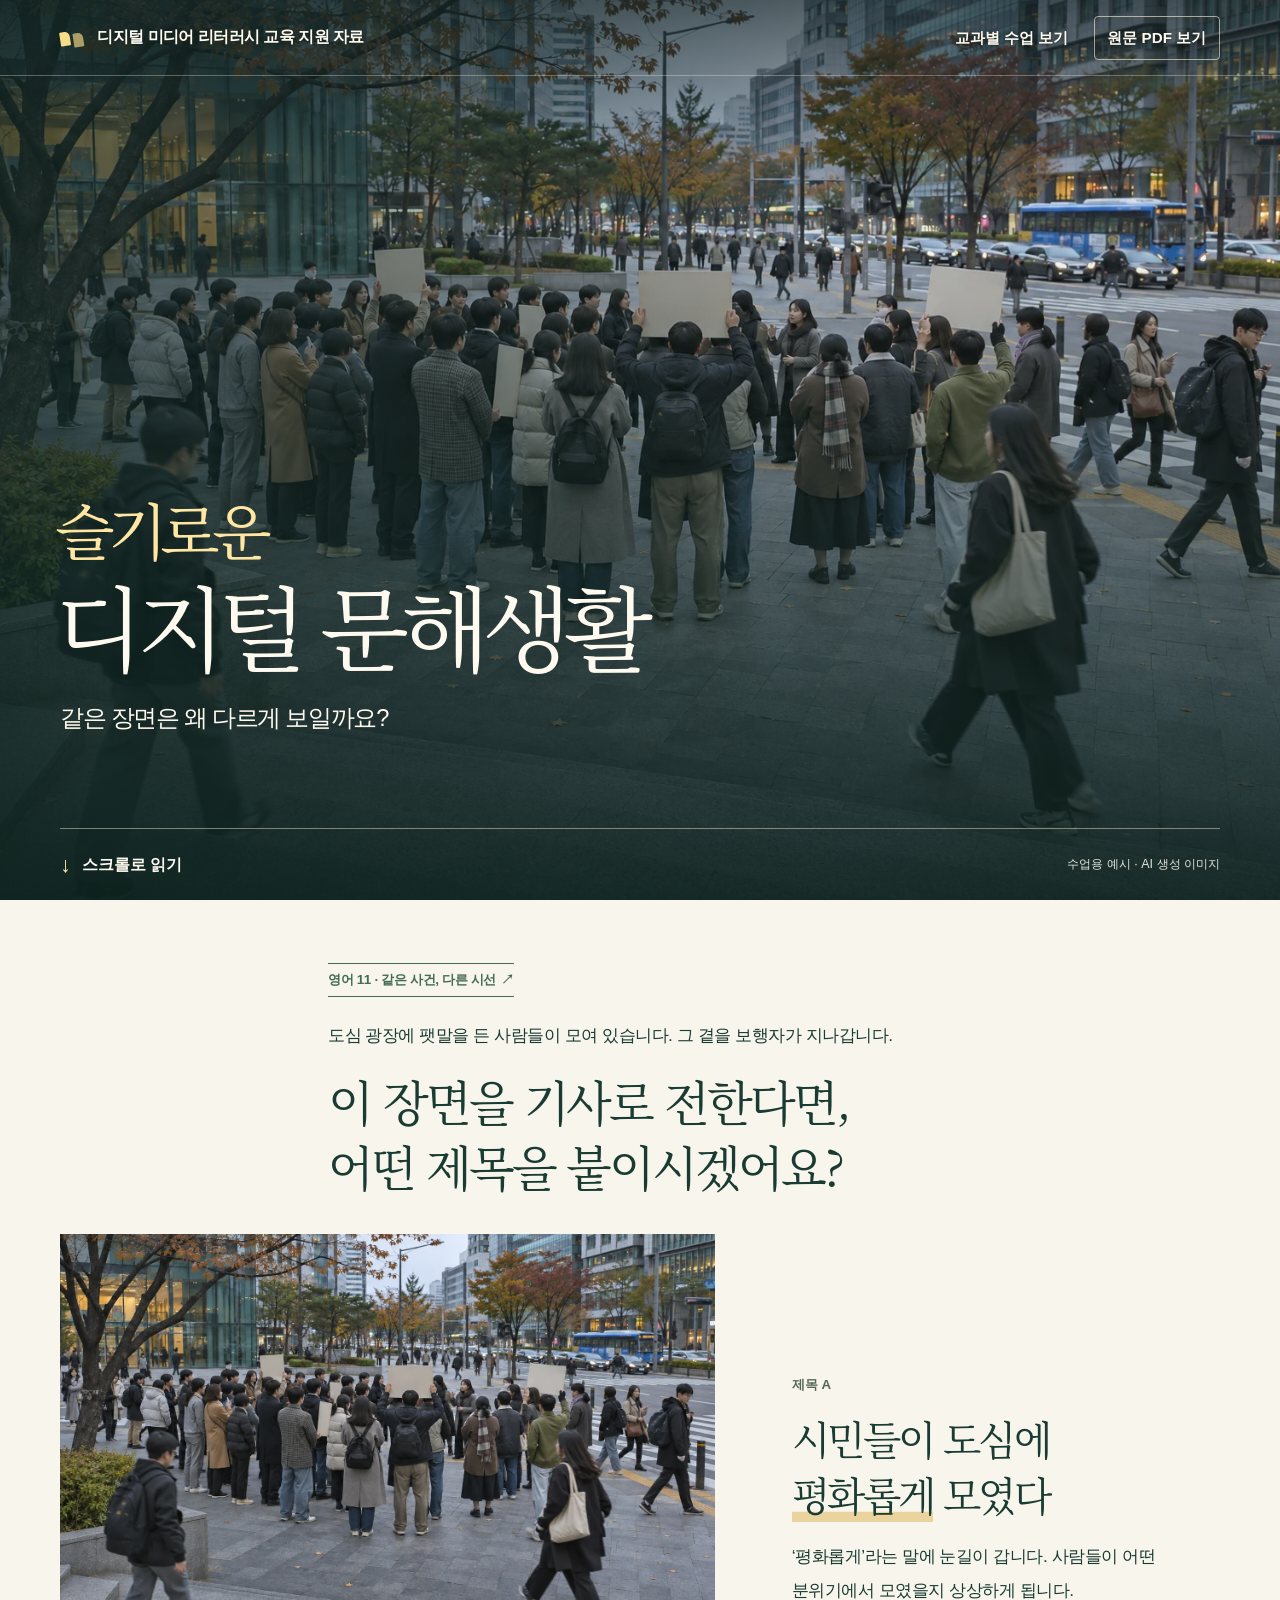
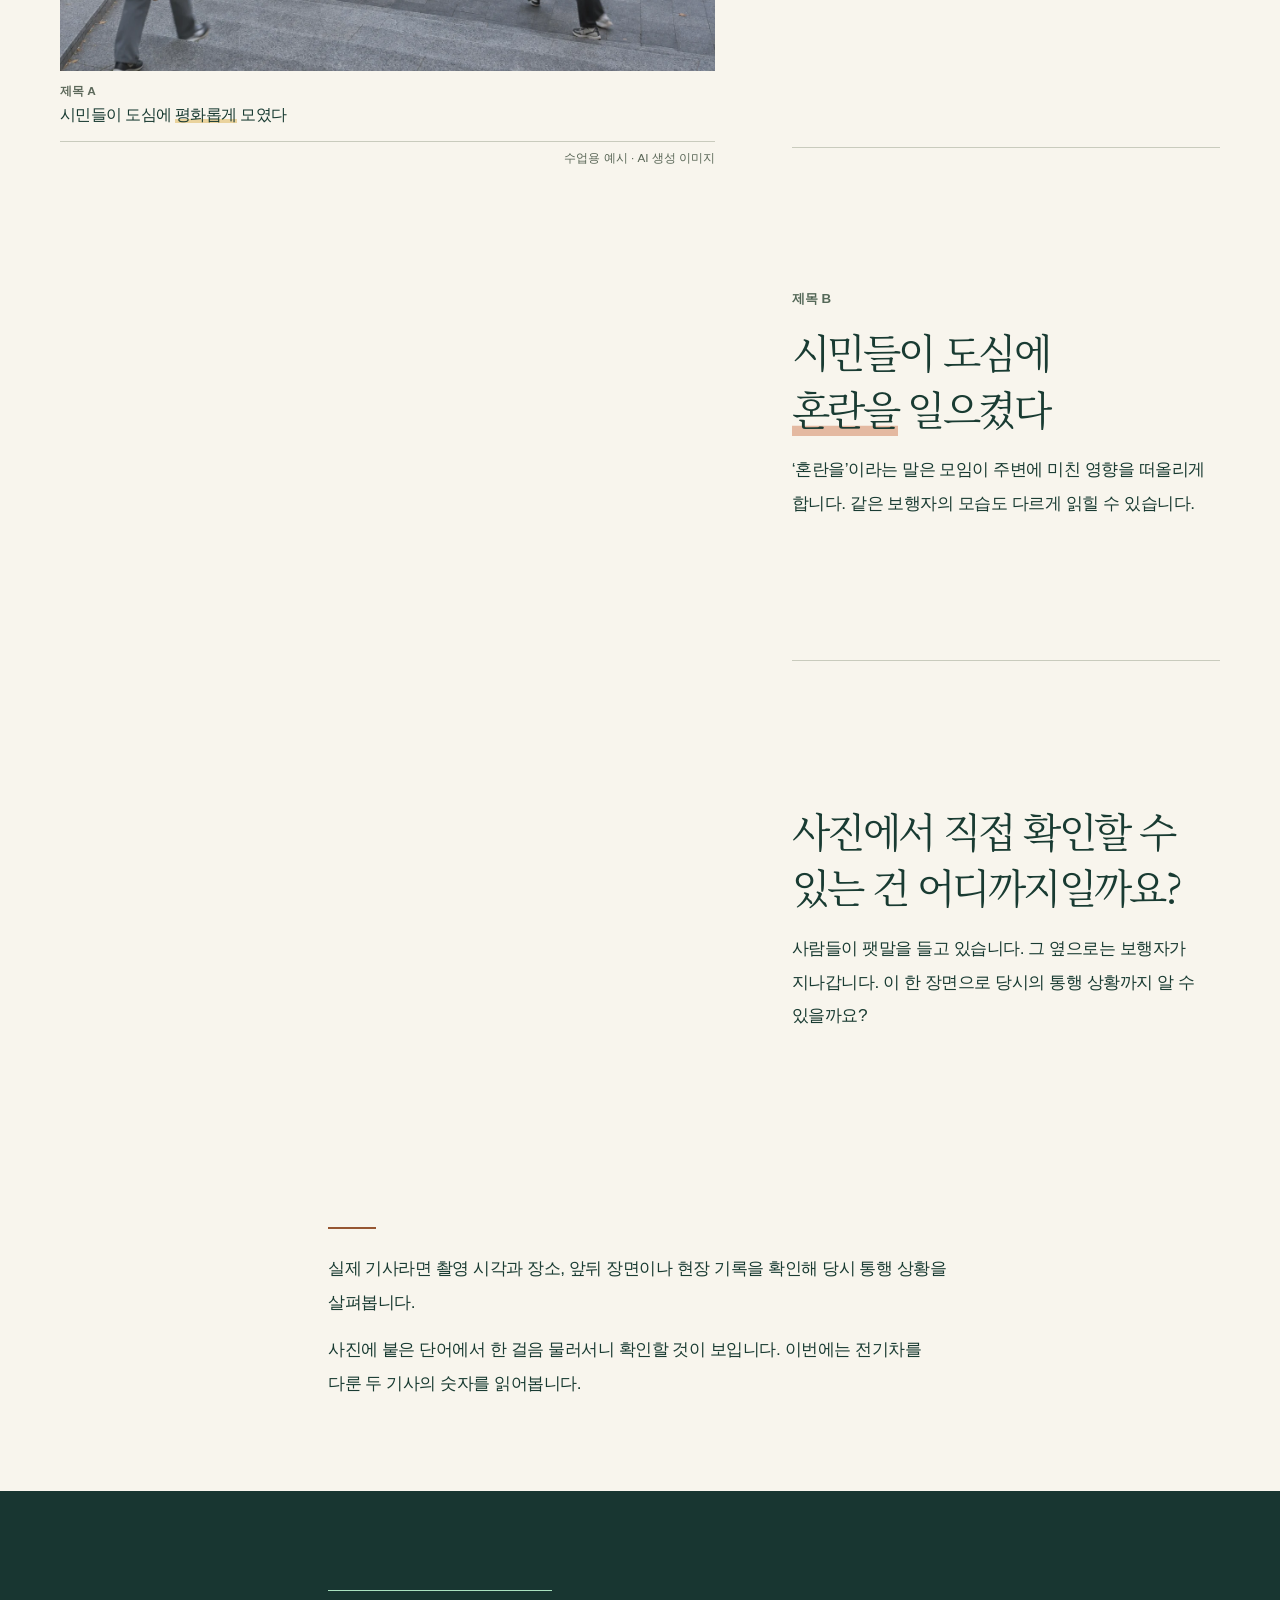
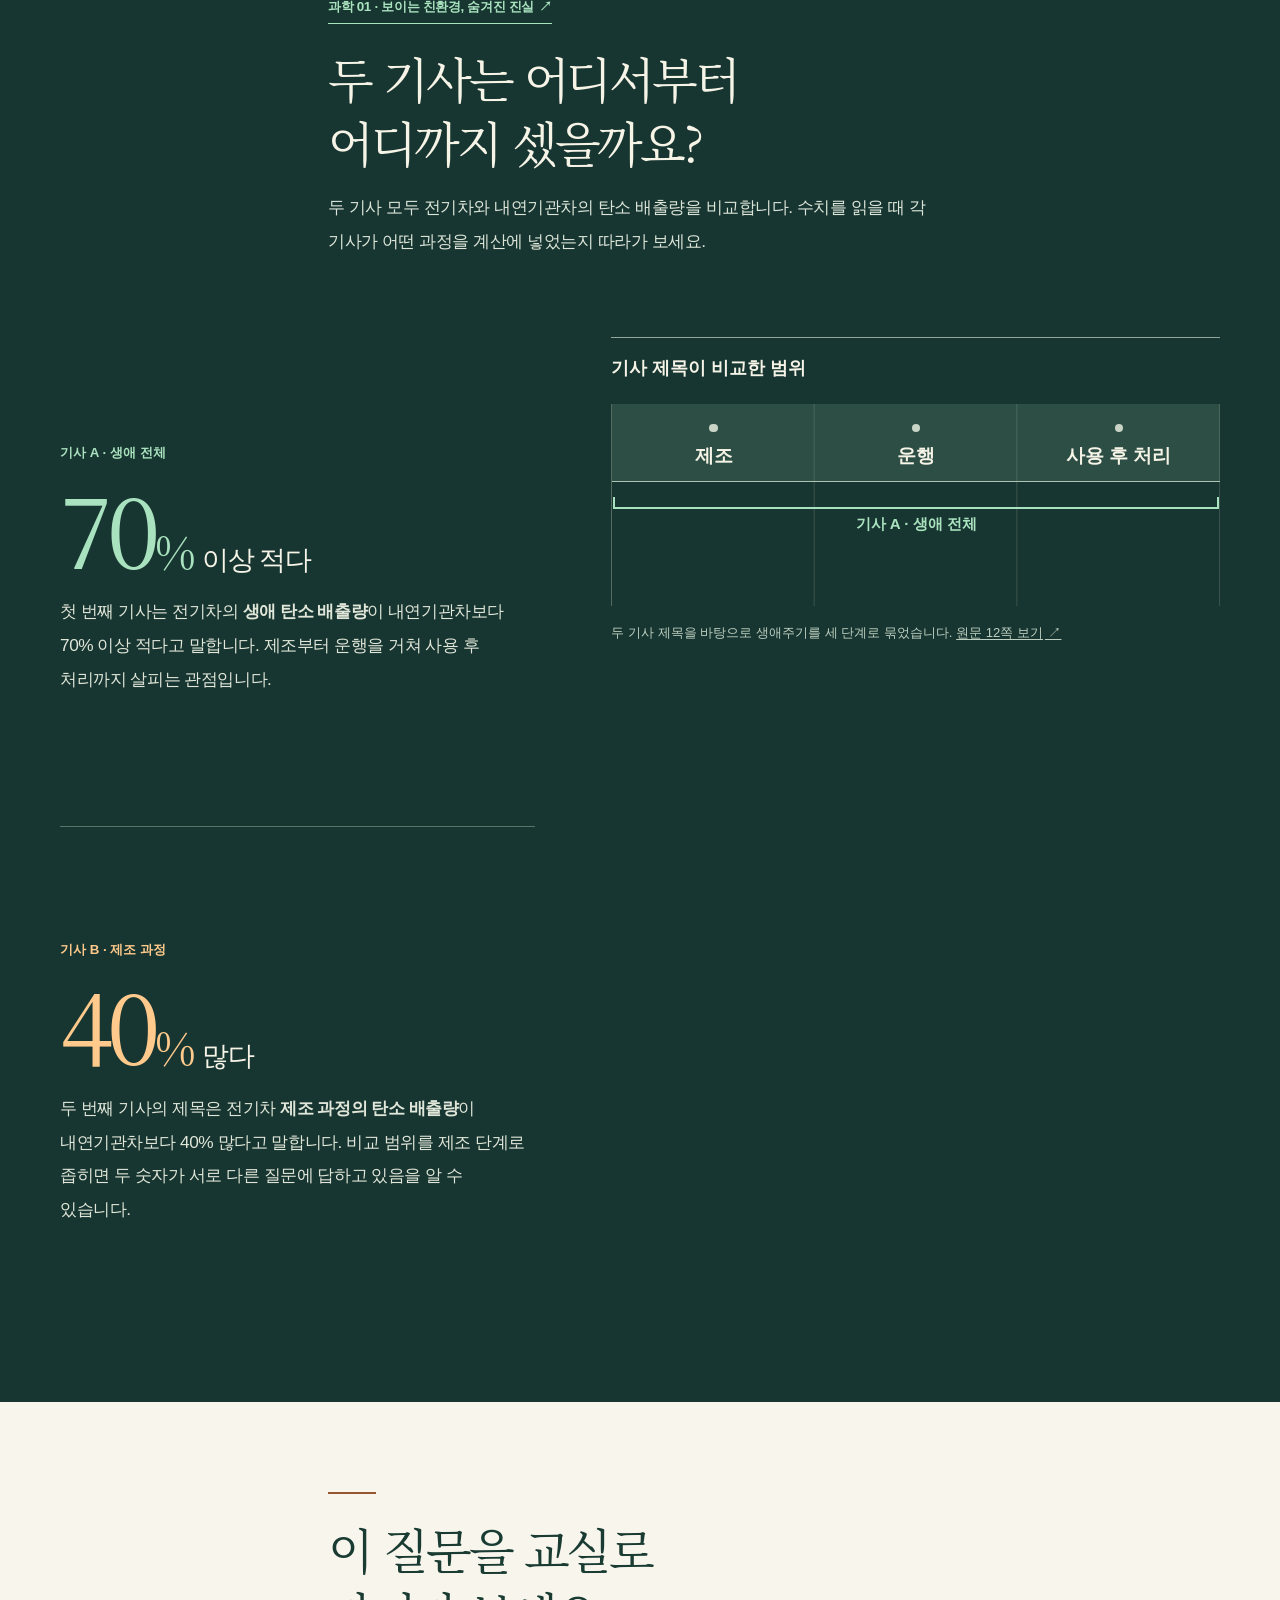
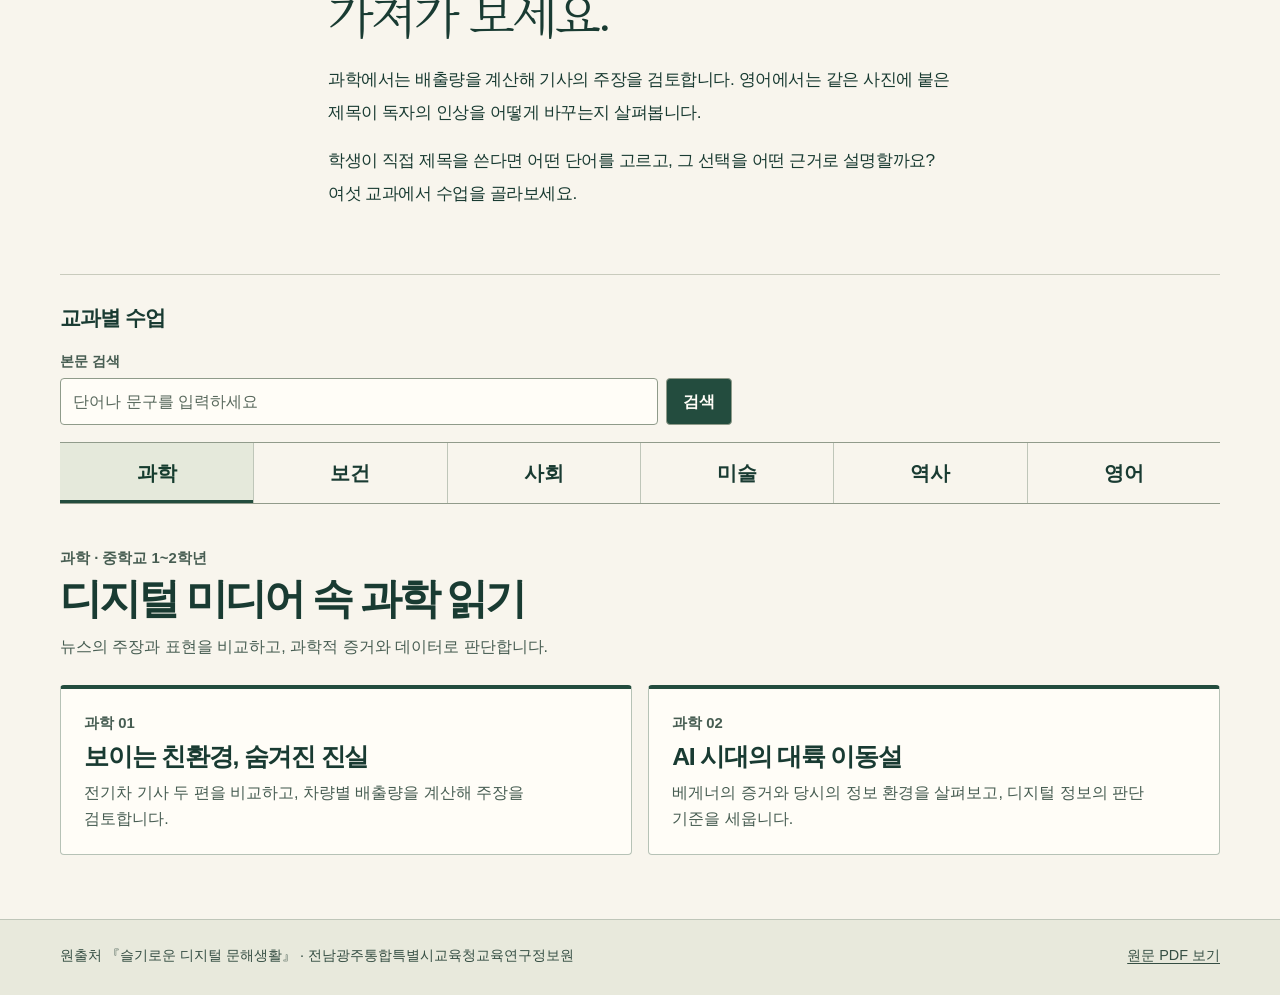
<file: index.html>
<!doctype html>
<html lang="ko">
<head>
  <meta charset="utf-8">
  <meta name="viewport" content="width=device-width, initial-scale=1">
  <meta name="theme-color" content="#152925">
  <meta name="description" content="과학·보건·사회·미술·역사·영어 6개 교과의 디지털 미디어 리터러시 수업 12편.">
  <title>슬기로운 디지털 문해생활</title>
  <link rel="stylesheet" href="assets/style.css">
  <link rel="stylesheet" href="assets/story.css?v=3">
  <link rel="stylesheet" href="assets/search.css?v=3">
  <link rel="preload" as="image" href="assets/hero.webp">
  <link rel="preload" as="font" href="assets/fonts/myeongjo.woff" type="font/woff" crossorigin>
  <script src="assets/site.js?v=3" defer></script>
  <script src="assets/search-index.js?v=3" defer></script>
  <script src="assets/search.js?v=3" defer></script>
</head>
<body class="webzine">
<a class="skip-link" href="#subjects">교과별 수업으로 이동</a>
<header class="cover" aria-labelledby="cover-title">
  <img class="cover-image" src="assets/hero.webp" width="1536" height="1024"
       alt="도심 광장에 팻말을 든 사람들이 모여 있고, 그 곁을 보행자가 지나간다." fetchpriority="high">
  <div class="cover-shade" aria-hidden="true"></div>
  <div class="cover-veil" aria-hidden="true"></div>
  <div class="site-header">
    <div class="shell header-row">
      <a class="brand" href="index.html"><span class="brand-mark" aria-hidden="true"></span>디지털 미디어 리터러시 교육 지원 자료</a>
      <nav class="header-links" aria-label="주 메뉴">
        <a href="#subjects">교과별 수업 보기</a>
        <a class="pdf-button" href="https://drive.google.com/file/d/1oHFbGTHitLCZoC8ndZX6Gexwn5Ip-Q_L/view?usp=drivesdk" target="_blank" rel="noopener noreferrer">원문 PDF 보기</a>
      </nav>
    </div>
  </div>
  <div class="shell cover-copy" data-search-section="cover-title">
    <h1 class="display" id="cover-title"><span>슬기로운</span> 디지털 문해생활</h1>
    <p>같은 장면은 왜 다르게 보일까요?</p>
  </div>
  <div class="shell cover-foot">
    <a href="#opening" class="begin-reading"><span aria-hidden="true">↓</span> 스크롤로 읽기</a>
    <small>수업용 예시 · AI 생성 이미지</small>
  </div>
</header>

<main>
  <article aria-labelledby="cover-title">
    <section class="photo-chapter" aria-labelledby="photo-title" data-search-section="photo-title">
      <div class="reading-column chapter-intro" id="opening">
        <a class="lesson-ref" href="lessons/english-11.html">영어 11 · 같은 사건, 다른 시선<span aria-hidden="true"> ↗</span></a>
        <p>도심 광장에 팻말을 든 사람들이 모여 있습니다. 그 곁을 보행자가 지나갑니다.</p>
        <h2 class="display" id="photo-title">이 장면을 기사로 전한다면,<br>어떤 제목을 붙이시겠어요?</h2>
      </div>
      <div class="shell story-spread photo-spread" data-scroll-story>
        <figure class="story-visual photo-plate">
          <div class="photo-frame">
            <img src="assets/hero.webp" width="1536" height="1024"
                 alt="광장 가운데 사람들이 빈 팻말을 들고 서 있다. 오른쪽에는 횡단보도를 지나는 사람이 보인다.">
            <div class="photo-marks" aria-hidden="true">
              <span class="photo-mark placard"><span>팻말을 든 사람들</span></span>
              <span class="photo-mark passerby"><span>지나가는 보행자</span></span>
            </div>
          </div>
          <div class="caption-pair" aria-hidden="true">
            <div class="caption-a"><b>제목 A</b><span>시민들이 도심에 <em>평화롭게</em> 모였다</span></div>
            <div class="caption-b"><b>제목 B</b><span>시민들이 도심에 <em>혼란을</em> 일으켰다</span></div>
          </div>
          <figcaption>수업용 예시 · AI 생성 이미지</figcaption>
        </figure>
        <div class="story-text">
          <div class="story-step" data-step="title-a">
            <p class="step-label">제목 A</p>
            <blockquote class="display">시민들이 도심에 <em>평화롭게</em> 모였다</blockquote>
            <p>‘평화롭게’라는 말에 눈길이 갑니다. 사람들이 어떤 분위기에서 모였을지 상상하게 됩니다.</p>
          </div>
          <div class="story-step" data-step="title-b">
            <p class="step-label">제목 B</p>
            <blockquote class="display">시민들이 도심에 <em>혼란을</em> 일으켰다</blockquote>
            <p>‘혼란을’이라는 말은 모임이 주변에 미친 영향을 떠올리게 합니다. 같은 보행자의 모습도 다르게 읽힐 수 있습니다.</p>
          </div>
          <div class="story-step" data-step="evidence">
            <h3 class="display">사진에서 직접 확인할 수 있는 건 어디까지일까요?</h3>
            <p>사람들이 팻말을 들고 있습니다. 그 옆으로는 보행자가 지나갑니다. 이 한 장면으로 당시의 통행 상황까지 알 수 있을까요?</p>
          </div>
        </div>
      </div>
      <div class="reading-column bridge">
        <p>실제 기사라면 촬영 시각과 장소, 앞뒤 장면이나 현장 기록을 확인해 당시 통행 상황을 살펴봅니다.</p>
        <p>사진에 붙은 단어에서 한 걸음 물러서니 확인할 것이 보입니다. 이번에는 전기차를 다룬 두 기사의 숫자를 읽어봅니다.</p>
      </div>
    </section>

    <section class="science-chapter" aria-labelledby="scope-title" data-search-section="scope-title">
      <div class="reading-column chapter-intro">
        <a class="lesson-ref" href="lessons/science-01.html">과학 01 · 보이는 친환경, 숨겨진 진실<span aria-hidden="true"> ↗</span></a>
        <h2 class="display" id="scope-title">두 기사는 어디서부터<br>어디까지 셌을까요?</h2>
        <p>두 기사 모두 전기차와 내연기관차의 탄소 배출량을 비교합니다. 수치를 읽을 때 각 기사가 어떤 과정을 계산에 넣었는지 따라가 보세요.</p>
      </div>
      <div class="shell story-spread scope-spread" data-scroll-story>
        <figure class="story-visual scope-plate">
          <figcaption>기사 제목이 비교한 범위</figcaption>
          <div class="scope-chart" role="img" aria-label="기사 A는 제조, 운행, 사용 후 처리를 아우르는 생애 전체를 비교하고, 기사 B는 제조 과정만 비교합니다.">
            <div class="stage-track" aria-hidden="true">
              <span>제조</span><span>운행</span><span>사용 후 처리</span>
            </div>
            <div class="scope-range whole-life" aria-hidden="true"><span>기사 A · 생애 전체</span></div>
            <div class="scope-range manufacturing" aria-hidden="true"><span>기사 B · 제조 과정</span></div>
          </div>
          <p class="scope-source">두 기사 제목을 바탕으로 생애주기를 세 단계로 묶었습니다. <a href="https://drive.google.com/file/d/1oHFbGTHitLCZoC8ndZX6Gexwn5Ip-Q_L/view?usp=drivesdk#page=12" target="_blank" rel="noopener noreferrer">원문 12쪽 보기<span aria-hidden="true"> ↗</span></a></p>
        </figure>
        <div class="story-text">
          <div class="story-step" data-step="life">
            <p class="step-label">기사 A · 생애 전체</p>
            <blockquote><span class="claim-number display">70<small>%</small></span> <span class="claim-change">이상 적다</span></blockquote>
            <p>첫 번째 기사는 전기차의 <strong>생애 탄소 배출량</strong>이 내연기관차보다 70% 이상 적다고 말합니다. 제조부터 운행을 거쳐 사용 후 처리까지 살피는 관점입니다.</p>
          </div>
          <div class="story-step" data-step="manufacture">
            <p class="step-label">기사 B · 제조 과정</p>
            <blockquote><span class="claim-number display">40<small>%</small></span> <span class="claim-change">많다</span></blockquote>
            <p>두 번째 기사의 제목은 전기차 <strong>제조 과정의 탄소 배출량</strong>이 내연기관차보다 40% 많다고 말합니다. 비교 범위를 제조 단계로 좁히면 두 숫자가 서로 다른 질문에 답하고 있음을 알 수 있습니다.</p>
          </div>
        </div>
      </div>
    </section>

    <section class="reading-column classroom" aria-labelledby="classroom-title" data-search-section="classroom-title">
      <h2 class="display" id="classroom-title">이 질문을 교실로<br>가져가 보세요.</h2>
      <p>과학에서는 배출량을 계산해 기사의 주장을 검토합니다. 영어에서는 같은 사진에 붙은 제목이 독자의 인상을 어떻게 바꾸는지 살펴봅니다.</p>
      <p>학생이 직접 제목을 쓴다면 어떤 단어를 고르고, 그 선택을 어떤 근거로 설명할까요? 여섯 교과에서 수업을 골라보세요.</p>
    </section>
  </article>
  <section class="shell school-index" id="subjects" aria-labelledby="subjects-title">
    <h2 class="subject-label" id="subjects-title">교과별 수업</h2>
    <form class="lesson-search" role="search" aria-label="웹진 본문 검색" data-lesson-search hidden>
      <label for="search-query">본문 검색</label>
      <div class="search-field">
        <input id="search-query" name="q" type="search" placeholder="단어나 문구를 입력하세요"
               autocomplete="off" enterkeyhint="search">
        <button type="submit">검색</button>
      </div>
      <p class="search-status" role="status"></p>
    </form>
    <ul class="search-results" data-search-results aria-label="본문 검색 결과" hidden></ul>
    <nav class="subject-menu" aria-label="교과 선택" data-subject-menu>
      <a href="#science" data-subject="science" aria-controls="science">과학</a>
      <a href="#health" data-subject="health" aria-controls="health">보건</a>
      <a href="#social" data-subject="social" aria-controls="social">사회</a>
      <a href="#art" data-subject="art" aria-controls="art">미술</a>
      <a href="#history" data-subject="history" aria-controls="history">역사</a>
      <a href="#english" data-subject="english" aria-controls="english">영어</a>
    </nav>
    <section class="course" id="science" aria-labelledby="science-title" data-subject-panel>
      <p class="course-kicker">과학 · 중학교 1~2학년</p>
      <h3 id="science-title">디지털 미디어 속 과학 읽기</h3>
      <p class="course-description">뉴스의 주장과 표현을 비교하고, 과학적 증거와 데이터로 판단합니다.</p>
      <div class="project-grid">
        <a class="project-card" href="lessons/science-01.html">
          <span class="lesson-code">과학 01</span>
          <strong>보이는 친환경, 숨겨진 진실</strong>
          <p>전기차 기사 두 편을 비교하고, 차량별 배출량을 계산해 주장을 검토합니다.</p>
        </a>
        <a class="project-card" href="lessons/science-02.html">
          <span class="lesson-code">과학 02</span>
          <strong>AI 시대의 대륙 이동설</strong>
          <p>베게너의 증거와 당시의 정보 환경을 살펴보고, 디지털 정보의 판단 기준을 세웁니다.</p>
        </a>
      </div>
    </section>
    <section class="course" id="health" aria-labelledby="health-title" data-subject-panel>
      <p class="course-kicker">보건 · 중학교 2학년</p>
      <h3 id="health-title">건강 정보, 믿어도 될까</h3>
      <p class="course-description">건강·약물 정보의 신뢰성과 AI 이미지에 반영된 고정관념을 살펴봅니다.</p>
      <div class="project-grid">
        <a class="project-card" href="lessons/health-03.html">
          <span class="lesson-code">보건 03</span>
          <strong>AI 시대, 약물 정보를 읽는 힘을 기르다</strong>
          <p>AI 답변과 광고의 근거를 공공기관 자료와 대조하고, 건강정보를 검증하는 콘텐츠를 만듭니다.</p>
        </a>
        <a class="project-card" href="lessons/health-04.html">
          <span class="lesson-code">보건 04</span>
          <strong>AI가 보여주는 ‘나다움’은 진짜일까?</strong>
          <p>AI의 인물 이미지에서 반복되는 표현을 찾고, 다양성을 반영해 프롬프트를 고칩니다.</p>
        </a>
      </div>
    </section>
    <section class="course" id="social" aria-labelledby="social-title" data-subject-panel>
      <p class="course-kicker">사회 · 중학교 2~3학년</p>
      <h3 id="social-title">미디어가 만드는 여론</h3>
      <p class="course-description">지역에 대한 표현이 퍼지는 방식과 추천 화면이 정보를 고르는 방식을 탐구합니다.</p>
      <div class="project-grid">
        <a class="project-card" href="lessons/social-05.html">
          <span class="lesson-code">사회 05</span>
          <strong>우리 지역, 우리의 언어</strong>
          <p>지역 혐오 표현의 배경을 탐구하고, 존중하는 언어로 바꿔 쓰며 캠페인을 기획합니다.</p>
        </a>
        <a class="project-card" href="lessons/social-06.html">
          <span class="lesson-code">사회 06</span>
          <strong>알고리즘의 감옥</strong>
          <p>추천 콘텐츠가 어떻게 변하는지 관찰하고, 미디어 소비 습관을 기록해 성찰합니다.</p>
        </a>
      </div>
    </section>
    <section class="course" id="art" aria-labelledby="art-title" data-subject-panel>
      <p class="course-kicker">미술 · 중학교 1~3학년</p>
      <h3 id="art-title">이미지의 진실과 거짓</h3>
      <p class="course-description">AI 이미지와 추천 화면을 시각 언어로 읽고, 새로운 이미지와 데이터 자화상을 만듭니다.</p>
      <div class="project-grid">
        <a class="project-card" href="lessons/art-07.html">
          <span class="lesson-code">미술 07</span>
          <strong>AI는 왜 비슷한 이미지를 만들까?</strong>
          <p>여러 AI 이미지의 색·구도·상징을 비교하고, 다른 관점으로 미래 학교를 표현합니다.</p>
        </a>
        <a class="project-card" href="lessons/art-08.html">
          <span class="lesson-code">미술 08</span>
          <strong>보이는 나, 기록되는 나</strong>
          <p>검색·시청·반응이 남기는 흔적을 살피고, 색과 형태로 데이터 자화상을 만듭니다.</p>
        </a>
      </div>
    </section>
    <section class="course" id="history" aria-labelledby="history-title" data-subject-panel>
      <p class="course-kicker">역사 · 중학교 3학년~고등학교 1학년</p>
      <h3 id="history-title">과거를 둘러싼 디지털 기록</h3>
      <p class="course-description">역사 기사와 이미지의 출처·맥락을 살피고, 근거를 갖춰 바로잡거나 해설합니다.</p>
      <div class="project-grid">
        <a class="project-card" href="lessons/history-09.html">
          <span class="lesson-code">역사 09</span>
          <strong>역사 속 가짜 뉴스 바로잡기</strong>
          <p>4·19 혁명과 5·18 민주화운동 관련 보도를 사료와 대조하고 정정 콘텐츠를 만듭니다.</p>
        </a>
        <a class="project-card" href="lessons/history-10.html">
          <span class="lesson-code">역사 10</span>
          <strong>디지털 역사 이미지 바로 읽기</strong>
          <p>피난민 사진, 새마을운동 포스터, 5·18 이미지를 비교해 출처가 담긴 해설을 씁니다.</p>
        </a>
      </div>
    </section>
    <section class="course" id="english" aria-labelledby="english-title" data-subject-panel>
      <p class="course-kicker">영어 · 중학교 3학년~고등학교 1학년</p>
      <h3 id="english-title">영어로 읽는 디지털 세상</h3>
      <p class="course-description">영어 뉴스의 관점을 비교하고, 온라인에서 이견을 존중하며 표현하는 연습을 합니다.</p>
      <div class="project-grid">
        <a class="project-card" href="lessons/english-11.html">
          <span class="lesson-code">영어 11</span>
          <strong>같은 사건, 다른 시선</strong>
          <p>같은 사진에 붙은 두 제목을 읽고, 스마트폰 사용을 다룬 영어 기사의 관점을 비교합니다.</p>
        </a>
        <a class="project-card" href="lessons/english-12.html">
          <span class="lesson-code">영어 12</span>
          <strong>온라인 소통과 디지털 예절</strong>
          <p>영어 댓글을 존중의 표현으로 고쳐 쓰고, 온라인 토론방 역할극에서 연습합니다.</p>
        </a>
      </div>
    </section>
  </section>
</main>
<footer class="site-footer">
  <div class="shell footer-row">
    <p>원출처 『슬기로운 디지털 문해생활』 · 전남광주통합특별시교육청교육연구정보원</p>
    <a href="https://drive.google.com/file/d/1oHFbGTHitLCZoC8ndZX6Gexwn5Ip-Q_L/view?usp=drivesdk" target="_blank" rel="noopener noreferrer">원문 PDF 보기</a>
  </div>
</footer>
</body>
</html>
</file>
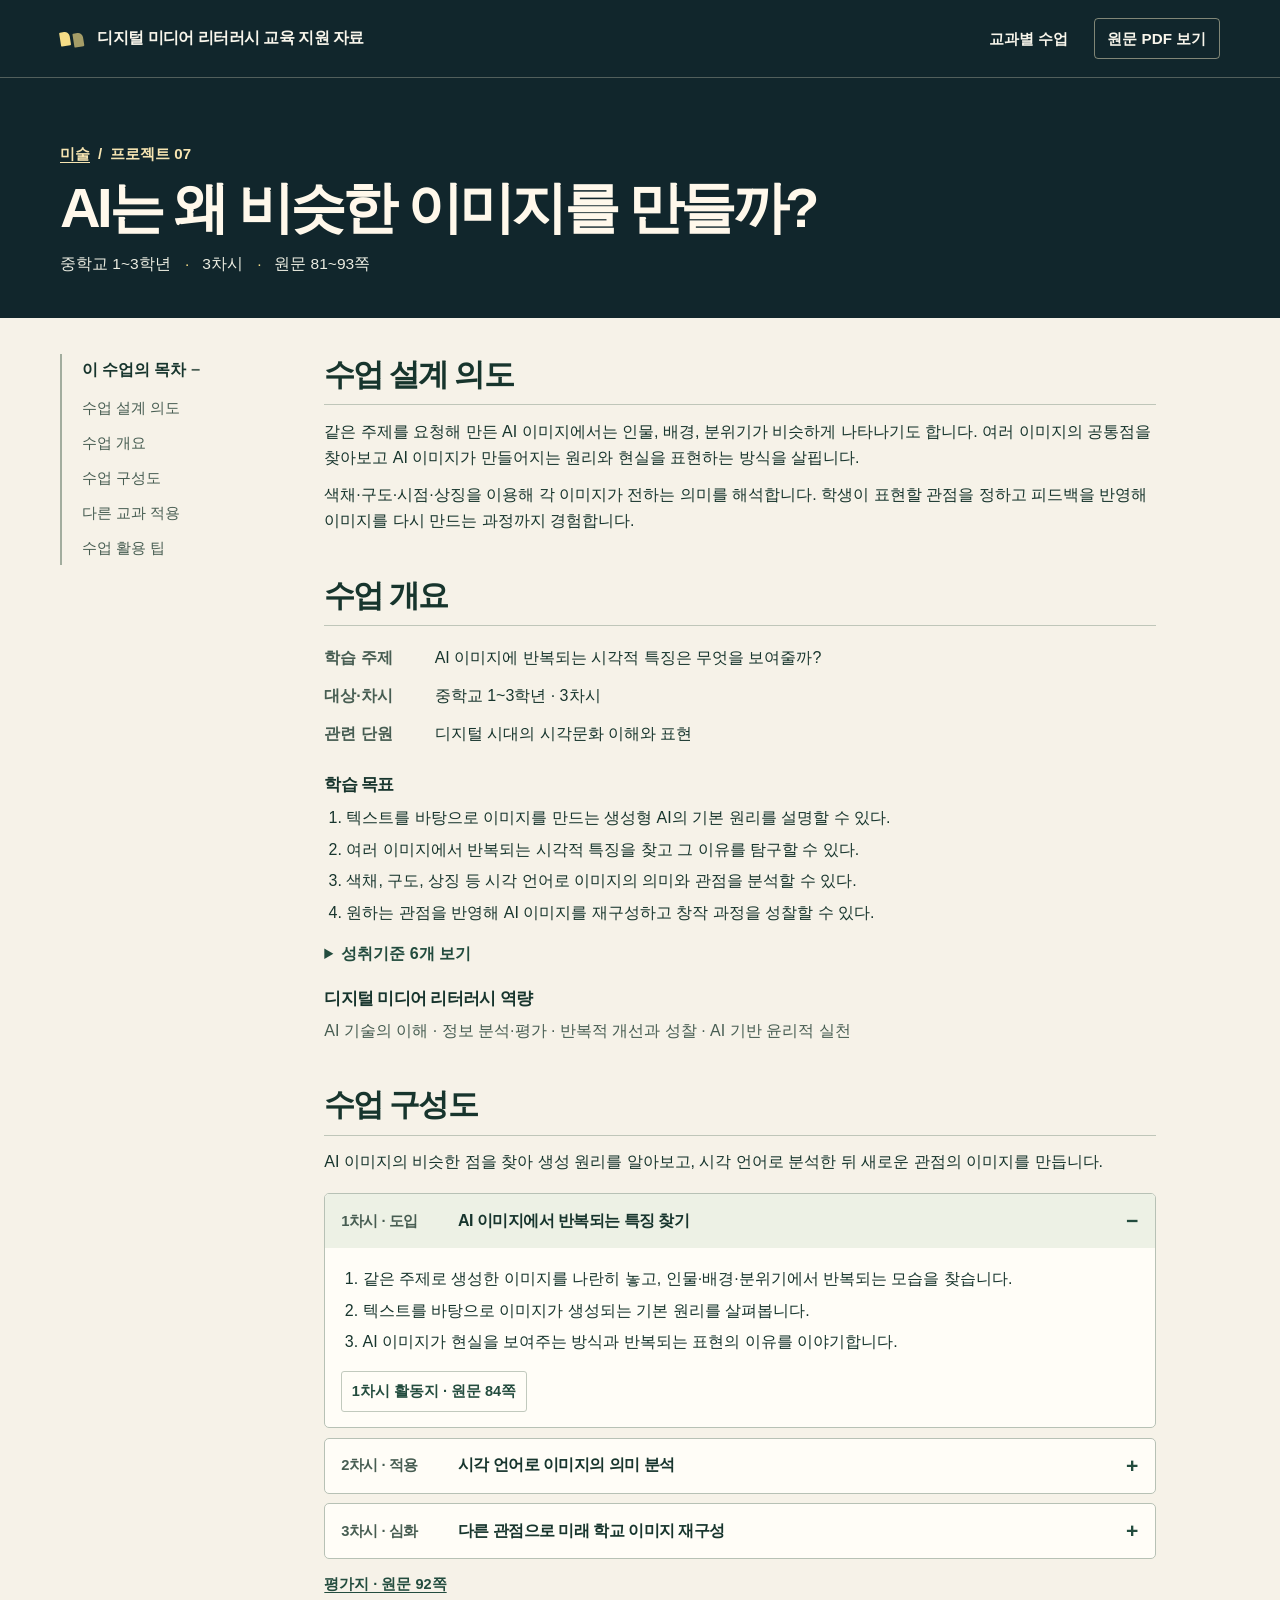
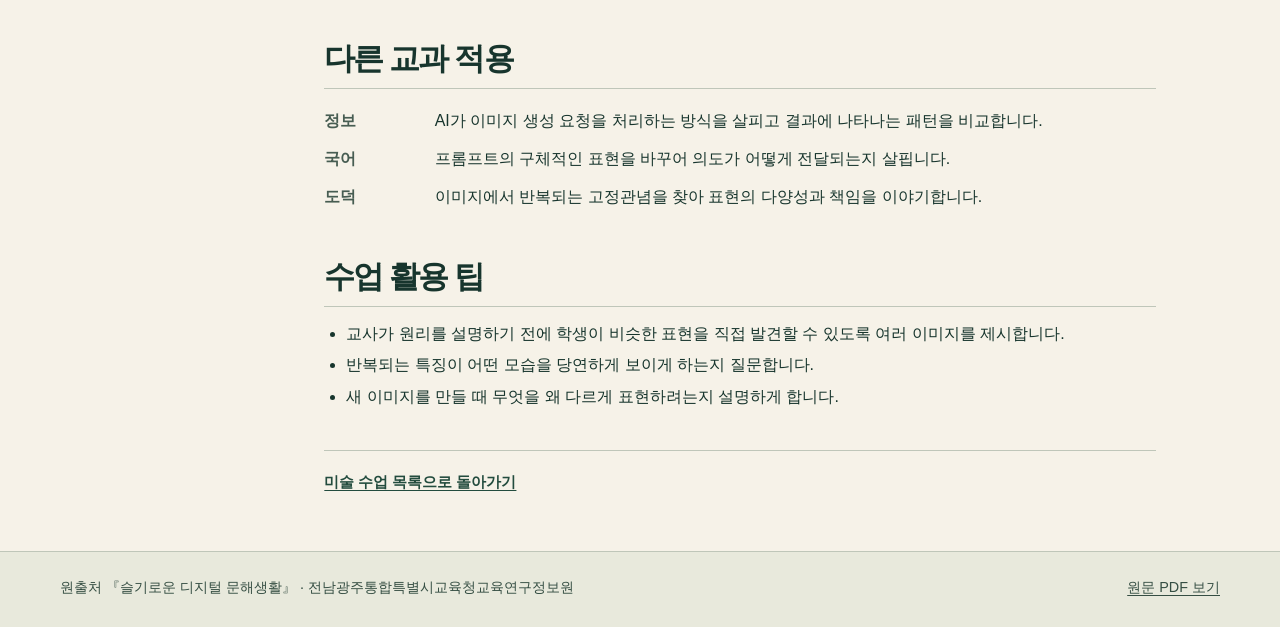
<file: lessons/art-07.html>
<!doctype html>
<html lang="ko">
<head>
  <meta charset="utf-8">
  <meta name="viewport" content="width=device-width, initial-scale=1">
  <meta name="theme-color" content="#11262c">
  <meta name="description" content="여러 AI 이미지의 색·구도·상징을 비교하고, 다른 관점으로 미래 학교를 표현합니다.">
  <title>AI는 왜 비슷한 이미지를 만들까? | 슬기로운 디지털 문해생활</title>
  <link rel="stylesheet" href="../assets/style.css">
  <script src="../assets/site.js?v=3" defer></script>
</head>
<body>
<a class="skip-link" href="#lesson">수업 본문으로 이동</a>
<div class="lesson-banner">
<header class="site-header">
  <div class="shell header-row">
    <a class="brand" href="../index.html"><span class="brand-mark" aria-hidden="true"></span>디지털 미디어 리터러시 교육 지원 자료</a>
    <nav class="header-links" aria-label="주 메뉴">
      <a href="../index.html#art">교과별 수업</a>
      <a class="pdf-button" href="https://drive.google.com/file/d/1oHFbGTHitLCZoC8ndZX6Gexwn5Ip-Q_L/view?usp=drivesdk" target="_blank" rel="noopener noreferrer">원문 PDF 보기</a>
    </nav>
  </div>
</header>
  <div class="shell lesson-heading">
    <nav class="breadcrumbs" aria-label="현재 위치">
      <a href="../index.html#art">미술</a><span aria-hidden="true">/</span><span>프로젝트 07</span>
    </nav>
    <h1>AI는 왜 비슷한 이미지를 만들까?</h1>
    <p class="lesson-meta"><span>중학교 1~3학년</span><span>3차시</span><span>원문 81~93쪽</span></p>
  </div>
</div>
<div class="shell reading-layout">
  <details class="on-page" open>
    <summary>이 수업의 목차</summary>
    <nav aria-label="수업 목차">
      <a href="#intent">수업 설계 의도</a>
      <a href="#overview">수업 개요</a>
      <a href="#flow">수업 구성도</a>
      <a href="#transfer">다른 교과 적용</a>
      <a href="#tips">수업 활용 팁</a>
    </nav>
  </details>
  <main class="reading-main" id="lesson">
    <section class="lesson-section" id="intent">
      <h2>수업 설계 의도</h2>
      <p>같은 주제를 요청해 만든 AI 이미지에서는 인물, 배경, 분위기가 비슷하게 나타나기도 합니다. 여러 이미지의 공통점을 찾아보고 AI 이미지가 만들어지는 원리와 현실을 표현하는 방식을 살핍니다.</p>
      <p>색채·구도·시점·상징을 이용해 각 이미지가 전하는 의미를 해석합니다. 학생이 표현할 관점을 정하고 피드백을 반영해 이미지를 다시 만드는 과정까지 경험합니다.</p>
    </section>
    <section class="lesson-section" id="overview">
      <h2>수업 개요</h2>
      <dl class="overview-dl">
        <div><dt>학습 주제</dt><dd>AI 이미지에 반복되는 시각적 특징은 무엇을 보여줄까?</dd></div>
        <div><dt>대상·차시</dt><dd>중학교 1~3학년 · 3차시</dd></div>
        <div><dt>관련 단원</dt><dd>디지털 시대의 시각문화 이해와 표현</dd></div>
      </dl>
      <h3>학습 목표</h3>
      <ol>
        <li>텍스트를 바탕으로 이미지를 만드는 생성형 AI의 기본 원리를 설명할 수 있다.</li>
        <li>여러 이미지에서 반복되는 시각적 특징을 찾고 그 이유를 탐구할 수 있다.</li>
        <li>색채, 구도, 상징 등 시각 언어로 이미지의 의미와 관점을 분석할 수 있다.</li>
        <li>원하는 관점을 반영해 AI 이미지를 재구성하고 창작 과정을 성찰할 수 있다.</li>
      </ol>
      <details class="standards">
        <summary>성취기준 6개 보기</summary>
        <ul>
          <li><span class="standard-code">9미01-02</span> 시각 문화의 의미와 역할을 알고 이미지를 비판적으로 해석할 수 있다.</li>
          <li><span class="standard-code">9미01-04</span> 삶과 미술의 관계를 이해하고 다양한 분야와의 연결 방안을 모색할 수 있다.</li>
          <li><span class="standard-code">9미02-03</span> 조형 요소와 원리, 표현 재료와 방법, 디지털 매체를 포함한 다양한 매체를 활용하여 주제를 효과적으로 표현할 수 있다.</li>
          <li><span class="standard-code">9미02-04</span> 자신과 타인의 작품을 존중하며, 다양한 방법으로 공유하고 소통할 수 있다.</li>
          <li><span class="standard-code">9미02-05</span> 미술 표현 과정에서의 경험을 성찰하고 삶의 문제 해결에 활용할 수 있다.</li>
          <li><span class="standard-code">9미03-02</span> 작품의 내용과 형식을 분석하고 미술 용어와 지식을 활용하여 설명할 수 있다.</li>
        </ul>
      </details>
      <h3>디지털 미디어 리터러시 역량</h3>
      <p class="skill-list">AI 기술의 이해 · 정보 분석·평가 · 반복적 개선과 성찰 · AI 기반 윤리적 실천</p>
    </section>
    <section class="lesson-section" id="flow">
      <h2>수업 구성도</h2>
      <p>AI 이미지의 비슷한 점을 찾아 생성 원리를 알아보고, 시각 언어로 분석한 뒤 새로운 관점의 이미지를 만듭니다.</p>
      <div class="session-list">
      <details class="session" id="session-1" open>
        <summary><span class="session-index">1차시 · 도입</span><span>AI 이미지에서 반복되는 특징 찾기</span></summary>
        <div class="session-body">
          <ol>
            <li>같은 주제로 생성한 이미지를 나란히 놓고, 인물·배경·분위기에서 반복되는 모습을 찾습니다.</li>
            <li>텍스트를 바탕으로 이미지가 생성되는 기본 원리를 살펴봅니다.</li>
            <li>AI 이미지가 현실을 보여주는 방식과 반복되는 표현의 이유를 이야기합니다.</li>
          </ol>
          <div class="resource-list" aria-label="1차시 자료">
        <div class="resource-pdf"><a class="resource-link" href="https://drive.google.com/file/d/1oHFbGTHitLCZoC8ndZX6Gexwn5Ip-Q_L/view?usp=drivesdk#page=84" target="_blank" rel="noopener noreferrer">1차시 활동지 · 원문 84쪽</a></div>
          </div>
        </div>
      </details>
      <details class="session" id="session-2">
        <summary><span class="session-index">2차시 · 적용</span><span>시각 언어로 이미지의 의미 분석</span></summary>
        <div class="session-body">
          <ol>
            <li>인물, 색채, 배경, 구도, 시점, 크기와 상징을 구분해 이미지를 관찰합니다.</li>
            <li>각 요소가 주는 느낌과 의미를 비교하고 이를 뒷받침하는 표현을 찾습니다.</li>
            <li>반복되는 특징이 어떤 가치와 관점을 자연스럽게 느끼게 하는지 토의합니다.</li>
          </ol>
          <div class="resource-list" aria-label="2차시 자료">
        <div class="resource-pdf"><a class="resource-link" href="https://drive.google.com/file/d/1oHFbGTHitLCZoC8ndZX6Gexwn5Ip-Q_L/view?usp=drivesdk#page=87" target="_blank" rel="noopener noreferrer">2차시 활동지 · 원문 87쪽</a></div>
          </div>
        </div>
      </details>
      <details class="session" id="session-3">
        <summary><span class="session-index">3차시 · 심화</span><span>다른 관점으로 미래 학교 이미지 재구성</span></summary>
        <div class="session-body">
          <ol>
            <li>이미지에서 강조하거나 새롭게 보여 주고 싶은 내용을 정합니다.</li>
            <li>친구와 AI의 피드백 중 반영할 것을 고르고, 프롬프트를 수정해 미래 학교 이미지를 만듭니다.</li>
            <li>생성 결과를 비교하고 표현의 변화와 AI 이미지의 활용 책임을 성찰합니다.</li>
          </ol>
          <div class="resource-list" aria-label="3차시 자료">
        <div class="resource-pdf"><a class="resource-link" href="https://drive.google.com/file/d/1oHFbGTHitLCZoC8ndZX6Gexwn5Ip-Q_L/view?usp=drivesdk#page=90" target="_blank" rel="noopener noreferrer">3차시 활동지 · 원문 90쪽</a></div>
        <div class="resource">
          <a class="resource-link" href="https://m.site.naver.com/2gF89" target="_blank" rel="noopener noreferrer">AI 환각 주의보 보기</a>
          <details class="resource-qr">
            <summary aria-label="AI 환각 주의보 보기 QR 코드 보기">QR 보기</summary>
            <div class="qr-display"><img src="../assets/qr/p082-1.png" width="144" height="144" loading="lazy" alt="AI 환각 주의보 보기 QR 코드"></div>
          </details>
        </div>
          </div>
        </div>
      </details>
      </div>
      <a class="assessment-link" href="https://drive.google.com/file/d/1oHFbGTHitLCZoC8ndZX6Gexwn5Ip-Q_L/view?usp=drivesdk#page=92" target="_blank" rel="noopener noreferrer">평가지 · 원문 92쪽</a>
    </section>
    <section class="lesson-section" id="transfer">
      <h2>다른 교과 적용</h2>
      <dl class="transfer-list">
        <div><dt>정보</dt><dd>AI가 이미지 생성 요청을 처리하는 방식을 살피고 결과에 나타나는 패턴을 비교합니다.</dd></div>
        <div><dt>국어</dt><dd>프롬프트의 구체적인 표현을 바꾸어 의도가 어떻게 전달되는지 살핍니다.</dd></div>
        <div><dt>도덕</dt><dd>이미지에서 반복되는 고정관념을 찾아 표현의 다양성과 책임을 이야기합니다.</dd></div>
      </dl>
    </section>
    <section class="lesson-section" id="tips">
      <h2>수업 활용 팁</h2>
      <ul>
        <li>교사가 원리를 설명하기 전에 학생이 비슷한 표현을 직접 발견할 수 있도록 여러 이미지를 제시합니다.</li>
        <li>반복되는 특징이 어떤 모습을 당연하게 보이게 하는지 질문합니다.</li>
        <li>새 이미지를 만들 때 무엇을 왜 다르게 표현하려는지 설명하게 합니다.</li>
      </ul>
    </section>
    <div class="back-row">
      <a class="return-link" href="../index.html#art">미술 수업 목록으로 돌아가기</a>
    </div>
  </main>
</div>
<footer class="site-footer">
  <div class="shell footer-row">
    <p>원출처 『슬기로운 디지털 문해생활』 · 전남광주통합특별시교육청교육연구정보원</p>
    <a href="https://drive.google.com/file/d/1oHFbGTHitLCZoC8ndZX6Gexwn5Ip-Q_L/view?usp=drivesdk" target="_blank" rel="noopener noreferrer">원문 PDF 보기</a>
  </div>
</footer>
</body>
</html>
</file>
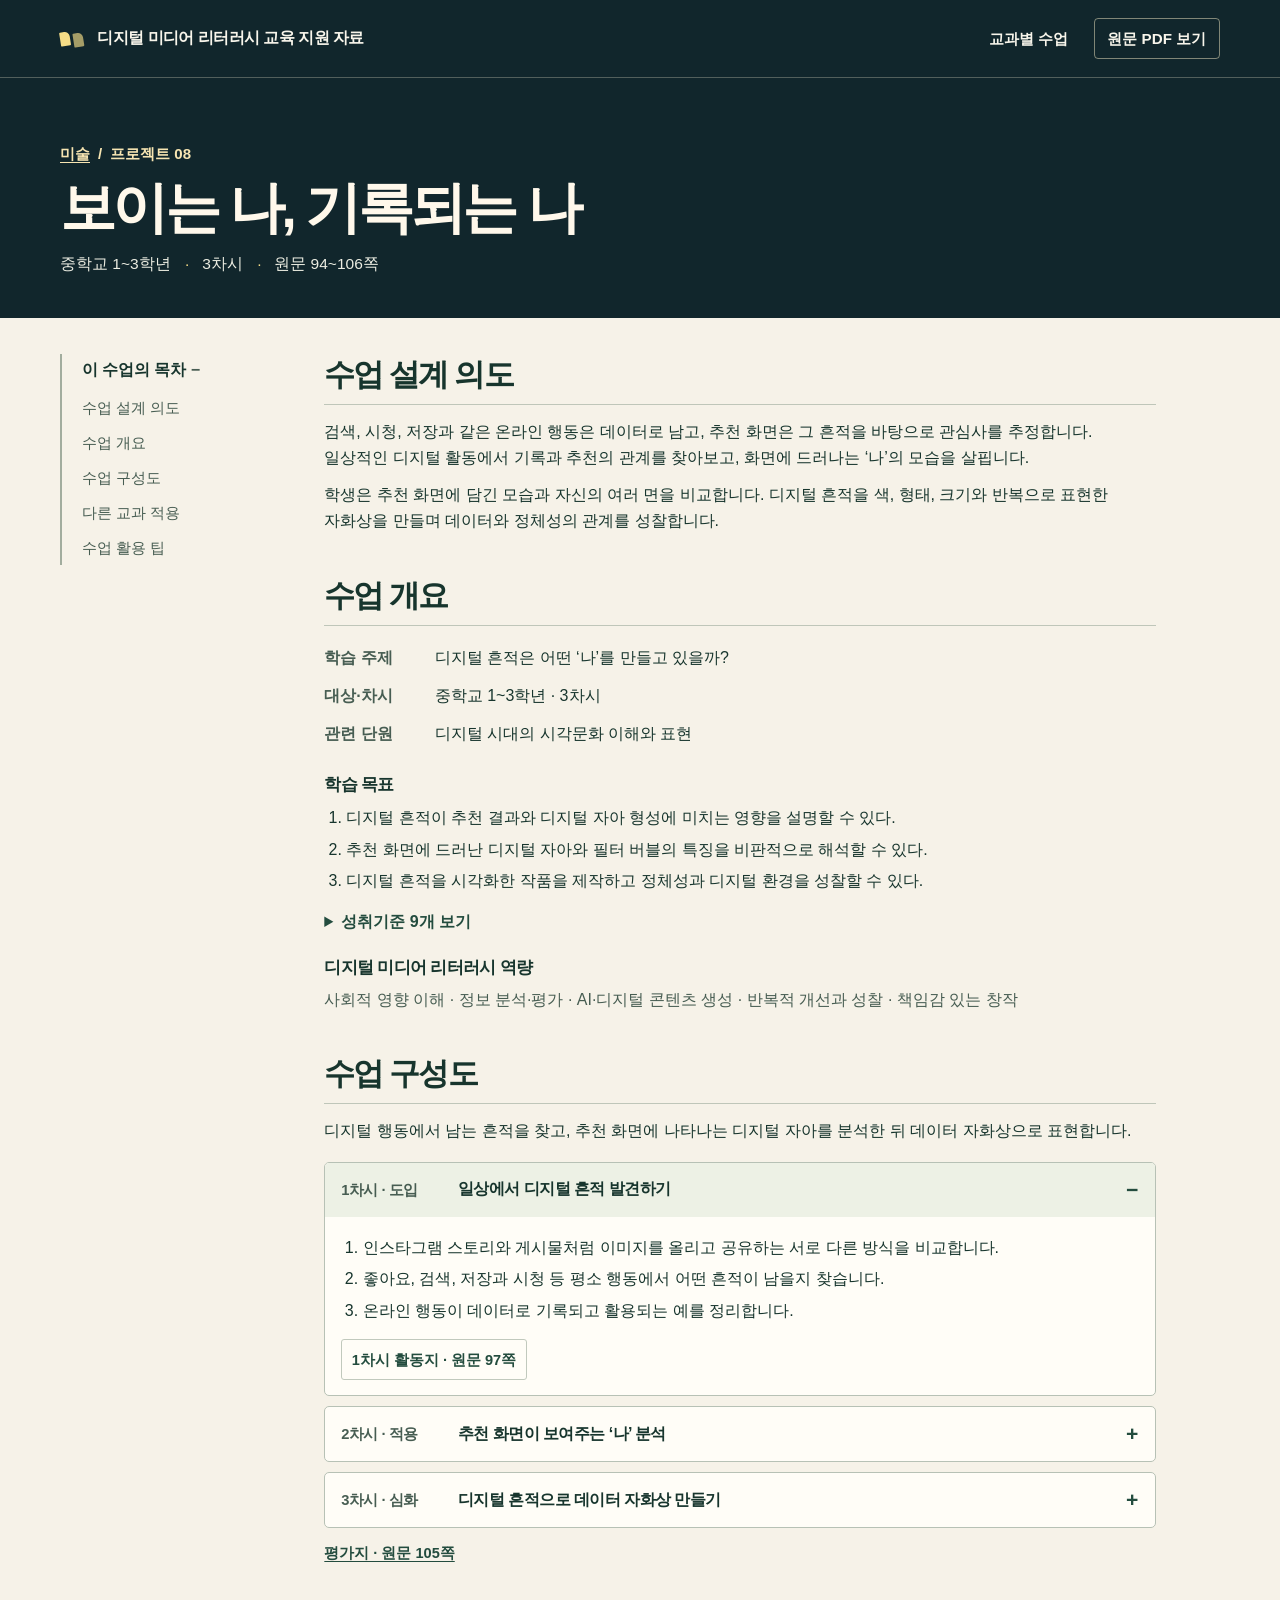
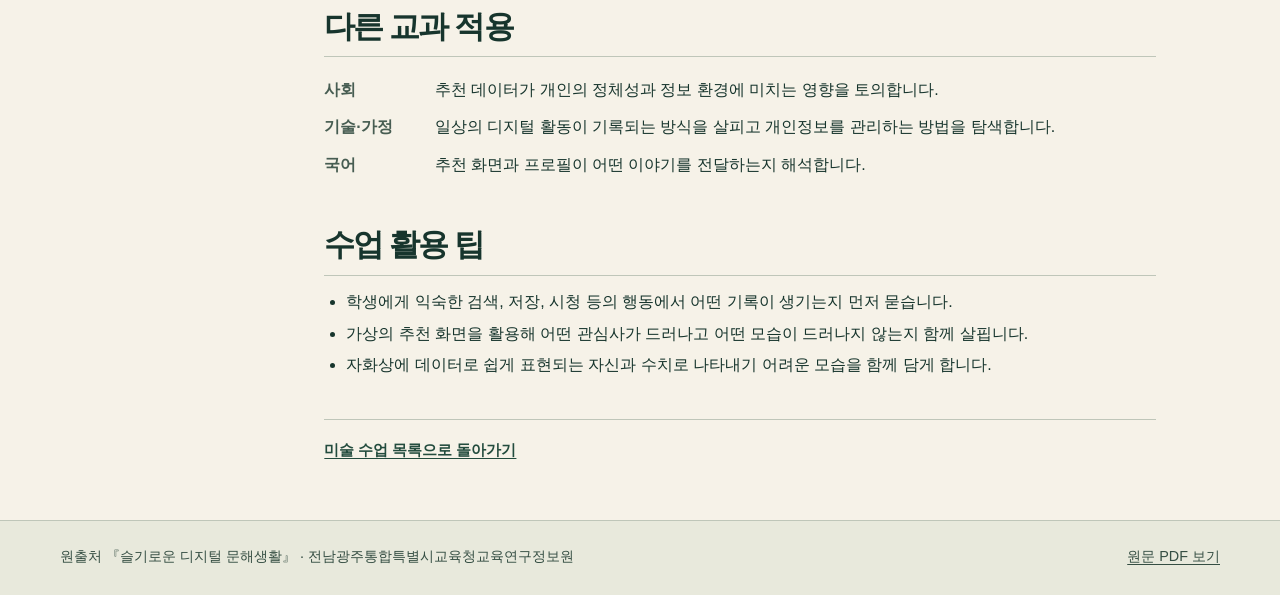
<file: lessons/art-08.html>
<!doctype html>
<html lang="ko">
<head>
  <meta charset="utf-8">
  <meta name="viewport" content="width=device-width, initial-scale=1">
  <meta name="theme-color" content="#11262c">
  <meta name="description" content="검색·시청·반응이 남기는 흔적을 살피고, 색과 형태로 데이터 자화상을 만듭니다.">
  <title>보이는 나, 기록되는 나 | 슬기로운 디지털 문해생활</title>
  <link rel="stylesheet" href="../assets/style.css">
  <script src="../assets/site.js?v=3" defer></script>
</head>
<body>
<a class="skip-link" href="#lesson">수업 본문으로 이동</a>
<div class="lesson-banner">
<header class="site-header">
  <div class="shell header-row">
    <a class="brand" href="../index.html"><span class="brand-mark" aria-hidden="true"></span>디지털 미디어 리터러시 교육 지원 자료</a>
    <nav class="header-links" aria-label="주 메뉴">
      <a href="../index.html#art">교과별 수업</a>
      <a class="pdf-button" href="https://drive.google.com/file/d/1oHFbGTHitLCZoC8ndZX6Gexwn5Ip-Q_L/view?usp=drivesdk" target="_blank" rel="noopener noreferrer">원문 PDF 보기</a>
    </nav>
  </div>
</header>
  <div class="shell lesson-heading">
    <nav class="breadcrumbs" aria-label="현재 위치">
      <a href="../index.html#art">미술</a><span aria-hidden="true">/</span><span>프로젝트 08</span>
    </nav>
    <h1>보이는 나, 기록되는 나</h1>
    <p class="lesson-meta"><span>중학교 1~3학년</span><span>3차시</span><span>원문 94~106쪽</span></p>
  </div>
</div>
<div class="shell reading-layout">
  <details class="on-page" open>
    <summary>이 수업의 목차</summary>
    <nav aria-label="수업 목차">
      <a href="#intent">수업 설계 의도</a>
      <a href="#overview">수업 개요</a>
      <a href="#flow">수업 구성도</a>
      <a href="#transfer">다른 교과 적용</a>
      <a href="#tips">수업 활용 팁</a>
    </nav>
  </details>
  <main class="reading-main" id="lesson">
    <section class="lesson-section" id="intent">
      <h2>수업 설계 의도</h2>
      <p>검색, 시청, 저장과 같은 온라인 행동은 데이터로 남고, 추천 화면은 그 흔적을 바탕으로 관심사를 추정합니다. 일상적인 디지털 활동에서 기록과 추천의 관계를 찾아보고, 화면에 드러나는 ‘나’의 모습을 살핍니다.</p>
      <p>학생은 추천 화면에 담긴 모습과 자신의 여러 면을 비교합니다. 디지털 흔적을 색, 형태, 크기와 반복으로 표현한 자화상을 만들며 데이터와 정체성의 관계를 성찰합니다.</p>
    </section>
    <section class="lesson-section" id="overview">
      <h2>수업 개요</h2>
      <dl class="overview-dl">
        <div><dt>학습 주제</dt><dd>디지털 흔적은 어떤 ‘나’를 만들고 있을까?</dd></div>
        <div><dt>대상·차시</dt><dd>중학교 1~3학년 · 3차시</dd></div>
        <div><dt>관련 단원</dt><dd>디지털 시대의 시각문화 이해와 표현</dd></div>
      </dl>
      <h3>학습 목표</h3>
      <ol>
        <li>디지털 흔적이 추천 결과와 디지털 자아 형성에 미치는 영향을 설명할 수 있다.</li>
        <li>추천 화면에 드러난 디지털 자아와 필터 버블의 특징을 비판적으로 해석할 수 있다.</li>
        <li>디지털 흔적을 시각화한 작품을 제작하고 정체성과 디지털 환경을 성찰할 수 있다.</li>
      </ol>
      <details class="standards">
        <summary>성취기준 9개 보기</summary>
        <ul>
          <li><span class="standard-code">9미01-02</span> 시각 문화의 의미와 역할을 알고 이미지를 비판적으로 해석할 수 있다.</li>
          <li><span class="standard-code">9미01-03</span> 다양한 문화를 존중하며 이미지를 활용하여 소통할 수 있다.</li>
          <li><span class="standard-code">9미01-04</span> 삶과 미술의 관계를 이해하고 다양한 분야와의 연결 방안을 모색할 수 있다.</li>
          <li><span class="standard-code">9미02-01</span> 주제를 탐구하고 의도를 반영하여 적합한 표현을 계획할 수 있다.</li>
          <li><span class="standard-code">9미02-03</span> 조형 요소와 원리, 표현 재료와 방법, 디지털 매체를 포함한 다양한 매체를 활용하여 주제를 효과적으로 표현할 수 있다.</li>
          <li><span class="standard-code">9미02-04</span> 자신과 타인의 작품을 존중하며, 다양한 방법으로 공유하고 소통할 수 있다.</li>
          <li><span class="standard-code">9미02-05</span> 미술 표현 과정에서의 경험을 성찰하고 삶의 문제 해결에 활용할 수 있다.</li>
          <li><span class="standard-code">9미03-02</span> 작품의 내용과 형식을 분석하고 미술 용어와 지식을 활용하여 설명할 수 있다.</li>
          <li><span class="standard-code">9미03-03</span> 다양한 감상 방법과 관점을 활용하여 작품을 해석할 수 있다.</li>
        </ul>
      </details>
      <h3>디지털 미디어 리터러시 역량</h3>
      <p class="skill-list">사회적 영향 이해 · 정보 분석·평가 · AI·디지털 콘텐츠 생성 · 반복적 개선과 성찰 · 책임감 있는 창작</p>
    </section>
    <section class="lesson-section" id="flow">
      <h2>수업 구성도</h2>
      <p>디지털 행동에서 남는 흔적을 찾고, 추천 화면에 나타나는 디지털 자아를 분석한 뒤 데이터 자화상으로 표현합니다.</p>
      <div class="session-list">
      <details class="session" id="session-1" open>
        <summary><span class="session-index">1차시 · 도입</span><span>일상에서 디지털 흔적 발견하기</span></summary>
        <div class="session-body">
          <ol>
            <li>인스타그램 스토리와 게시물처럼 이미지를 올리고 공유하는 서로 다른 방식을 비교합니다.</li>
            <li>좋아요, 검색, 저장과 시청 등 평소 행동에서 어떤 흔적이 남을지 찾습니다.</li>
            <li>온라인 행동이 데이터로 기록되고 활용되는 예를 정리합니다.</li>
          </ol>
          <div class="resource-list" aria-label="1차시 자료">
        <div class="resource-pdf"><a class="resource-link" href="https://drive.google.com/file/d/1oHFbGTHitLCZoC8ndZX6Gexwn5Ip-Q_L/view?usp=drivesdk#page=97" target="_blank" rel="noopener noreferrer">1차시 활동지 · 원문 97쪽</a></div>
          </div>
        </div>
      </details>
      <details class="session" id="session-2">
        <summary><span class="session-index">2차시 · 적용</span><span>추천 화면이 보여주는 ‘나’ 분석</span></summary>
        <div class="session-body">
          <ol>
            <li>가상의 디지털 흔적을 바탕으로 어떤 콘텐츠가 추천될지 예측하고, 그 근거를 설명합니다.</li>
            <li>추천 화면이 어떤 관심사를 드러내는지 찾고 필터 버블이 생기는 과정을 살핍니다.</li>
            <li>추천으로 그려진 자아와 실제 개인의 여러 면을 비교해 데이터가 드러내지 못하는 모습을 토의합니다.</li>
          </ol>
          <div class="resource-list" aria-label="2차시 자료">
        <div class="resource-pdf"><a class="resource-link" href="https://drive.google.com/file/d/1oHFbGTHitLCZoC8ndZX6Gexwn5Ip-Q_L/view?usp=drivesdk#page=100" target="_blank" rel="noopener noreferrer">2차시 활동지 · 원문 100쪽</a></div>
          </div>
        </div>
      </details>
      <details class="session" id="session-3">
        <summary><span class="session-index">3차시 · 심화</span><span>디지털 흔적으로 데이터 자화상 만들기</span></summary>
        <div class="session-body">
          <ol>
            <li>작품으로 표현할 디지털 흔적과 시각 요소를 정합니다.</li>
            <li>색채·형태·크기·반복·배치를 이용해 데이터 자화상을 제작합니다.</li>
            <li>작품을 공유하며 디지털 기록이 잘 보여주는 모습과 설명하기 어려운 모습을 이야기합니다.</li>
          </ol>
          <div class="resource-list" aria-label="3차시 자료">
        <div class="resource-pdf"><a class="resource-link" href="https://drive.google.com/file/d/1oHFbGTHitLCZoC8ndZX6Gexwn5Ip-Q_L/view?usp=drivesdk#page=103" target="_blank" rel="noopener noreferrer">3차시 활동지 · 원문 103쪽</a></div>
        <div class="resource">
          <a class="resource-link" href="https://m.site.naver.com/2gF9L" target="_blank" rel="noopener noreferrer">AI와 예술의 만남 보기</a>
          <details class="resource-qr">
            <summary aria-label="AI와 예술의 만남 보기 QR 코드 보기">QR 보기</summary>
            <div class="qr-display"><img src="../assets/qr/p095-1.png" width="144" height="144" loading="lazy" alt="AI와 예술의 만남 보기 QR 코드"></div>
          </details>
        </div>
          </div>
        </div>
      </details>
      </div>
      <a class="assessment-link" href="https://drive.google.com/file/d/1oHFbGTHitLCZoC8ndZX6Gexwn5Ip-Q_L/view?usp=drivesdk#page=105" target="_blank" rel="noopener noreferrer">평가지 · 원문 105쪽</a>
    </section>
    <section class="lesson-section" id="transfer">
      <h2>다른 교과 적용</h2>
      <dl class="transfer-list">
        <div><dt>사회</dt><dd>추천 데이터가 개인의 정체성과 정보 환경에 미치는 영향을 토의합니다.</dd></div>
        <div><dt>기술·가정</dt><dd>일상의 디지털 활동이 기록되는 방식을 살피고 개인정보를 관리하는 방법을 탐색합니다.</dd></div>
        <div><dt>국어</dt><dd>추천 화면과 프로필이 어떤 이야기를 전달하는지 해석합니다.</dd></div>
      </dl>
    </section>
    <section class="lesson-section" id="tips">
      <h2>수업 활용 팁</h2>
      <ul>
        <li>학생에게 익숙한 검색, 저장, 시청 등의 행동에서 어떤 기록이 생기는지 먼저 묻습니다.</li>
        <li>가상의 추천 화면을 활용해 어떤 관심사가 드러나고 어떤 모습이 드러나지 않는지 함께 살핍니다.</li>
        <li>자화상에 데이터로 쉽게 표현되는 자신과 수치로 나타내기 어려운 모습을 함께 담게 합니다.</li>
      </ul>
    </section>
    <div class="back-row">
      <a class="return-link" href="../index.html#art">미술 수업 목록으로 돌아가기</a>
    </div>
  </main>
</div>
<footer class="site-footer">
  <div class="shell footer-row">
    <p>원출처 『슬기로운 디지털 문해생활』 · 전남광주통합특별시교육청교육연구정보원</p>
    <a href="https://drive.google.com/file/d/1oHFbGTHitLCZoC8ndZX6Gexwn5Ip-Q_L/view?usp=drivesdk" target="_blank" rel="noopener noreferrer">원문 PDF 보기</a>
  </div>
</footer>
</body>
</html>
</file>
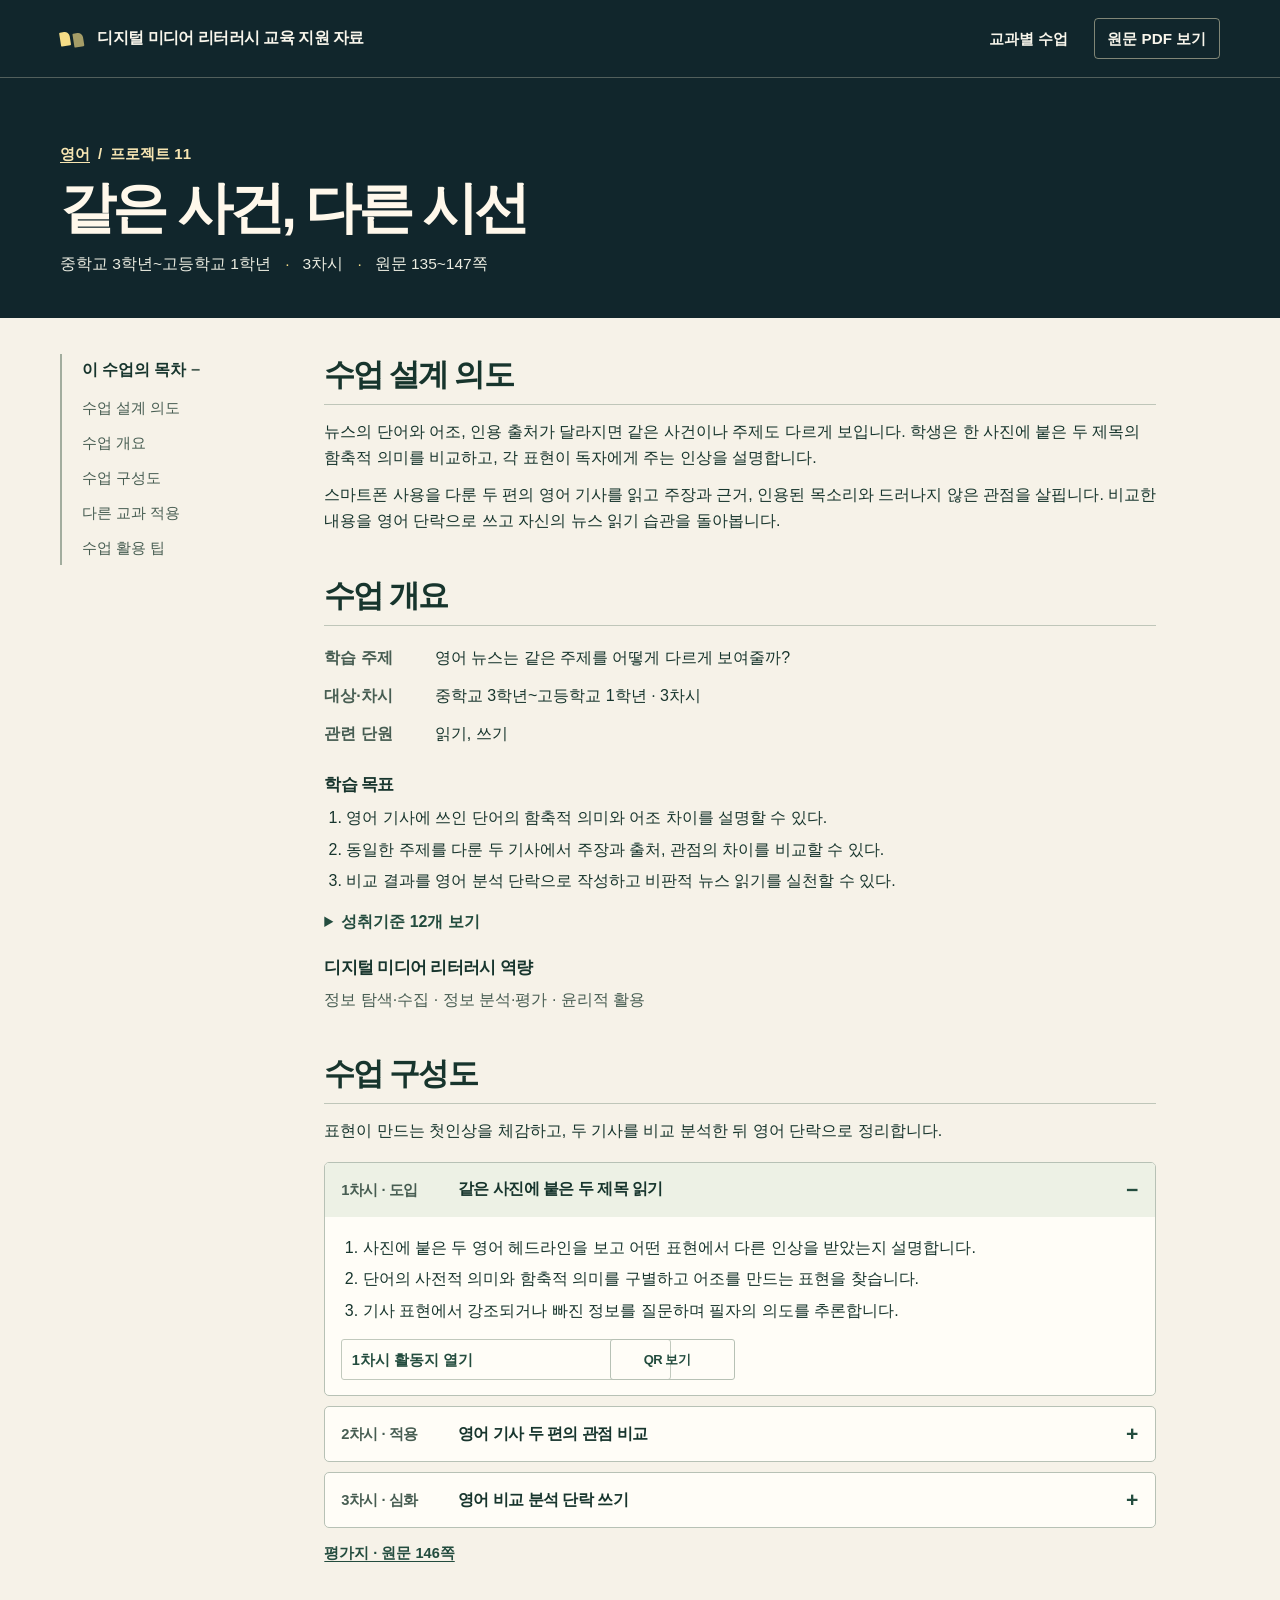
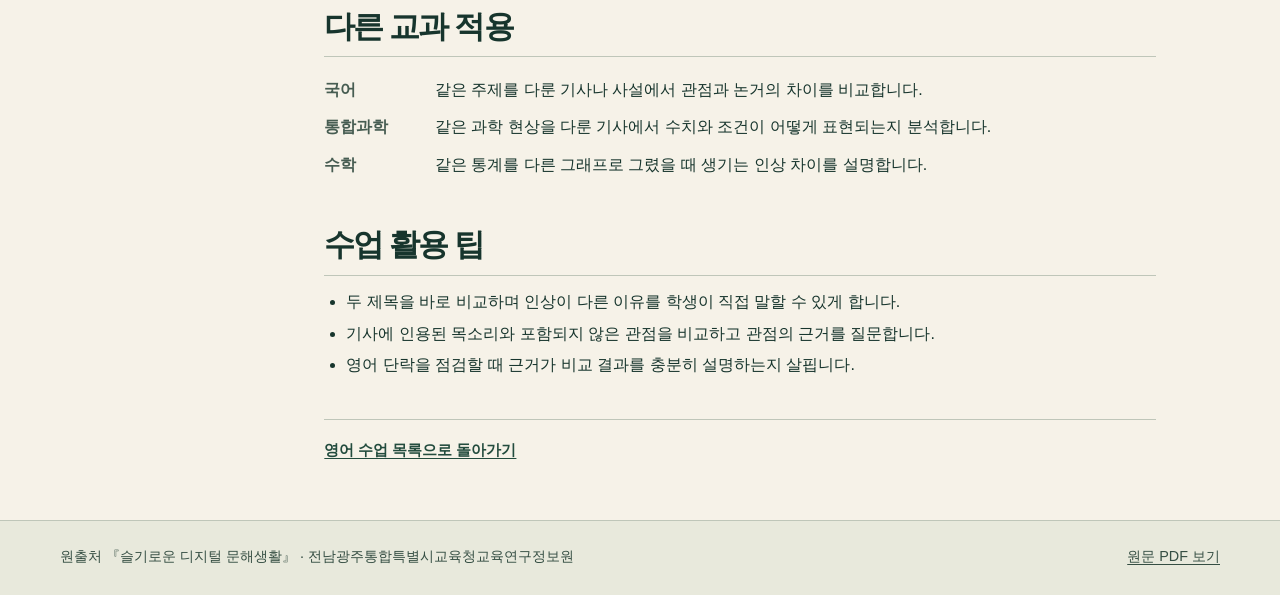
<file: lessons/english-11.html>
<!doctype html>
<html lang="ko">
<head>
  <meta charset="utf-8">
  <meta name="viewport" content="width=device-width, initial-scale=1">
  <meta name="theme-color" content="#11262c">
  <meta name="description" content="같은 사진에 붙은 두 제목을 읽고, 스마트폰 사용을 다룬 영어 기사의 관점을 비교합니다.">
  <title>같은 사건, 다른 시선 | 슬기로운 디지털 문해생활</title>
  <link rel="stylesheet" href="../assets/style.css">
  <script src="../assets/site.js?v=3" defer></script>
</head>
<body>
<a class="skip-link" href="#lesson">수업 본문으로 이동</a>
<div class="lesson-banner">
<header class="site-header">
  <div class="shell header-row">
    <a class="brand" href="../index.html"><span class="brand-mark" aria-hidden="true"></span>디지털 미디어 리터러시 교육 지원 자료</a>
    <nav class="header-links" aria-label="주 메뉴">
      <a href="../index.html#english">교과별 수업</a>
      <a class="pdf-button" href="https://drive.google.com/file/d/1oHFbGTHitLCZoC8ndZX6Gexwn5Ip-Q_L/view?usp=drivesdk" target="_blank" rel="noopener noreferrer">원문 PDF 보기</a>
    </nav>
  </div>
</header>
  <div class="shell lesson-heading">
    <nav class="breadcrumbs" aria-label="현재 위치">
      <a href="../index.html#english">영어</a><span aria-hidden="true">/</span><span>프로젝트 11</span>
    </nav>
    <h1>같은 사건, 다른 시선</h1>
    <p class="lesson-meta"><span>중학교 3학년~고등학교 1학년</span><span>3차시</span><span>원문 135~147쪽</span></p>
  </div>
</div>
<div class="shell reading-layout">
  <details class="on-page" open>
    <summary>이 수업의 목차</summary>
    <nav aria-label="수업 목차">
      <a href="#intent">수업 설계 의도</a>
      <a href="#overview">수업 개요</a>
      <a href="#flow">수업 구성도</a>
      <a href="#transfer">다른 교과 적용</a>
      <a href="#tips">수업 활용 팁</a>
    </nav>
  </details>
  <main class="reading-main" id="lesson">
    <section class="lesson-section" id="intent">
      <h2>수업 설계 의도</h2>
      <p>뉴스의 단어와 어조, 인용 출처가 달라지면 같은 사건이나 주제도 다르게 보입니다. 학생은 한 사진에 붙은 두 제목의 함축적 의미를 비교하고, 각 표현이 독자에게 주는 인상을 설명합니다.</p>
      <p>스마트폰 사용을 다룬 두 편의 영어 기사를 읽고 주장과 근거, 인용된 목소리와 드러나지 않은 관점을 살핍니다. 비교한 내용을 영어 단락으로 쓰고 자신의 뉴스 읽기 습관을 돌아봅니다.</p>
    </section>
    <section class="lesson-section" id="overview">
      <h2>수업 개요</h2>
      <dl class="overview-dl">
        <div><dt>학습 주제</dt><dd>영어 뉴스는 같은 주제를 어떻게 다르게 보여줄까?</dd></div>
        <div><dt>대상·차시</dt><dd>중학교 3학년~고등학교 1학년 · 3차시</dd></div>
        <div><dt>관련 단원</dt><dd>읽기, 쓰기</dd></div>
      </dl>
      <h3>학습 목표</h3>
      <ol>
        <li>영어 기사에 쓰인 단어의 함축적 의미와 어조 차이를 설명할 수 있다.</li>
        <li>동일한 주제를 다룬 두 기사에서 주장과 출처, 관점의 차이를 비교할 수 있다.</li>
        <li>비교 결과를 영어 분석 단락으로 작성하고 비판적 뉴스 읽기를 실천할 수 있다.</li>
      </ol>
      <details class="standards">
        <summary>성취기준 12개 보기</summary>
        <ul>
          <li><span class="standard-code">9영01-05</span> 친숙한 주제의 담화나 글에서 인물의 기분이나 감정을 추론한다.</li>
          <li><span class="standard-code">9영01-06</span> 친숙한 주제의 담화나 글에서 화자나 필자의 의도나 목적을 추론한다.</li>
          <li><span class="standard-code">9영01-07</span> 단어, 어구, 문장의 함축적 의미를 추론한다.</li>
          <li><span class="standard-code">9영01-08</span> 적절한 전략을 활용하여 다양한 매체로 표현된 담화나 글을 듣거나 읽는다.</li>
          <li><span class="standard-code">9영01-09</span> 다양한 관점을 존중하는 태도로 담화나 글을 듣거나 읽는다.</li>
          <li><span class="standard-code">9영02-03</span> 친숙한 주제에 관해 사실적 정보를 설명한다.</li>
          <li><span class="standard-code">9영02-10</span> 적절한 전략을 활용하여 의사소통 상황이나 목적에 맞게 말하거나 쓴다.</li>
          <li><span class="standard-code">10공영1-01-03</span> 말이나 글의 분위기나 화자나 인물의 심정 및 의도 등을 추론한다.</li>
          <li><span class="standard-code">10공영1-01-05</span> 말이나 글에 포함된 표현의 함축적 의미를 추론한다.</li>
          <li><span class="standard-code">10공영1-01-07</span> 말이나 글의 이해를 위한 적절한 전략을 적용한다.</li>
          <li><span class="standard-code">10공영1-01-08</span> 말이나 글에 나타난 다양한 관점이나 의견을 포용적인 태도로 분석한다.</li>
          <li><span class="standard-code">10공영1-02-06</span> 어휘나 표현을 점검하여 내용을 명확하게 전달한다.</li>
        </ul>
      </details>
      <h3>디지털 미디어 리터러시 역량</h3>
      <p class="skill-list">정보 탐색·수집 · 정보 분석·평가 · 윤리적 활용</p>
    </section>
    <section class="lesson-section" id="flow">
      <h2>수업 구성도</h2>
      <p>표현이 만드는 첫인상을 체감하고, 두 기사를 비교 분석한 뒤 영어 단락으로 정리합니다.</p>
      <div class="session-list">
      <details class="session" id="session-1" open>
        <summary><span class="session-index">1차시 · 도입</span><span>같은 사진에 붙은 두 제목 읽기</span></summary>
        <div class="session-body">
          <ol>
            <li>사진에 붙은 두 영어 헤드라인을 보고 어떤 표현에서 다른 인상을 받았는지 설명합니다.</li>
            <li>단어의 사전적 의미와 함축적 의미를 구별하고 어조를 만드는 표현을 찾습니다.</li>
            <li>기사 표현에서 강조되거나 빠진 정보를 질문하며 필자의 의도를 추론합니다.</li>
          </ol>
          <div class="resource-list" aria-label="1차시 자료">
        <div class="resource">
          <a class="resource-link" href="https://m.site.naver.com/2hSnx" target="_blank" rel="noopener noreferrer">1차시 활동지 열기</a>
          <details class="resource-qr">
            <summary aria-label="1차시 활동지 열기 QR 코드 보기">QR 보기</summary>
            <div class="qr-display"><img src="../assets/qr/p136-1.png" width="144" height="144" loading="lazy" alt="1차시 활동지 열기 QR 코드"></div>
          </details>
        </div>
          </div>
        </div>
      </details>
      <details class="session" id="session-2">
        <summary><span class="session-index">2차시 · 적용</span><span>영어 기사 두 편의 관점 비교</span></summary>
        <div class="session-body">
          <ol>
            <li>평소 뉴스를 어디에서 접하는지, 매체별 표현이 달랐던 경험을 이야기합니다.</li>
            <li>학교 스마트폰 사용을 다룬 기사 두 편에서 핵심 주장, 어조, 인용 출처를 비교합니다.</li>
            <li>기사마다 어떤 근거와 관점을 강조하는지 비교표에 정리하고 토의합니다.</li>
          </ol>
          <div class="resource-list" aria-label="2차시 자료">
        <div class="resource">
          <a class="resource-link" href="https://m.site.naver.com/2hSnF" target="_blank" rel="noopener noreferrer">2차시 활동지 열기</a>
          <details class="resource-qr">
            <summary aria-label="2차시 활동지 열기 QR 코드 보기">QR 보기</summary>
            <div class="qr-display"><img src="../assets/qr/p136-2.png" width="144" height="144" loading="lazy" alt="2차시 활동지 열기 QR 코드"></div>
          </details>
        </div>
          </div>
        </div>
      </details>
      <details class="session" id="session-3">
        <summary><span class="session-index">3차시 · 심화</span><span>영어 비교 분석 단락 쓰기</span></summary>
        <div class="session-body">
          <ol>
            <li>두 기사에서 찾은 관점의 차이를 근거와 함께 130~150단어의 영어 단락으로 작성합니다.</li>
            <li>짝과 글을 읽으며 표현이 한쪽으로 치우치지 않았는지와 비교 표현이 적절한지 점검합니다.</li>
            <li>자신의 뉴스 읽기 습관을 성찰하고 바꿔 볼 행동을 기록합니다.</li>
          </ol>
          <div class="resource-list" aria-label="3차시 자료">
        <div class="resource">
          <a class="resource-link" href="https://m.site.naver.com/2hSnL" target="_blank" rel="noopener noreferrer">3차시 활동지 열기</a>
          <details class="resource-qr">
            <summary aria-label="3차시 활동지 열기 QR 코드 보기">QR 보기</summary>
            <div class="qr-display"><img src="../assets/qr/p136-3.png" width="144" height="144" loading="lazy" alt="3차시 활동지 열기 QR 코드"></div>
          </details>
        </div>
          </div>
        </div>
      </details>
      </div>
      <a class="assessment-link" href="https://drive.google.com/file/d/1oHFbGTHitLCZoC8ndZX6Gexwn5Ip-Q_L/view?usp=drivesdk#page=146" target="_blank" rel="noopener noreferrer">평가지 · 원문 146쪽</a>
    </section>
    <section class="lesson-section" id="transfer">
      <h2>다른 교과 적용</h2>
      <dl class="transfer-list">
        <div><dt>국어</dt><dd>같은 주제를 다룬 기사나 사설에서 관점과 논거의 차이를 비교합니다.</dd></div>
        <div><dt>통합과학</dt><dd>같은 과학 현상을 다룬 기사에서 수치와 조건이 어떻게 표현되는지 분석합니다.</dd></div>
        <div><dt>수학</dt><dd>같은 통계를 다른 그래프로 그렸을 때 생기는 인상 차이를 설명합니다.</dd></div>
      </dl>
    </section>
    <section class="lesson-section" id="tips">
      <h2>수업 활용 팁</h2>
      <ul>
        <li>두 제목을 바로 비교하며 인상이 다른 이유를 학생이 직접 말할 수 있게 합니다.</li>
        <li>기사에 인용된 목소리와 포함되지 않은 관점을 비교하고 관점의 근거를 질문합니다.</li>
        <li>영어 단락을 점검할 때 근거가 비교 결과를 충분히 설명하는지 살핍니다.</li>
      </ul>
    </section>
    <div class="back-row">
      <a class="return-link" href="../index.html#english">영어 수업 목록으로 돌아가기</a>
    </div>
  </main>
</div>
<footer class="site-footer">
  <div class="shell footer-row">
    <p>원출처 『슬기로운 디지털 문해생활』 · 전남광주통합특별시교육청교육연구정보원</p>
    <a href="https://drive.google.com/file/d/1oHFbGTHitLCZoC8ndZX6Gexwn5Ip-Q_L/view?usp=drivesdk" target="_blank" rel="noopener noreferrer">원문 PDF 보기</a>
  </div>
</footer>
</body>
</html>
</file>
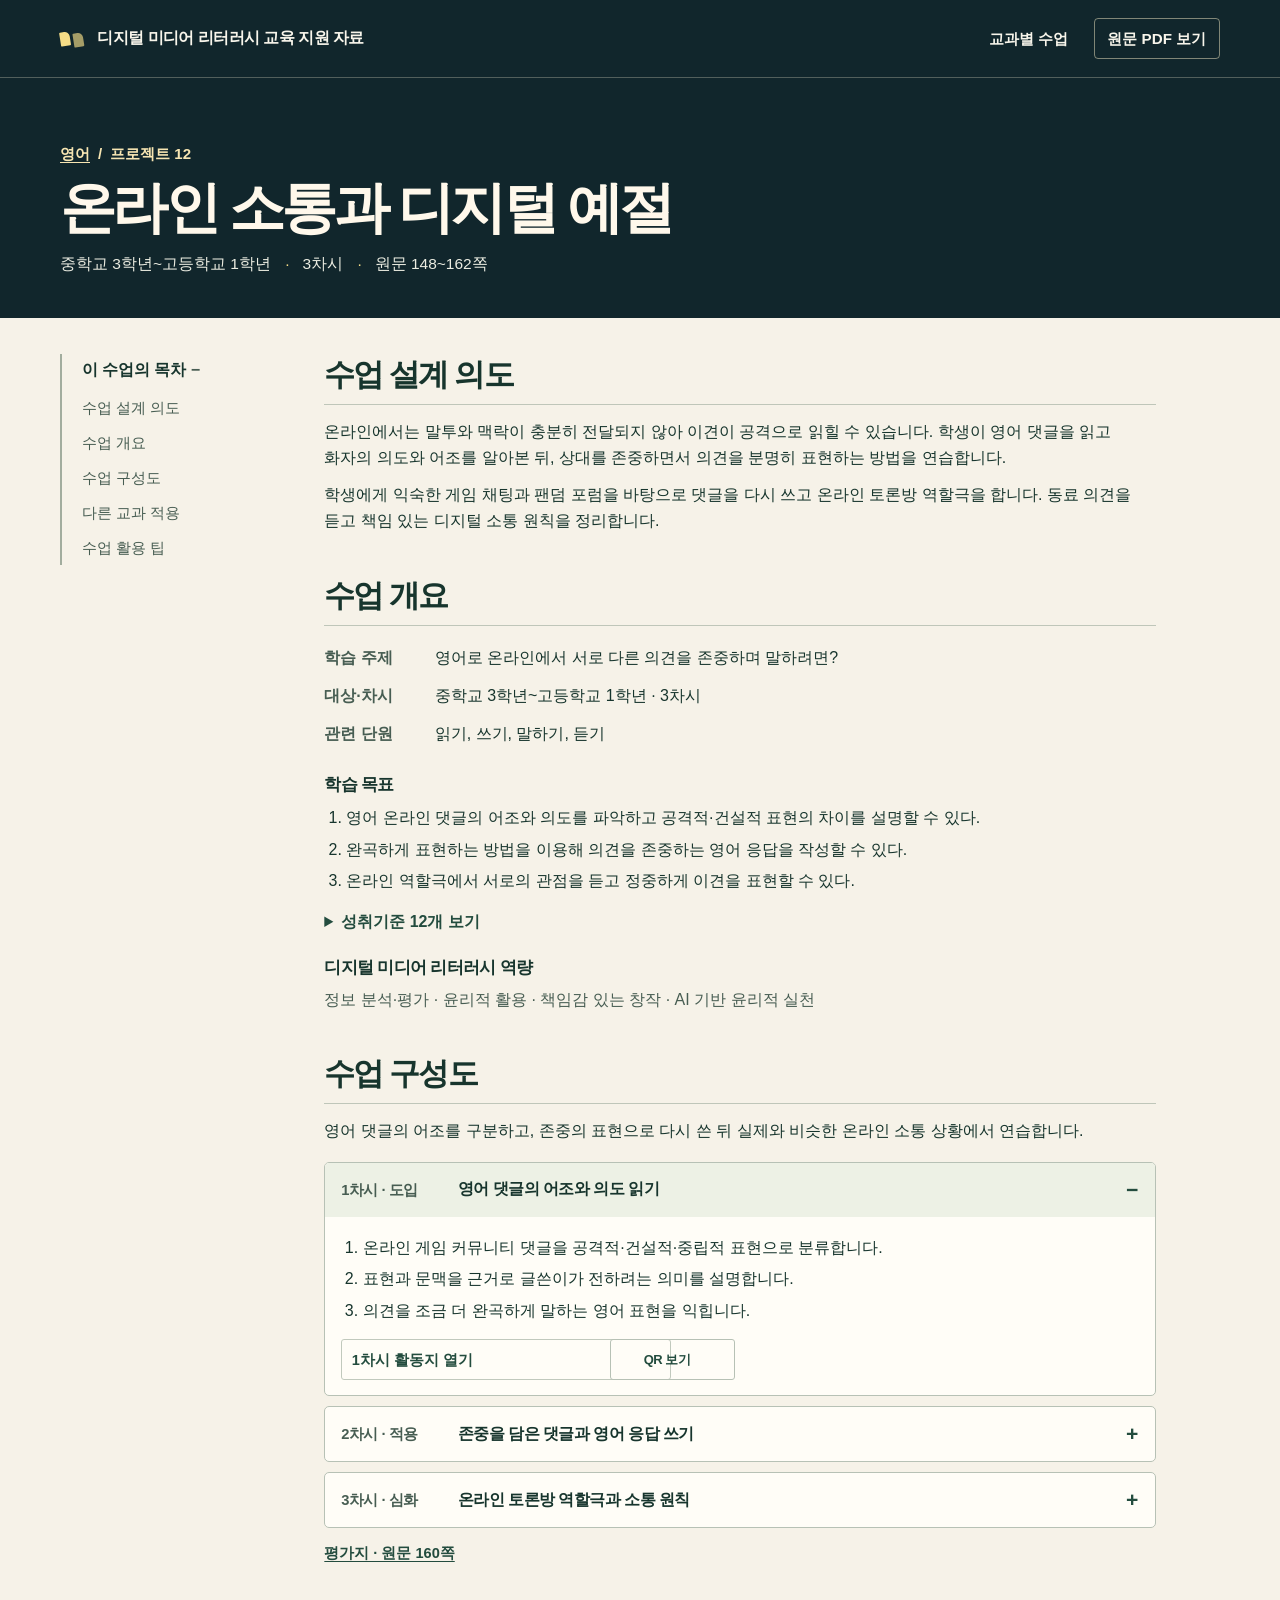
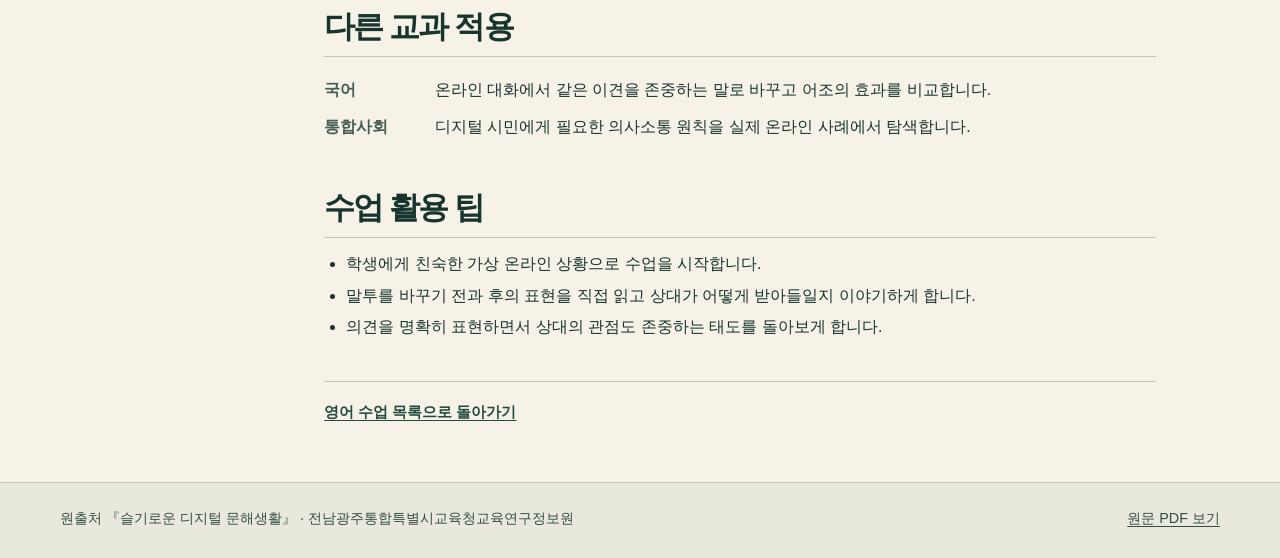
<file: lessons/english-12.html>
<!doctype html>
<html lang="ko">
<head>
  <meta charset="utf-8">
  <meta name="viewport" content="width=device-width, initial-scale=1">
  <meta name="theme-color" content="#11262c">
  <meta name="description" content="영어 댓글을 존중의 표현으로 고쳐 쓰고, 온라인 토론방 역할극에서 연습합니다.">
  <title>온라인 소통과 디지털 예절 | 슬기로운 디지털 문해생활</title>
  <link rel="stylesheet" href="../assets/style.css">
  <script src="../assets/site.js?v=3" defer></script>
</head>
<body>
<a class="skip-link" href="#lesson">수업 본문으로 이동</a>
<div class="lesson-banner">
<header class="site-header">
  <div class="shell header-row">
    <a class="brand" href="../index.html"><span class="brand-mark" aria-hidden="true"></span>디지털 미디어 리터러시 교육 지원 자료</a>
    <nav class="header-links" aria-label="주 메뉴">
      <a href="../index.html#english">교과별 수업</a>
      <a class="pdf-button" href="https://drive.google.com/file/d/1oHFbGTHitLCZoC8ndZX6Gexwn5Ip-Q_L/view?usp=drivesdk" target="_blank" rel="noopener noreferrer">원문 PDF 보기</a>
    </nav>
  </div>
</header>
  <div class="shell lesson-heading">
    <nav class="breadcrumbs" aria-label="현재 위치">
      <a href="../index.html#english">영어</a><span aria-hidden="true">/</span><span>프로젝트 12</span>
    </nav>
    <h1>온라인 소통과 디지털 예절</h1>
    <p class="lesson-meta"><span>중학교 3학년~고등학교 1학년</span><span>3차시</span><span>원문 148~162쪽</span></p>
  </div>
</div>
<div class="shell reading-layout">
  <details class="on-page" open>
    <summary>이 수업의 목차</summary>
    <nav aria-label="수업 목차">
      <a href="#intent">수업 설계 의도</a>
      <a href="#overview">수업 개요</a>
      <a href="#flow">수업 구성도</a>
      <a href="#transfer">다른 교과 적용</a>
      <a href="#tips">수업 활용 팁</a>
    </nav>
  </details>
  <main class="reading-main" id="lesson">
    <section class="lesson-section" id="intent">
      <h2>수업 설계 의도</h2>
      <p>온라인에서는 말투와 맥락이 충분히 전달되지 않아 이견이 공격으로 읽힐 수 있습니다. 학생이 영어 댓글을 읽고 화자의 의도와 어조를 알아본 뒤, 상대를 존중하면서 의견을 분명히 표현하는 방법을 연습합니다.</p>
      <p>학생에게 익숙한 게임 채팅과 팬덤 포럼을 바탕으로 댓글을 다시 쓰고 온라인 토론방 역할극을 합니다. 동료 의견을 듣고 책임 있는 디지털 소통 원칙을 정리합니다.</p>
    </section>
    <section class="lesson-section" id="overview">
      <h2>수업 개요</h2>
      <dl class="overview-dl">
        <div><dt>학습 주제</dt><dd>영어로 온라인에서 서로 다른 의견을 존중하며 말하려면?</dd></div>
        <div><dt>대상·차시</dt><dd>중학교 3학년~고등학교 1학년 · 3차시</dd></div>
        <div><dt>관련 단원</dt><dd>읽기, 쓰기, 말하기, 듣기</dd></div>
      </dl>
      <h3>학습 목표</h3>
      <ol>
        <li>영어 온라인 댓글의 어조와 의도를 파악하고 공격적·건설적 표현의 차이를 설명할 수 있다.</li>
        <li>완곡하게 표현하는 방법을 이용해 의견을 존중하는 영어 응답을 작성할 수 있다.</li>
        <li>온라인 역할극에서 서로의 관점을 듣고 정중하게 이견을 표현할 수 있다.</li>
      </ol>
      <details class="standards">
        <summary>성취기준 12개 보기</summary>
        <ul>
          <li><span class="standard-code">9영01-05</span> 친숙한 주제의 담화나 글에서 인물의 기분이나 감정을 추론한다.</li>
          <li><span class="standard-code">9영01-06</span> 친숙한 주제의 담화나 글에서 화자나 필자의 의도나 목적을 추론한다.</li>
          <li><span class="standard-code">9영02-02</span> 대상이나 인물의 감정을 묘사한다.</li>
          <li><span class="standard-code">9영02-03</span> 친숙한 주제에 관해 사실적 정보를 설명한다.</li>
          <li><span class="standard-code">9영02-06</span> 친숙한 주제에 관해 자신의 의견을 주장한다.</li>
          <li><span class="standard-code">10공영1-01-03</span> 말이나 글의 분위기나 화자나 인물의 심정 및 의도 등을 추론한다.</li>
          <li><span class="standard-code">9영02-10</span> 적절한 전략을 활용하여 의사소통 상황이나 목적에 맞게 말하거나 쓴다.</li>
          <li><span class="standard-code">9영02-09</span> 적절한 매체를 활용하여 정보 윤리를 준수하며 말하거나 쓴다.</li>
          <li><span class="standard-code">9영02-11</span> 상대방을 배려하는 태도로 말하거나 쓴다.</li>
          <li><span class="standard-code">10공영1-02-04</span> 자신의 생각이나 의견, 감정, 감상 등을 표현한다.</li>
          <li><span class="standard-code">10공영1-02-06</span> 어휘나 표현을 점검하여 내용을 명확하게 전달한다.</li>
          <li><span class="standard-code">10공영1-02-08</span> 상대방의 생각이나 관점을 존중하고 언어 예절을 갖추어 표현한다.</li>
        </ul>
      </details>
      <h3>디지털 미디어 리터러시 역량</h3>
      <p class="skill-list">정보 분석·평가 · 윤리적 활용 · 책임감 있는 창작 · AI 기반 윤리적 실천</p>
    </section>
    <section class="lesson-section" id="flow">
      <h2>수업 구성도</h2>
      <p>영어 댓글의 어조를 구분하고, 존중의 표현으로 다시 쓴 뒤 실제와 비슷한 온라인 소통 상황에서 연습합니다.</p>
      <div class="session-list">
      <details class="session" id="session-1" open>
        <summary><span class="session-index">1차시 · 도입</span><span>영어 댓글의 어조와 의도 읽기</span></summary>
        <div class="session-body">
          <ol>
            <li>온라인 게임 커뮤니티 댓글을 공격적·건설적·중립적 표현으로 분류합니다.</li>
            <li>표현과 문맥을 근거로 글쓴이가 전하려는 의미를 설명합니다.</li>
            <li>의견을 조금 더 완곡하게 말하는 영어 표현을 익힙니다.</li>
          </ol>
          <div class="resource-list" aria-label="1차시 자료">
        <div class="resource">
          <a class="resource-link" href="https://m.site.naver.com/2hSnU" target="_blank" rel="noopener noreferrer">1차시 활동지 열기</a>
          <details class="resource-qr">
            <summary aria-label="1차시 활동지 열기 QR 코드 보기">QR 보기</summary>
            <div class="qr-display"><img src="../assets/qr/p149-1.png" width="144" height="144" loading="lazy" alt="1차시 활동지 열기 QR 코드"></div>
          </details>
        </div>
          </div>
        </div>
      </details>
      <details class="session" id="session-2">
        <summary><span class="session-index">2차시 · 적용</span><span>존중을 담은 댓글과 영어 응답 쓰기</span></summary>
        <div class="session-body">
          <ol>
            <li>공격적으로 들리는 댓글을 골라 의견은 분명하고 상대는 존중하는 표현으로 고칩니다.</li>
            <li>게임 팀 채팅이나 팬덤 포럼 상황을 하나 골라 80~100단어의 영어 응답을 씁니다.</li>
            <li>짝과 응답을 읽으며 의미의 명확함과 어조를 살피고 수정합니다.</li>
          </ol>
          <div class="resource-list" aria-label="2차시 자료">
        <div class="resource">
          <a class="resource-link" href="https://m.site.naver.com/2hSnZ" target="_blank" rel="noopener noreferrer">2차시 활동지 열기</a>
          <details class="resource-qr">
            <summary aria-label="2차시 활동지 열기 QR 코드 보기">QR 보기</summary>
            <div class="qr-display"><img src="../assets/qr/p149-2.png" width="144" height="144" loading="lazy" alt="2차시 활동지 열기 QR 코드"></div>
          </details>
        </div>
          </div>
        </div>
      </details>
      <details class="session" id="session-3">
        <summary><span class="session-index">3차시 · 심화</span><span>온라인 토론방 역할극과 소통 원칙</span></summary>
        <div class="session-body">
          <ol>
            <li>모둠별로 온라인 커뮤니티나 SNS 댓글의 가상 상황을 정하고 영어 역할극을 진행합니다.</li>
            <li>관찰하는 학생은 의견을 정중하게 전달한 표현과 개선할 표현을 기록합니다.</li>
            <li>역할극을 돌아보고 책임 있는 온라인 소통을 위해 실천할 일을 한 문장으로 씁니다.</li>
          </ol>
          <div class="resource-list" aria-label="3차시 자료">
        <div class="resource">
          <a class="resource-link" href="https://m.site.naver.com/2hSo1" target="_blank" rel="noopener noreferrer">3차시 활동지 열기</a>
          <details class="resource-qr">
            <summary aria-label="3차시 활동지 열기 QR 코드 보기">QR 보기</summary>
            <div class="qr-display"><img src="../assets/qr/p149-3.png" width="144" height="144" loading="lazy" alt="3차시 활동지 열기 QR 코드"></div>
          </details>
        </div>
          </div>
        </div>
      </details>
      </div>
      <a class="assessment-link" href="https://drive.google.com/file/d/1oHFbGTHitLCZoC8ndZX6Gexwn5Ip-Q_L/view?usp=drivesdk#page=160" target="_blank" rel="noopener noreferrer">평가지 · 원문 160쪽</a>
    </section>
    <section class="lesson-section" id="transfer">
      <h2>다른 교과 적용</h2>
      <dl class="transfer-list">
        <div><dt>국어</dt><dd>온라인 대화에서 같은 이견을 존중하는 말로 바꾸고 어조의 효과를 비교합니다.</dd></div>
        <div><dt>통합사회</dt><dd>디지털 시민에게 필요한 의사소통 원칙을 실제 온라인 사례에서 탐색합니다.</dd></div>
      </dl>
    </section>
    <section class="lesson-section" id="tips">
      <h2>수업 활용 팁</h2>
      <ul>
        <li>학생에게 친숙한 가상 온라인 상황으로 수업을 시작합니다.</li>
        <li>말투를 바꾸기 전과 후의 표현을 직접 읽고 상대가 어떻게 받아들일지 이야기하게 합니다.</li>
        <li>의견을 명확히 표현하면서 상대의 관점도 존중하는 태도를 돌아보게 합니다.</li>
      </ul>
    </section>
    <div class="back-row">
      <a class="return-link" href="../index.html#english">영어 수업 목록으로 돌아가기</a>
    </div>
  </main>
</div>
<footer class="site-footer">
  <div class="shell footer-row">
    <p>원출처 『슬기로운 디지털 문해생활』 · 전남광주통합특별시교육청교육연구정보원</p>
    <a href="https://drive.google.com/file/d/1oHFbGTHitLCZoC8ndZX6Gexwn5Ip-Q_L/view?usp=drivesdk" target="_blank" rel="noopener noreferrer">원문 PDF 보기</a>
  </div>
</footer>
</body>
</html>
</file>
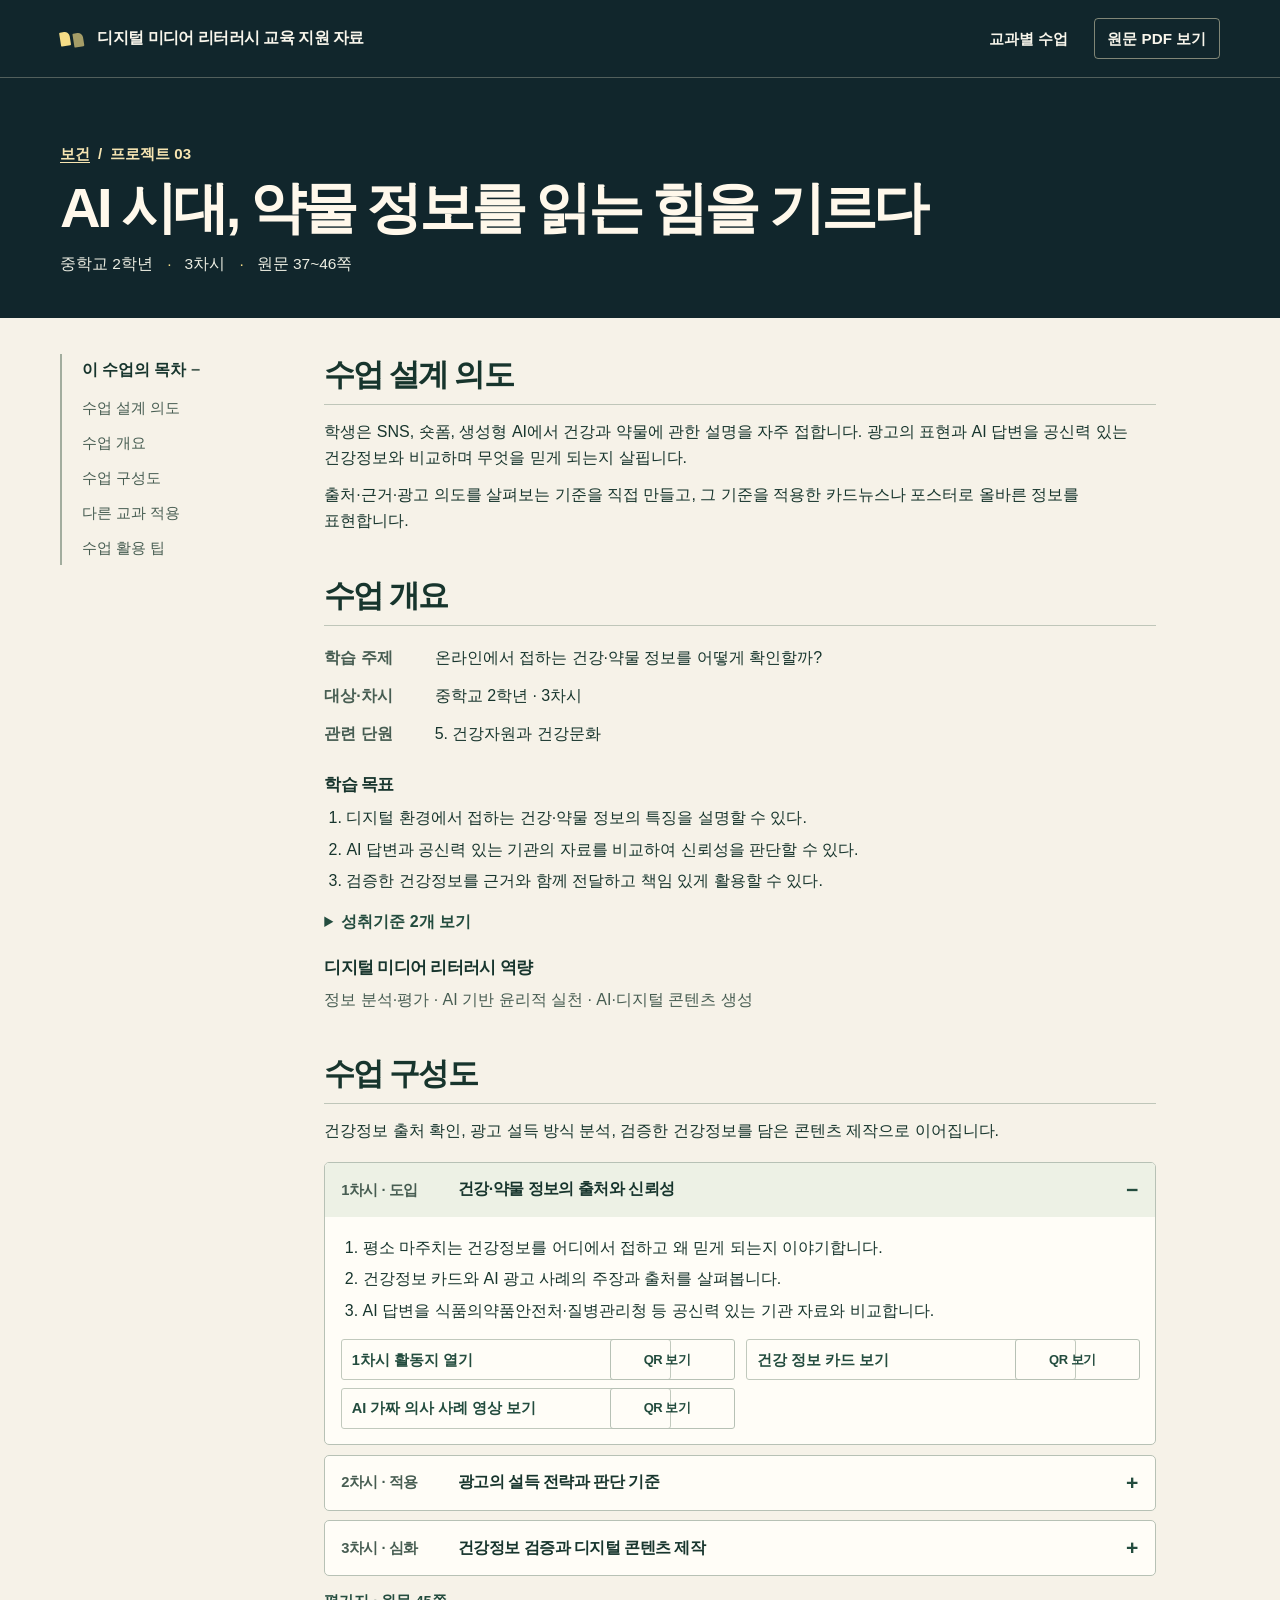
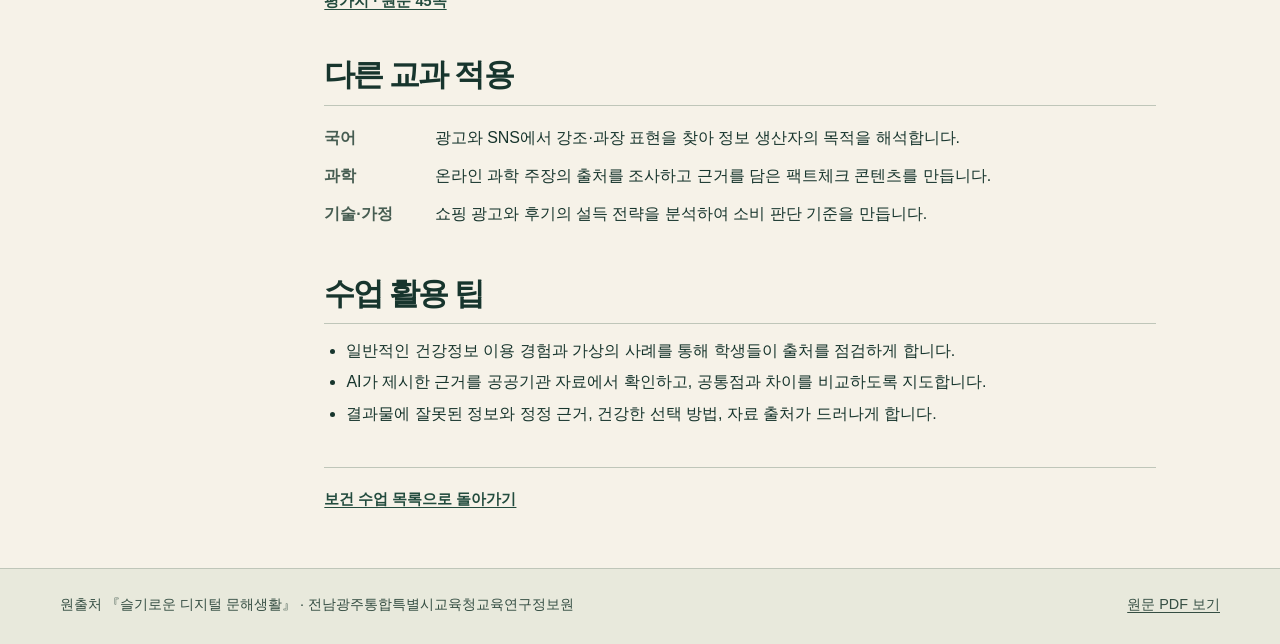
<file: lessons/health-03.html>
<!doctype html>
<html lang="ko">
<head>
  <meta charset="utf-8">
  <meta name="viewport" content="width=device-width, initial-scale=1">
  <meta name="theme-color" content="#11262c">
  <meta name="description" content="AI 답변과 광고의 근거를 공공기관 자료와 대조하고, 건강정보를 검증하는 콘텐츠를 만듭니다.">
  <title>AI 시대, 약물 정보를 읽는 힘을 기르다 | 슬기로운 디지털 문해생활</title>
  <link rel="stylesheet" href="../assets/style.css">
  <script src="../assets/site.js?v=3" defer></script>
</head>
<body>
<a class="skip-link" href="#lesson">수업 본문으로 이동</a>
<div class="lesson-banner">
<header class="site-header">
  <div class="shell header-row">
    <a class="brand" href="../index.html"><span class="brand-mark" aria-hidden="true"></span>디지털 미디어 리터러시 교육 지원 자료</a>
    <nav class="header-links" aria-label="주 메뉴">
      <a href="../index.html#health">교과별 수업</a>
      <a class="pdf-button" href="https://drive.google.com/file/d/1oHFbGTHitLCZoC8ndZX6Gexwn5Ip-Q_L/view?usp=drivesdk" target="_blank" rel="noopener noreferrer">원문 PDF 보기</a>
    </nav>
  </div>
</header>
  <div class="shell lesson-heading">
    <nav class="breadcrumbs" aria-label="현재 위치">
      <a href="../index.html#health">보건</a><span aria-hidden="true">/</span><span>프로젝트 03</span>
    </nav>
    <h1>AI 시대, 약물 정보를 읽는 힘을 기르다</h1>
    <p class="lesson-meta"><span>중학교 2학년</span><span>3차시</span><span>원문 37~46쪽</span></p>
  </div>
</div>
<div class="shell reading-layout">
  <details class="on-page" open>
    <summary>이 수업의 목차</summary>
    <nav aria-label="수업 목차">
      <a href="#intent">수업 설계 의도</a>
      <a href="#overview">수업 개요</a>
      <a href="#flow">수업 구성도</a>
      <a href="#transfer">다른 교과 적용</a>
      <a href="#tips">수업 활용 팁</a>
    </nav>
  </details>
  <main class="reading-main" id="lesson">
    <section class="lesson-section" id="intent">
      <h2>수업 설계 의도</h2>
      <p>학생은 SNS, 숏폼, 생성형 AI에서 건강과 약물에 관한 설명을 자주 접합니다. 광고의 표현과 AI 답변을 공신력 있는 건강정보와 비교하며 무엇을 믿게 되는지 살핍니다.</p>
      <p>출처·근거·광고 의도를 살펴보는 기준을 직접 만들고, 그 기준을 적용한 카드뉴스나 포스터로 올바른 정보를 표현합니다.</p>
    </section>
    <section class="lesson-section" id="overview">
      <h2>수업 개요</h2>
      <dl class="overview-dl">
        <div><dt>학습 주제</dt><dd>온라인에서 접하는 건강·약물 정보를 어떻게 확인할까?</dd></div>
        <div><dt>대상·차시</dt><dd>중학교 2학년 · 3차시</dd></div>
        <div><dt>관련 단원</dt><dd>5. 건강자원과 건강문화</dd></div>
      </dl>
      <h3>학습 목표</h3>
      <ol>
        <li>디지털 환경에서 접하는 건강·약물 정보의 특징을 설명할 수 있다.</li>
        <li>AI 답변과 공신력 있는 기관의 자료를 비교하여 신뢰성을 판단할 수 있다.</li>
        <li>검증한 건강정보를 근거와 함께 전달하고 책임 있게 활용할 수 있다.</li>
      </ol>
      <details class="standards">
        <summary>성취기준 2개 보기</summary>
        <ul>
          <li><span class="standard-code">9보05-01</span> 건강권 발전을 위한 노력과 건강자원을 탐색하여 공동체의 건강권 향상을 위한 활동에 관심을 가지고 참여한다.</li>
          <li><span class="standard-code">9보05-02</span> 디지털·인공지능 시대에 따른 보건의료서비스와 건강정보를 포함한 건강자원의 변화를 알아보고 건강에 유익하게 활용하며 개선방안을 탐색한다.</li>
        </ul>
      </details>
      <h3>디지털 미디어 리터러시 역량</h3>
      <p class="skill-list">정보 분석·평가 · AI 기반 윤리적 실천 · AI·디지털 콘텐츠 생성</p>
    </section>
    <section class="lesson-section" id="flow">
      <h2>수업 구성도</h2>
      <p>건강정보 출처 확인, 광고 설득 방식 분석, 검증한 건강정보를 담은 콘텐츠 제작으로 이어집니다.</p>
      <div class="session-list">
      <details class="session" id="session-1" open>
        <summary><span class="session-index">1차시 · 도입</span><span>건강·약물 정보의 출처와 신뢰성</span></summary>
        <div class="session-body">
          <ol>
            <li>평소 마주치는 건강정보를 어디에서 접하고 왜 믿게 되는지 이야기합니다.</li>
            <li>건강정보 카드와 AI 광고 사례의 주장과 출처를 살펴봅니다.</li>
            <li>AI 답변을 식품의약품안전처·질병관리청 등 공신력 있는 기관 자료와 비교합니다.</li>
          </ol>
          <div class="resource-list" aria-label="1차시 자료">
        <div class="resource">
          <a class="resource-link" href="https://m.site.naver.com/2k2ge" target="_blank" rel="noopener noreferrer">1차시 활동지 열기</a>
          <details class="resource-qr">
            <summary aria-label="1차시 활동지 열기 QR 코드 보기">QR 보기</summary>
            <div class="qr-display"><img src="../assets/qr/p038-1.png" width="144" height="144" loading="lazy" alt="1차시 활동지 열기 QR 코드"></div>
          </details>
        </div>
        <div class="resource">
          <a class="resource-link" href="https://m.site.naver.com/2k2qE" target="_blank" rel="noopener noreferrer">건강 정보 카드 보기</a>
          <details class="resource-qr">
            <summary aria-label="건강 정보 카드 보기 QR 코드 보기">QR 보기</summary>
            <div class="qr-display"><img src="../assets/qr/p038-2.png" width="144" height="144" loading="lazy" alt="건강 정보 카드 보기 QR 코드"></div>
          </details>
        </div>
        <div class="resource">
          <a class="resource-link" href="https://m.site.naver.com/2k2mJ" target="_blank" rel="noopener noreferrer">AI 가짜 의사 사례 영상 보기</a>
          <details class="resource-qr">
            <summary aria-label="AI 가짜 의사 사례 영상 보기 QR 코드 보기">QR 보기</summary>
            <div class="qr-display"><img src="../assets/qr/p038-3.png" width="144" height="144" loading="lazy" alt="AI 가짜 의사 사례 영상 보기 QR 코드"></div>
          </details>
        </div>
          </div>
        </div>
      </details>
      <details class="session" id="session-2">
        <summary><span class="session-index">2차시 · 적용</span><span>광고의 설득 전략과 판단 기준</span></summary>
        <div class="session-body">
          <ol>
            <li>광고의 과장 표현, 강조하는 내용, 이미지와 설득 방식을 찾습니다.</li>
            <li>광고가 소비자의 인식과 선택에 미치는 영향을 분석합니다.</li>
            <li>건강정보를 확인할 때 적용할 출처·근거·목적 체크리스트를 만듭니다.</li>
          </ol>
          <div class="resource-list" aria-label="2차시 자료">
        <div class="resource">
          <a class="resource-link" href="https://m.site.naver.com/2k2gy" target="_blank" rel="noopener noreferrer">2차시 활동지 열기</a>
          <details class="resource-qr">
            <summary aria-label="2차시 활동지 열기 QR 코드 보기">QR 보기</summary>
            <div class="qr-display"><img src="../assets/qr/p038-4.png" width="144" height="144" loading="lazy" alt="2차시 활동지 열기 QR 코드"></div>
          </details>
        </div>
          </div>
        </div>
      </details>
      <details class="session" id="session-3">
        <summary><span class="session-index">3차시 · 심화</span><span>건강정보 검증과 디지털 콘텐츠 제작</span></summary>
        <div class="session-body">
          <ol>
            <li>앞 차시에서 세운 기준으로 건강정보의 사실 여부를 확인합니다.</li>
            <li>확인한 근거와 출처를 포함해 카드뉴스나 포스터로 알기 쉽게 전달합니다.</li>
            <li>서로의 콘텐츠를 읽고 건강정보를 책임 있게 나누는 방법을 성찰합니다.</li>
          </ol>
          <div class="resource-list" aria-label="3차시 자료">
        <div class="resource">
          <a class="resource-link" href="https://m.site.naver.com/2k2gN" target="_blank" rel="noopener noreferrer">3차시 활동지 열기</a>
          <details class="resource-qr">
            <summary aria-label="3차시 활동지 열기 QR 코드 보기">QR 보기</summary>
            <div class="qr-display"><img src="../assets/qr/p038-5.png" width="144" height="144" loading="lazy" alt="3차시 활동지 열기 QR 코드"></div>
          </details>
        </div>
          </div>
        </div>
      </details>
      </div>
      <a class="assessment-link" href="https://drive.google.com/file/d/1oHFbGTHitLCZoC8ndZX6Gexwn5Ip-Q_L/view?usp=drivesdk#page=45" target="_blank" rel="noopener noreferrer">평가지 · 원문 45쪽</a>
    </section>
    <section class="lesson-section" id="transfer">
      <h2>다른 교과 적용</h2>
      <dl class="transfer-list">
        <div><dt>국어</dt><dd>광고와 SNS에서 강조·과장 표현을 찾아 정보 생산자의 목적을 해석합니다.</dd></div>
        <div><dt>과학</dt><dd>온라인 과학 주장의 출처를 조사하고 근거를 담은 팩트체크 콘텐츠를 만듭니다.</dd></div>
        <div><dt>기술·가정</dt><dd>쇼핑 광고와 후기의 설득 전략을 분석하여 소비 판단 기준을 만듭니다.</dd></div>
      </dl>
    </section>
    <section class="lesson-section" id="tips">
      <h2>수업 활용 팁</h2>
      <ul>
        <li>일반적인 건강정보 이용 경험과 가상의 사례를 통해 학생들이 출처를 점검하게 합니다.</li>
        <li>AI가 제시한 근거를 공공기관 자료에서 확인하고, 공통점과 차이를 비교하도록 지도합니다.</li>
        <li>결과물에 잘못된 정보와 정정 근거, 건강한 선택 방법, 자료 출처가 드러나게 합니다.</li>
      </ul>
    </section>
    <div class="back-row">
      <a class="return-link" href="../index.html#health">보건 수업 목록으로 돌아가기</a>
    </div>
  </main>
</div>
<footer class="site-footer">
  <div class="shell footer-row">
    <p>원출처 『슬기로운 디지털 문해생활』 · 전남광주통합특별시교육청교육연구정보원</p>
    <a href="https://drive.google.com/file/d/1oHFbGTHitLCZoC8ndZX6Gexwn5Ip-Q_L/view?usp=drivesdk" target="_blank" rel="noopener noreferrer">원문 PDF 보기</a>
  </div>
</footer>
</body>
</html>
</file>
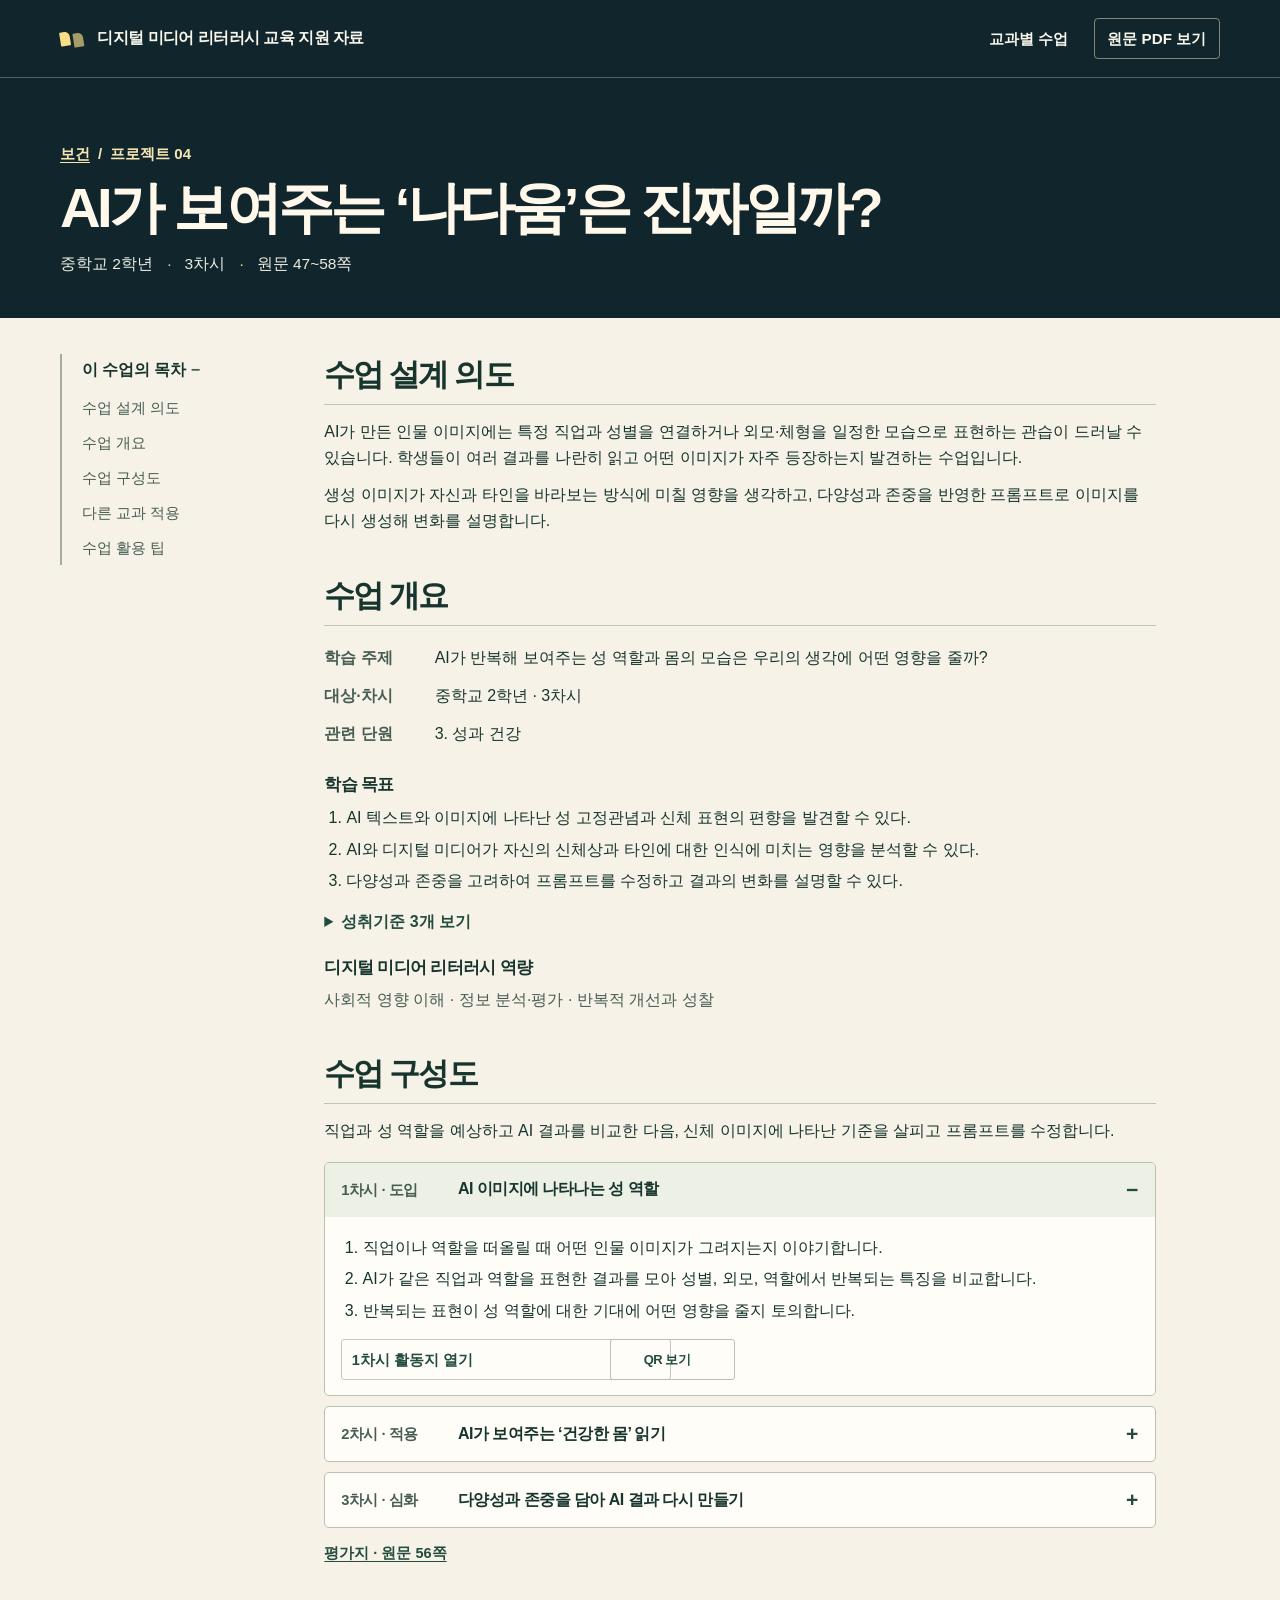
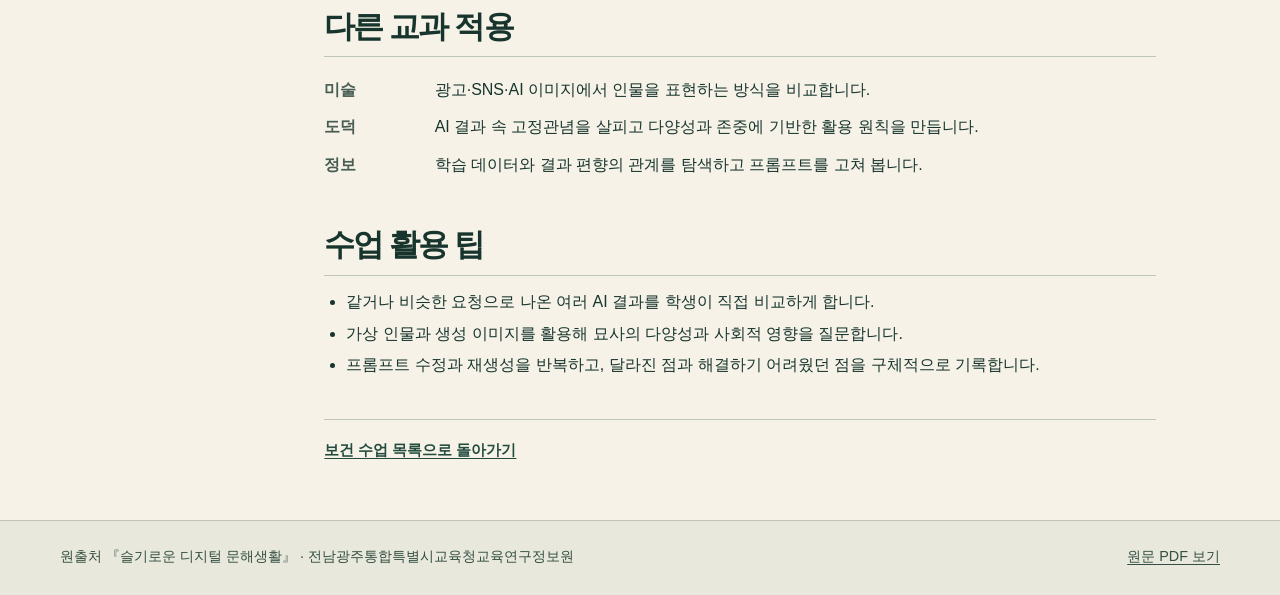
<file: lessons/health-04.html>
<!doctype html>
<html lang="ko">
<head>
  <meta charset="utf-8">
  <meta name="viewport" content="width=device-width, initial-scale=1">
  <meta name="theme-color" content="#11262c">
  <meta name="description" content="AI의 인물 이미지에서 반복되는 표현을 찾고, 다양성을 반영해 프롬프트를 고칩니다.">
  <title>AI가 보여주는 ‘나다움’은 진짜일까? | 슬기로운 디지털 문해생활</title>
  <link rel="stylesheet" href="../assets/style.css">
  <script src="../assets/site.js?v=3" defer></script>
</head>
<body>
<a class="skip-link" href="#lesson">수업 본문으로 이동</a>
<div class="lesson-banner">
<header class="site-header">
  <div class="shell header-row">
    <a class="brand" href="../index.html"><span class="brand-mark" aria-hidden="true"></span>디지털 미디어 리터러시 교육 지원 자료</a>
    <nav class="header-links" aria-label="주 메뉴">
      <a href="../index.html#health">교과별 수업</a>
      <a class="pdf-button" href="https://drive.google.com/file/d/1oHFbGTHitLCZoC8ndZX6Gexwn5Ip-Q_L/view?usp=drivesdk" target="_blank" rel="noopener noreferrer">원문 PDF 보기</a>
    </nav>
  </div>
</header>
  <div class="shell lesson-heading">
    <nav class="breadcrumbs" aria-label="현재 위치">
      <a href="../index.html#health">보건</a><span aria-hidden="true">/</span><span>프로젝트 04</span>
    </nav>
    <h1>AI가 보여주는 ‘나다움’은 진짜일까?</h1>
    <p class="lesson-meta"><span>중학교 2학년</span><span>3차시</span><span>원문 47~58쪽</span></p>
  </div>
</div>
<div class="shell reading-layout">
  <details class="on-page" open>
    <summary>이 수업의 목차</summary>
    <nav aria-label="수업 목차">
      <a href="#intent">수업 설계 의도</a>
      <a href="#overview">수업 개요</a>
      <a href="#flow">수업 구성도</a>
      <a href="#transfer">다른 교과 적용</a>
      <a href="#tips">수업 활용 팁</a>
    </nav>
  </details>
  <main class="reading-main" id="lesson">
    <section class="lesson-section" id="intent">
      <h2>수업 설계 의도</h2>
      <p>AI가 만든 인물 이미지에는 특정 직업과 성별을 연결하거나 외모·체형을 일정한 모습으로 표현하는 관습이 드러날 수 있습니다. 학생들이 여러 결과를 나란히 읽고 어떤 이미지가 자주 등장하는지 발견하는 수업입니다.</p>
      <p>생성 이미지가 자신과 타인을 바라보는 방식에 미칠 영향을 생각하고, 다양성과 존중을 반영한 프롬프트로 이미지를 다시 생성해 변화를 설명합니다.</p>
    </section>
    <section class="lesson-section" id="overview">
      <h2>수업 개요</h2>
      <dl class="overview-dl">
        <div><dt>학습 주제</dt><dd>AI가 반복해 보여주는 성 역할과 몸의 모습은 우리의 생각에 어떤 영향을 줄까?</dd></div>
        <div><dt>대상·차시</dt><dd>중학교 2학년 · 3차시</dd></div>
        <div><dt>관련 단원</dt><dd>3. 성과 건강</dd></div>
      </dl>
      <h3>학습 목표</h3>
      <ol>
        <li>AI 텍스트와 이미지에 나타난 성 고정관념과 신체 표현의 편향을 발견할 수 있다.</li>
        <li>AI와 디지털 미디어가 자신의 신체상과 타인에 대한 인식에 미치는 영향을 분석할 수 있다.</li>
        <li>다양성과 존중을 고려하여 프롬프트를 수정하고 결과의 변화를 설명할 수 있다.</li>
      </ol>
      <details class="standards">
        <summary>성취기준 3개 보기</summary>
        <ul>
          <li><span class="standard-code">9보03-06</span> 청소년의 성 건강과 관련하여 사회적 쟁점이 있는 이슈들에 대해 다양한 입장의 근거와 맥락, 고정 관념, 차별, 불평등한 상황을 파악하여 균형 있고 평등한 성문화를 조성하려는 자세를 갖는다.</li>
          <li><span class="standard-code">9보05-02</span> 디지털·인공지능 시대에 따른 보건의료서비스와 건강정보를 포함한 건강자원의 변화를 알아보고 건강에 유익하게 활용하며 개선방안을 탐색한다.</li>
          <li><span class="standard-code">9보05-04</span> 건강 신념과 규범ㆍ관행 및 미디어 등이 건강에 미치는 영향을 탐색하고 건강하게 개선하려는 태도를 발전시켜 건강관리와 건강문제 해결에 적용한다.</li>
        </ul>
      </details>
      <h3>디지털 미디어 리터러시 역량</h3>
      <p class="skill-list">사회적 영향 이해 · 정보 분석·평가 · 반복적 개선과 성찰</p>
    </section>
    <section class="lesson-section" id="flow">
      <h2>수업 구성도</h2>
      <p>직업과 성 역할을 예상하고 AI 결과를 비교한 다음, 신체 이미지에 나타난 기준을 살피고 프롬프트를 수정합니다.</p>
      <div class="session-list">
      <details class="session" id="session-1" open>
        <summary><span class="session-index">1차시 · 도입</span><span>AI 이미지에 나타나는 성 역할</span></summary>
        <div class="session-body">
          <ol>
            <li>직업이나 역할을 떠올릴 때 어떤 인물 이미지가 그려지는지 이야기합니다.</li>
            <li>AI가 같은 직업과 역할을 표현한 결과를 모아 성별, 외모, 역할에서 반복되는 특징을 비교합니다.</li>
            <li>반복되는 표현이 성 역할에 대한 기대에 어떤 영향을 줄지 토의합니다.</li>
          </ol>
          <div class="resource-list" aria-label="1차시 자료">
        <div class="resource">
          <a class="resource-link" href="https://m.site.naver.com/2k2ht" target="_blank" rel="noopener noreferrer">1차시 활동지 열기</a>
          <details class="resource-qr">
            <summary aria-label="1차시 활동지 열기 QR 코드 보기">QR 보기</summary>
            <div class="qr-display"><img src="../assets/qr/p048-1.png" width="144" height="144" loading="lazy" alt="1차시 활동지 열기 QR 코드"></div>
          </details>
        </div>
          </div>
        </div>
      </details>
      <details class="session" id="session-2">
        <summary><span class="session-index">2차시 · 적용</span><span>AI가 보여주는 ‘건강한 몸’ 읽기</span></summary>
        <div class="session-body">
          <ol>
            <li>‘아름다운 사람’, ‘멋진 사람’, ‘건강해 보이는 사람’으로 생성한 가상의 인물 이미지를 비교합니다.</li>
            <li>체형과 외모 표현의 공통점, 적게 나타난 모습을 찾아봅니다.</li>
            <li>반복해서 본 이미지가 자신과 타인의 몸을 바라보는 방식에 미치는 영향을 이야기합니다.</li>
          </ol>
          <div class="resource-list" aria-label="2차시 자료">
        <div class="resource">
          <a class="resource-link" href="https://m.site.naver.com/2k2gY" target="_blank" rel="noopener noreferrer">2차시 활동지 열기</a>
          <details class="resource-qr">
            <summary aria-label="2차시 활동지 열기 QR 코드 보기">QR 보기</summary>
            <div class="qr-display"><img src="../assets/qr/p048-2.png" width="144" height="144" loading="lazy" alt="2차시 활동지 열기 QR 코드"></div>
          </details>
        </div>
          </div>
        </div>
      </details>
      <details class="session" id="session-3">
        <summary><span class="session-index">3차시 · 심화</span><span>다양성과 존중을 담아 AI 결과 다시 만들기</span></summary>
        <div class="session-body">
          <ol>
            <li>앞서 발견한 편향을 바탕으로 표현하고 싶은 성 역할과 신체의 다양성을 정합니다.</li>
            <li>프롬프트를 수정하여 이미지를 생성하고 전후 결과와 한계를 비교합니다.</li>
            <li>공정하고 존중하는 AI 활용 원칙을 정리합니다.</li>
          </ol>
          <div class="resource-list" aria-label="3차시 자료">
        <div class="resource">
          <a class="resource-link" href="https://m.site.naver.com/2k2h6" target="_blank" rel="noopener noreferrer">3차시 활동지 열기</a>
          <details class="resource-qr">
            <summary aria-label="3차시 활동지 열기 QR 코드 보기">QR 보기</summary>
            <div class="qr-display"><img src="../assets/qr/p048-3.png" width="144" height="144" loading="lazy" alt="3차시 활동지 열기 QR 코드"></div>
          </details>
        </div>
          </div>
        </div>
      </details>
      </div>
      <a class="assessment-link" href="https://drive.google.com/file/d/1oHFbGTHitLCZoC8ndZX6Gexwn5Ip-Q_L/view?usp=drivesdk#page=56" target="_blank" rel="noopener noreferrer">평가지 · 원문 56쪽</a>
    </section>
    <section class="lesson-section" id="transfer">
      <h2>다른 교과 적용</h2>
      <dl class="transfer-list">
        <div><dt>미술</dt><dd>광고·SNS·AI 이미지에서 인물을 표현하는 방식을 비교합니다.</dd></div>
        <div><dt>도덕</dt><dd>AI 결과 속 고정관념을 살피고 다양성과 존중에 기반한 활용 원칙을 만듭니다.</dd></div>
        <div><dt>정보</dt><dd>학습 데이터와 결과 편향의 관계를 탐색하고 프롬프트를 고쳐 봅니다.</dd></div>
      </dl>
    </section>
    <section class="lesson-section" id="tips">
      <h2>수업 활용 팁</h2>
      <ul>
        <li>같거나 비슷한 요청으로 나온 여러 AI 결과를 학생이 직접 비교하게 합니다.</li>
        <li>가상 인물과 생성 이미지를 활용해 묘사의 다양성과 사회적 영향을 질문합니다.</li>
        <li>프롬프트 수정과 재생성을 반복하고, 달라진 점과 해결하기 어려웠던 점을 구체적으로 기록합니다.</li>
      </ul>
    </section>
    <div class="back-row">
      <a class="return-link" href="../index.html#health">보건 수업 목록으로 돌아가기</a>
    </div>
  </main>
</div>
<footer class="site-footer">
  <div class="shell footer-row">
    <p>원출처 『슬기로운 디지털 문해생활』 · 전남광주통합특별시교육청교육연구정보원</p>
    <a href="https://drive.google.com/file/d/1oHFbGTHitLCZoC8ndZX6Gexwn5Ip-Q_L/view?usp=drivesdk" target="_blank" rel="noopener noreferrer">원문 PDF 보기</a>
  </div>
</footer>
</body>
</html>
</file>
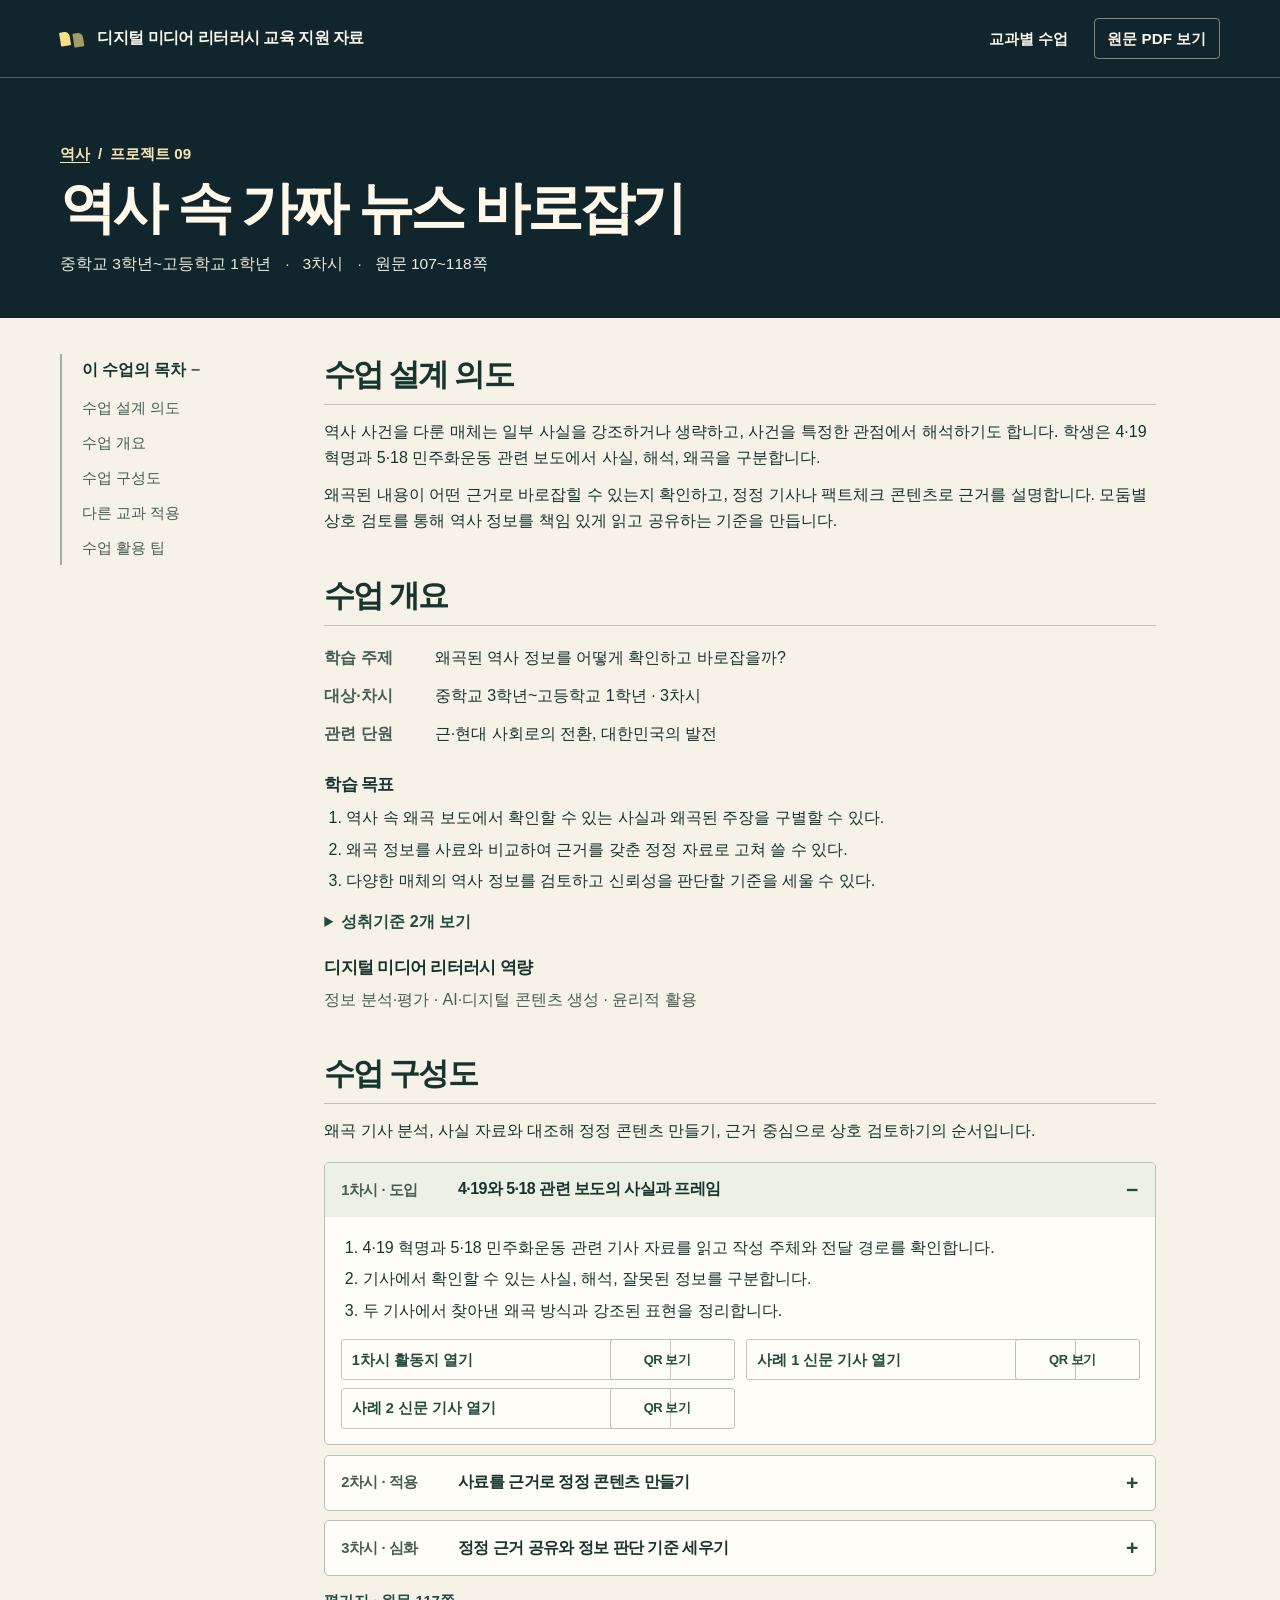
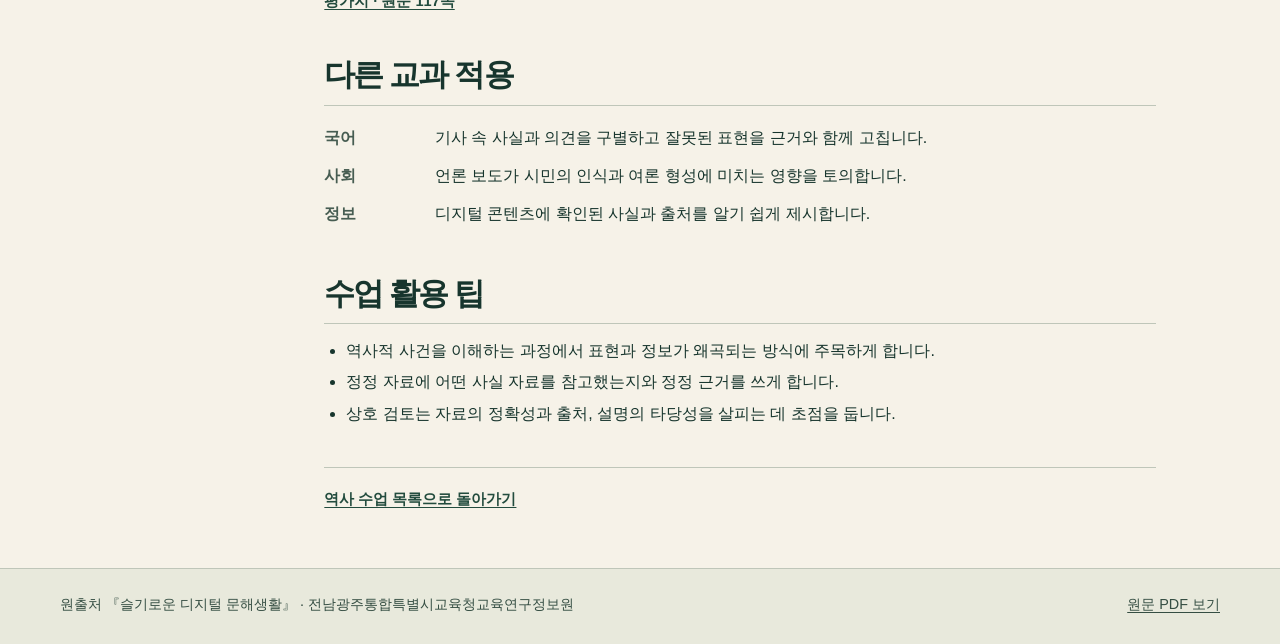
<file: lessons/history-09.html>
<!doctype html>
<html lang="ko">
<head>
  <meta charset="utf-8">
  <meta name="viewport" content="width=device-width, initial-scale=1">
  <meta name="theme-color" content="#11262c">
  <meta name="description" content="4·19 혁명과 5·18 민주화운동 관련 보도를 사료와 대조하고 정정 콘텐츠를 만듭니다.">
  <title>역사 속 가짜 뉴스 바로잡기 | 슬기로운 디지털 문해생활</title>
  <link rel="stylesheet" href="../assets/style.css">
  <script src="../assets/site.js?v=3" defer></script>
</head>
<body>
<a class="skip-link" href="#lesson">수업 본문으로 이동</a>
<div class="lesson-banner">
<header class="site-header">
  <div class="shell header-row">
    <a class="brand" href="../index.html"><span class="brand-mark" aria-hidden="true"></span>디지털 미디어 리터러시 교육 지원 자료</a>
    <nav class="header-links" aria-label="주 메뉴">
      <a href="../index.html#history">교과별 수업</a>
      <a class="pdf-button" href="https://drive.google.com/file/d/1oHFbGTHitLCZoC8ndZX6Gexwn5Ip-Q_L/view?usp=drivesdk" target="_blank" rel="noopener noreferrer">원문 PDF 보기</a>
    </nav>
  </div>
</header>
  <div class="shell lesson-heading">
    <nav class="breadcrumbs" aria-label="현재 위치">
      <a href="../index.html#history">역사</a><span aria-hidden="true">/</span><span>프로젝트 09</span>
    </nav>
    <h1>역사 속 가짜 뉴스 바로잡기</h1>
    <p class="lesson-meta"><span>중학교 3학년~고등학교 1학년</span><span>3차시</span><span>원문 107~118쪽</span></p>
  </div>
</div>
<div class="shell reading-layout">
  <details class="on-page" open>
    <summary>이 수업의 목차</summary>
    <nav aria-label="수업 목차">
      <a href="#intent">수업 설계 의도</a>
      <a href="#overview">수업 개요</a>
      <a href="#flow">수업 구성도</a>
      <a href="#transfer">다른 교과 적용</a>
      <a href="#tips">수업 활용 팁</a>
    </nav>
  </details>
  <main class="reading-main" id="lesson">
    <section class="lesson-section" id="intent">
      <h2>수업 설계 의도</h2>
      <p>역사 사건을 다룬 매체는 일부 사실을 강조하거나 생략하고, 사건을 특정한 관점에서 해석하기도 합니다. 학생은 4·19 혁명과 5·18 민주화운동 관련 보도에서 사실, 해석, 왜곡을 구분합니다.</p>
      <p>왜곡된 내용이 어떤 근거로 바로잡힐 수 있는지 확인하고, 정정 기사나 팩트체크 콘텐츠로 근거를 설명합니다. 모둠별 상호 검토를 통해 역사 정보를 책임 있게 읽고 공유하는 기준을 만듭니다.</p>
    </section>
    <section class="lesson-section" id="overview">
      <h2>수업 개요</h2>
      <dl class="overview-dl">
        <div><dt>학습 주제</dt><dd>왜곡된 역사 정보를 어떻게 확인하고 바로잡을까?</dd></div>
        <div><dt>대상·차시</dt><dd>중학교 3학년~고등학교 1학년 · 3차시</dd></div>
        <div><dt>관련 단원</dt><dd>근·현대 사회로의 전환, 대한민국의 발전</dd></div>
      </dl>
      <h3>학습 목표</h3>
      <ol>
        <li>역사 속 왜곡 보도에서 확인할 수 있는 사실과 왜곡된 주장을 구별할 수 있다.</li>
        <li>왜곡 정보를 사료와 비교하여 근거를 갖춘 정정 자료로 고쳐 쓸 수 있다.</li>
        <li>다양한 매체의 역사 정보를 검토하고 신뢰성을 판단할 기준을 세울 수 있다.</li>
      </ol>
      <details class="standards">
        <summary>성취기준 2개 보기</summary>
        <ul>
          <li><span class="standard-code">9역13-03</span> 한국의 민주화 과정에서 나타난 성과와 과제를 탐구한다.</li>
          <li><span class="standard-code">10한사2-02-03</span> 4·19 혁명에서 6월 민주 항쟁에 이르는 민주화 과정을 탐구한다.</li>
        </ul>
      </details>
      <h3>디지털 미디어 리터러시 역량</h3>
      <p class="skill-list">정보 분석·평가 · AI·디지털 콘텐츠 생성 · 윤리적 활용</p>
    </section>
    <section class="lesson-section" id="flow">
      <h2>수업 구성도</h2>
      <p>왜곡 기사 분석, 사실 자료와 대조해 정정 콘텐츠 만들기, 근거 중심으로 상호 검토하기의 순서입니다.</p>
      <div class="session-list">
      <details class="session" id="session-1" open>
        <summary><span class="session-index">1차시 · 도입</span><span>4·19와 5·18 관련 보도의 사실과 프레임</span></summary>
        <div class="session-body">
          <ol>
            <li>4·19 혁명과 5·18 민주화운동 관련 기사 자료를 읽고 작성 주체와 전달 경로를 확인합니다.</li>
            <li>기사에서 확인할 수 있는 사실, 해석, 잘못된 정보를 구분합니다.</li>
            <li>두 기사에서 찾아낸 왜곡 방식과 강조된 표현을 정리합니다.</li>
          </ol>
          <div class="resource-list" aria-label="1차시 자료">
        <div class="resource">
          <a class="resource-link" href="https://m.site.naver.com/2hrUf" target="_blank" rel="noopener noreferrer">1차시 활동지 열기</a>
          <details class="resource-qr">
            <summary aria-label="1차시 활동지 열기 QR 코드 보기">QR 보기</summary>
            <div class="qr-display"><img src="../assets/qr/p108-1.png" width="144" height="144" loading="lazy" alt="1차시 활동지 열기 QR 코드"></div>
          </details>
        </div>
        <div class="resource">
          <a class="resource-link" href="https://m.site.naver.com/26i20" target="_blank" rel="noopener noreferrer">사례 1 신문 기사 열기</a>
          <details class="resource-qr">
            <summary aria-label="사례 1 신문 기사 열기 QR 코드 보기">QR 보기</summary>
            <div class="qr-display"><img src="../assets/qr/p110-1.png" width="144" height="144" loading="lazy" alt="사례 1 신문 기사 열기 QR 코드"></div>
          </details>
        </div>
        <div class="resource">
          <a class="resource-link" href="https://m.site.naver.com/26i2Z" target="_blank" rel="noopener noreferrer">사례 2 신문 기사 열기</a>
          <details class="resource-qr">
            <summary aria-label="사례 2 신문 기사 열기 QR 코드 보기">QR 보기</summary>
            <div class="qr-display"><img src="../assets/qr/p110-2.png" width="144" height="144" loading="lazy" alt="사례 2 신문 기사 열기 QR 코드"></div>
          </details>
        </div>
          </div>
        </div>
      </details>
      <details class="session" id="session-2">
        <summary><span class="session-index">2차시 · 적용</span><span>사료를 근거로 정정 콘텐츠 만들기</span></summary>
        <div class="session-body">
          <ol>
            <li>왜곡 기사나 쇼츠 대본에 담긴 주장과 빠뜨린 맥락을 찾습니다.</li>
            <li>사실 자료를 대조하여 정정이 필요한 부분과 근거를 확인합니다.</li>
            <li>출처와 정정 이유를 명시한 기사 또는 팩트체크 콘텐츠를 만듭니다.</li>
          </ol>
          <div class="resource-list" aria-label="2차시 자료">
        <div class="resource">
          <a class="resource-link" href="https://m.site.naver.com/2hrV7" target="_blank" rel="noopener noreferrer">2차시 활동지 열기</a>
          <details class="resource-qr">
            <summary aria-label="2차시 활동지 열기 QR 코드 보기">QR 보기</summary>
            <div class="qr-display"><img src="../assets/qr/p108-2.png" width="144" height="144" loading="lazy" alt="2차시 활동지 열기 QR 코드"></div>
          </details>
        </div>
          </div>
        </div>
      </details>
      <details class="session" id="session-3">
        <summary><span class="session-index">3차시 · 심화</span><span>정정 근거 공유와 정보 판단 기준 세우기</span></summary>
        <div class="session-body">
          <ol>
            <li>모둠별로 정정 콘텐츠와 판단 근거를 발표합니다.</li>
            <li>다른 모둠의 자료에서 근거가 뒷받침하는 주장과 추가 확인이 필요한 점을 살핍니다.</li>
            <li>역사 정보를 읽고 공유할 때 적용할 기준을 함께 정리합니다.</li>
          </ol>
          <div class="resource-list" aria-label="3차시 자료">
        <div class="resource">
          <a class="resource-link" href="https://m.site.naver.com/2hrVr" target="_blank" rel="noopener noreferrer">3차시 활동지 열기</a>
          <details class="resource-qr">
            <summary aria-label="3차시 활동지 열기 QR 코드 보기">QR 보기</summary>
            <div class="qr-display"><img src="../assets/qr/p108-3.png" width="144" height="144" loading="lazy" alt="3차시 활동지 열기 QR 코드"></div>
          </details>
        </div>
          </div>
        </div>
      </details>
      </div>
      <a class="assessment-link" href="https://drive.google.com/file/d/1oHFbGTHitLCZoC8ndZX6Gexwn5Ip-Q_L/view?usp=drivesdk#page=117" target="_blank" rel="noopener noreferrer">평가지 · 원문 117쪽</a>
    </section>
    <section class="lesson-section" id="transfer">
      <h2>다른 교과 적용</h2>
      <dl class="transfer-list">
        <div><dt>국어</dt><dd>기사 속 사실과 의견을 구별하고 잘못된 표현을 근거와 함께 고칩니다.</dd></div>
        <div><dt>사회</dt><dd>언론 보도가 시민의 인식과 여론 형성에 미치는 영향을 토의합니다.</dd></div>
        <div><dt>정보</dt><dd>디지털 콘텐츠에 확인된 사실과 출처를 알기 쉽게 제시합니다.</dd></div>
      </dl>
    </section>
    <section class="lesson-section" id="tips">
      <h2>수업 활용 팁</h2>
      <ul>
        <li>역사적 사건을 이해하는 과정에서 표현과 정보가 왜곡되는 방식에 주목하게 합니다.</li>
        <li>정정 자료에 어떤 사실 자료를 참고했는지와 정정 근거를 쓰게 합니다.</li>
        <li>상호 검토는 자료의 정확성과 출처, 설명의 타당성을 살피는 데 초점을 둡니다.</li>
      </ul>
    </section>
    <div class="back-row">
      <a class="return-link" href="../index.html#history">역사 수업 목록으로 돌아가기</a>
    </div>
  </main>
</div>
<footer class="site-footer">
  <div class="shell footer-row">
    <p>원출처 『슬기로운 디지털 문해생활』 · 전남광주통합특별시교육청교육연구정보원</p>
    <a href="https://drive.google.com/file/d/1oHFbGTHitLCZoC8ndZX6Gexwn5Ip-Q_L/view?usp=drivesdk" target="_blank" rel="noopener noreferrer">원문 PDF 보기</a>
  </div>
</footer>
</body>
</html>
</file>
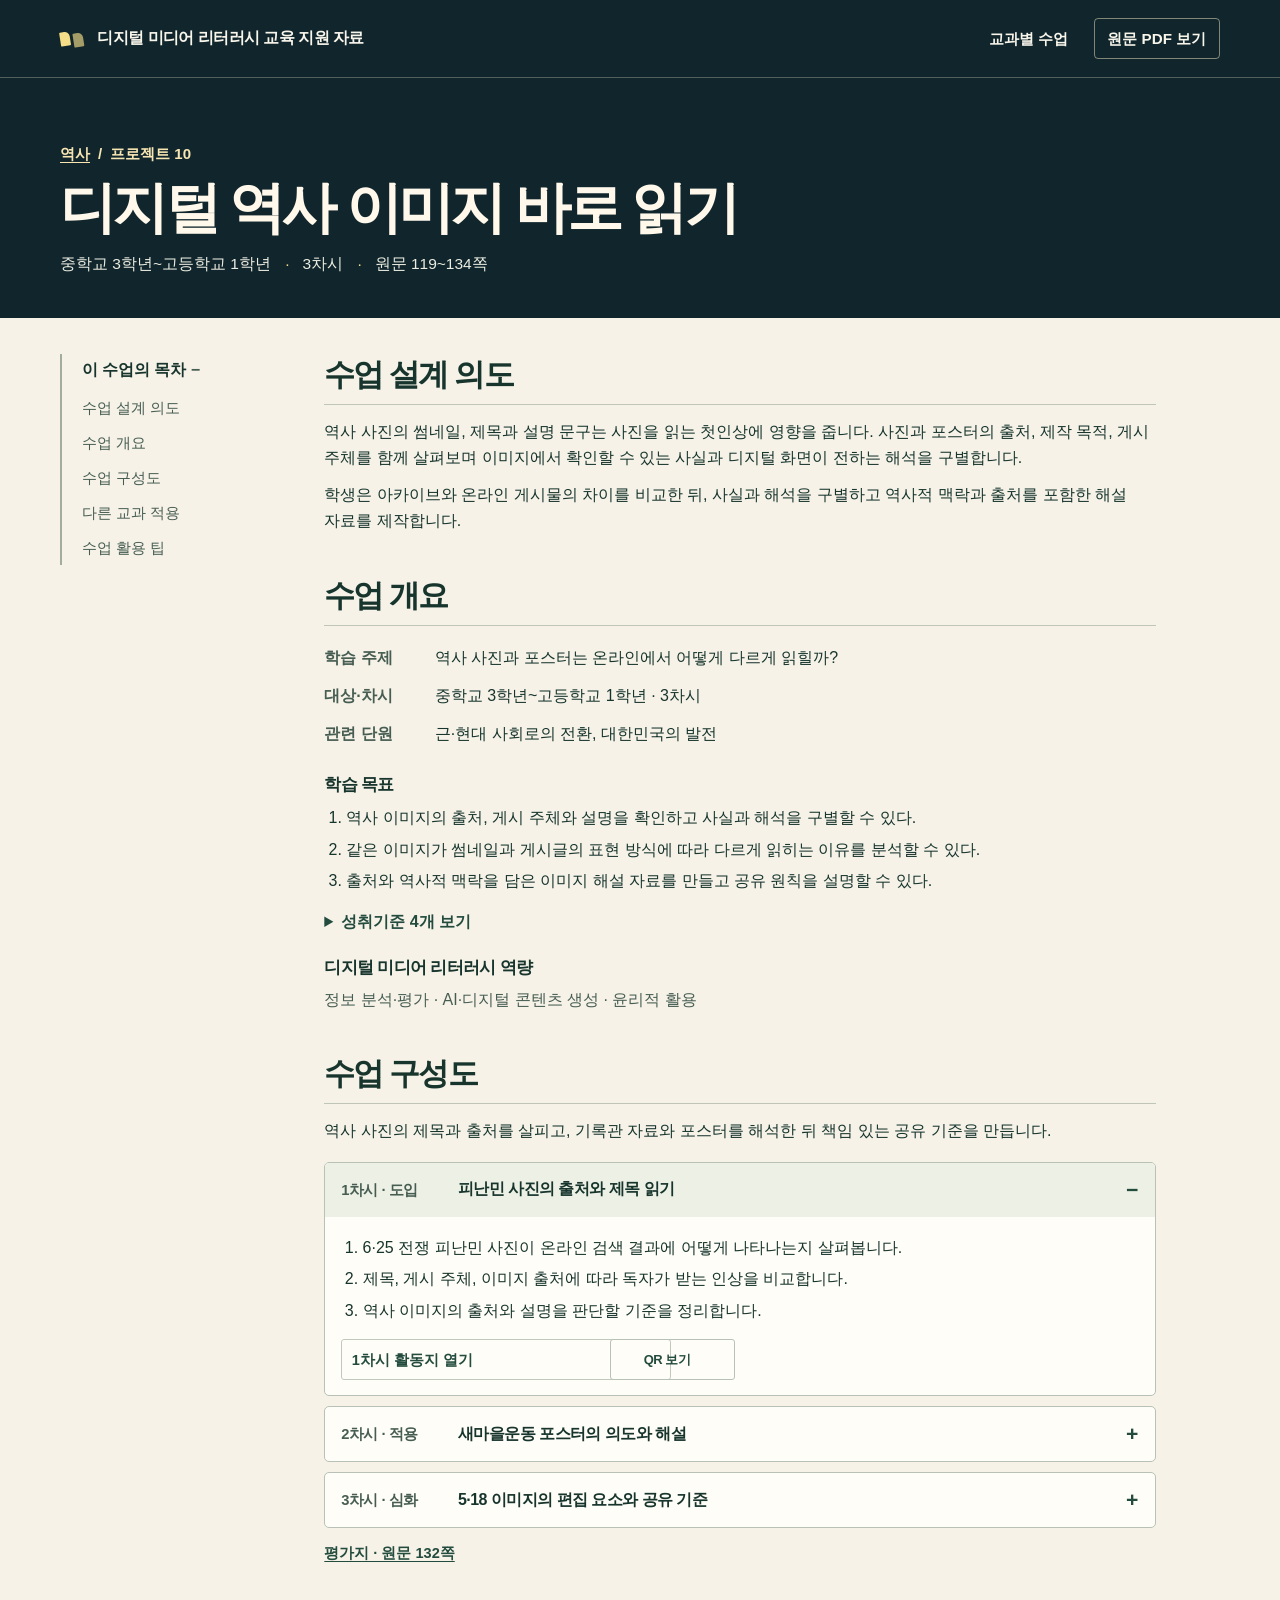
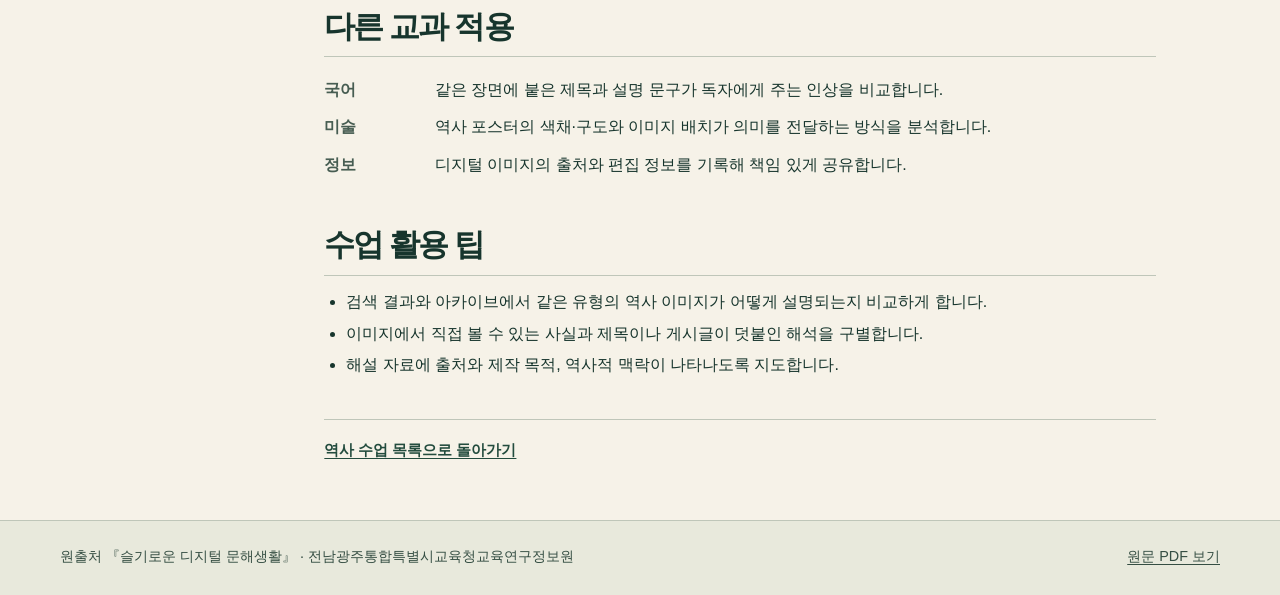
<file: lessons/history-10.html>
<!doctype html>
<html lang="ko">
<head>
  <meta charset="utf-8">
  <meta name="viewport" content="width=device-width, initial-scale=1">
  <meta name="theme-color" content="#11262c">
  <meta name="description" content="피난민 사진, 새마을운동 포스터, 5·18 이미지를 비교해 출처가 담긴 해설을 씁니다.">
  <title>디지털 역사 이미지 바로 읽기 | 슬기로운 디지털 문해생활</title>
  <link rel="stylesheet" href="../assets/style.css">
  <script src="../assets/site.js?v=3" defer></script>
</head>
<body>
<a class="skip-link" href="#lesson">수업 본문으로 이동</a>
<div class="lesson-banner">
<header class="site-header">
  <div class="shell header-row">
    <a class="brand" href="../index.html"><span class="brand-mark" aria-hidden="true"></span>디지털 미디어 리터러시 교육 지원 자료</a>
    <nav class="header-links" aria-label="주 메뉴">
      <a href="../index.html#history">교과별 수업</a>
      <a class="pdf-button" href="https://drive.google.com/file/d/1oHFbGTHitLCZoC8ndZX6Gexwn5Ip-Q_L/view?usp=drivesdk" target="_blank" rel="noopener noreferrer">원문 PDF 보기</a>
    </nav>
  </div>
</header>
  <div class="shell lesson-heading">
    <nav class="breadcrumbs" aria-label="현재 위치">
      <a href="../index.html#history">역사</a><span aria-hidden="true">/</span><span>프로젝트 10</span>
    </nav>
    <h1>디지털 역사 이미지 바로 읽기</h1>
    <p class="lesson-meta"><span>중학교 3학년~고등학교 1학년</span><span>3차시</span><span>원문 119~134쪽</span></p>
  </div>
</div>
<div class="shell reading-layout">
  <details class="on-page" open>
    <summary>이 수업의 목차</summary>
    <nav aria-label="수업 목차">
      <a href="#intent">수업 설계 의도</a>
      <a href="#overview">수업 개요</a>
      <a href="#flow">수업 구성도</a>
      <a href="#transfer">다른 교과 적용</a>
      <a href="#tips">수업 활용 팁</a>
    </nav>
  </details>
  <main class="reading-main" id="lesson">
    <section class="lesson-section" id="intent">
      <h2>수업 설계 의도</h2>
      <p>역사 사진의 썸네일, 제목과 설명 문구는 사진을 읽는 첫인상에 영향을 줍니다. 사진과 포스터의 출처, 제작 목적, 게시 주체를 함께 살펴보며 이미지에서 확인할 수 있는 사실과 디지털 화면이 전하는 해석을 구별합니다.</p>
      <p>학생은 아카이브와 온라인 게시물의 차이를 비교한 뒤, 사실과 해석을 구별하고 역사적 맥락과 출처를 포함한 해설 자료를 제작합니다.</p>
    </section>
    <section class="lesson-section" id="overview">
      <h2>수업 개요</h2>
      <dl class="overview-dl">
        <div><dt>학습 주제</dt><dd>역사 사진과 포스터는 온라인에서 어떻게 다르게 읽힐까?</dd></div>
        <div><dt>대상·차시</dt><dd>중학교 3학년~고등학교 1학년 · 3차시</dd></div>
        <div><dt>관련 단원</dt><dd>근·현대 사회로의 전환, 대한민국의 발전</dd></div>
      </dl>
      <h3>학습 목표</h3>
      <ol>
        <li>역사 이미지의 출처, 게시 주체와 설명을 확인하고 사실과 해석을 구별할 수 있다.</li>
        <li>같은 이미지가 썸네일과 게시글의 표현 방식에 따라 다르게 읽히는 이유를 분석할 수 있다.</li>
        <li>출처와 역사적 맥락을 담은 이미지 해설 자료를 만들고 공유 원칙을 설명할 수 있다.</li>
      </ol>
      <details class="standards">
        <summary>성취기준 4개 보기</summary>
        <ul>
          <li><span class="standard-code">9역13-03</span> 한국의 민주화 과정에서 나타난 성과와 과제를 탐구한다.</li>
          <li><span class="standard-code">10한사2-02-02</span> 6·25 전쟁과 분단의 고착화 과정을 국내외의 정세 변화와 연관하여 이해한다.</li>
          <li><span class="standard-code">10한사2-02-03</span> 4·19 혁명에서 6월 민주 항쟁에 이르는 민주화 과정을 탐구한다.</li>
          <li><span class="standard-code">10한사2-02-04</span> 산업화의 성과를 파악하고, 그것이 사회 및 환경에 미친 영향을 인식한다.</li>
        </ul>
      </details>
      <h3>디지털 미디어 리터러시 역량</h3>
      <p class="skill-list">정보 분석·평가 · AI·디지털 콘텐츠 생성 · 윤리적 활용</p>
    </section>
    <section class="lesson-section" id="flow">
      <h2>수업 구성도</h2>
      <p>역사 사진의 제목과 출처를 살피고, 기록관 자료와 포스터를 해석한 뒤 책임 있는 공유 기준을 만듭니다.</p>
      <div class="session-list">
      <details class="session" id="session-1" open>
        <summary><span class="session-index">1차시 · 도입</span><span>피난민 사진의 출처와 제목 읽기</span></summary>
        <div class="session-body">
          <ol>
            <li>6·25 전쟁 피난민 사진이 온라인 검색 결과에 어떻게 나타나는지 살펴봅니다.</li>
            <li>제목, 게시 주체, 이미지 출처에 따라 독자가 받는 인상을 비교합니다.</li>
            <li>역사 이미지의 출처와 설명을 판단할 기준을 정리합니다.</li>
          </ol>
          <div class="resource-list" aria-label="1차시 자료">
        <div class="resource">
          <a class="resource-link" href="https://m.site.naver.com/2hsdH" target="_blank" rel="noopener noreferrer">1차시 활동지 열기</a>
          <details class="resource-qr">
            <summary aria-label="1차시 활동지 열기 QR 코드 보기">QR 보기</summary>
            <div class="qr-display"><img src="../assets/qr/p120-1.png" width="144" height="144" loading="lazy" alt="1차시 활동지 열기 QR 코드"></div>
          </details>
        </div>
          </div>
        </div>
      </details>
      <details class="session" id="session-2">
        <summary><span class="session-index">2차시 · 적용</span><span>새마을운동 포스터의 의도와 해설</span></summary>
        <div class="session-body">
          <ol>
            <li>디지털 아카이브에서 새마을운동 포스터의 출처와 내용을 확인합니다.</li>
            <li>제작 주체와 목적을 찾고 포스터가 강조하는 문구와 시각적 표현을 살핍니다.</li>
            <li>확인한 역사적 맥락을 담아 짧은 이미지 해설을 작성합니다.</li>
          </ol>
          <div class="resource-list" aria-label="2차시 자료">
        <div class="resource">
          <a class="resource-link" href="https://m.site.naver.com/2hsef" target="_blank" rel="noopener noreferrer">2차시 활동지 열기</a>
          <details class="resource-qr">
            <summary aria-label="2차시 활동지 열기 QR 코드 보기">QR 보기</summary>
            <div class="qr-display"><img src="../assets/qr/p120-2.png" width="144" height="144" loading="lazy" alt="2차시 활동지 열기 QR 코드"></div>
          </details>
        </div>
          </div>
        </div>
      </details>
      <details class="session" id="session-3">
        <summary><span class="session-index">3차시 · 심화</span><span>5·18 이미지의 편집 요소와 공유 기준</span></summary>
        <div class="session-body">
          <ol>
            <li>5·18 관련 기념 이미지와 온라인 전시 포스터를 비교합니다.</li>
            <li>문구, 제목, 로고와 색감이 전달하는 의미를 살핍니다.</li>
            <li>출처와 맥락을 밝힌 해설을 만들고 역사 이미지를 책임 있게 공유할 기준을 정합니다.</li>
          </ol>
          <div class="resource-list" aria-label="3차시 자료">
        <div class="resource">
          <a class="resource-link" href="https://m.site.naver.com/2hseY" target="_blank" rel="noopener noreferrer">3차시 활동지 열기</a>
          <details class="resource-qr">
            <summary aria-label="3차시 활동지 열기 QR 코드 보기">QR 보기</summary>
            <div class="qr-display"><img src="../assets/qr/p120-3.png" width="144" height="144" loading="lazy" alt="3차시 활동지 열기 QR 코드"></div>
          </details>
        </div>
          </div>
        </div>
      </details>
      </div>
      <a class="assessment-link" href="https://drive.google.com/file/d/1oHFbGTHitLCZoC8ndZX6Gexwn5Ip-Q_L/view?usp=drivesdk#page=132" target="_blank" rel="noopener noreferrer">평가지 · 원문 132쪽</a>
    </section>
    <section class="lesson-section" id="transfer">
      <h2>다른 교과 적용</h2>
      <dl class="transfer-list">
        <div><dt>국어</dt><dd>같은 장면에 붙은 제목과 설명 문구가 독자에게 주는 인상을 비교합니다.</dd></div>
        <div><dt>미술</dt><dd>역사 포스터의 색채·구도와 이미지 배치가 의미를 전달하는 방식을 분석합니다.</dd></div>
        <div><dt>정보</dt><dd>디지털 이미지의 출처와 편집 정보를 기록해 책임 있게 공유합니다.</dd></div>
      </dl>
    </section>
    <section class="lesson-section" id="tips">
      <h2>수업 활용 팁</h2>
      <ul>
        <li>검색 결과와 아카이브에서 같은 유형의 역사 이미지가 어떻게 설명되는지 비교하게 합니다.</li>
        <li>이미지에서 직접 볼 수 있는 사실과 제목이나 게시글이 덧붙인 해석을 구별합니다.</li>
        <li>해설 자료에 출처와 제작 목적, 역사적 맥락이 나타나도록 지도합니다.</li>
      </ul>
    </section>
    <div class="back-row">
      <a class="return-link" href="../index.html#history">역사 수업 목록으로 돌아가기</a>
    </div>
  </main>
</div>
<footer class="site-footer">
  <div class="shell footer-row">
    <p>원출처 『슬기로운 디지털 문해생활』 · 전남광주통합특별시교육청교육연구정보원</p>
    <a href="https://drive.google.com/file/d/1oHFbGTHitLCZoC8ndZX6Gexwn5Ip-Q_L/view?usp=drivesdk" target="_blank" rel="noopener noreferrer">원문 PDF 보기</a>
  </div>
</footer>
</body>
</html>
</file>
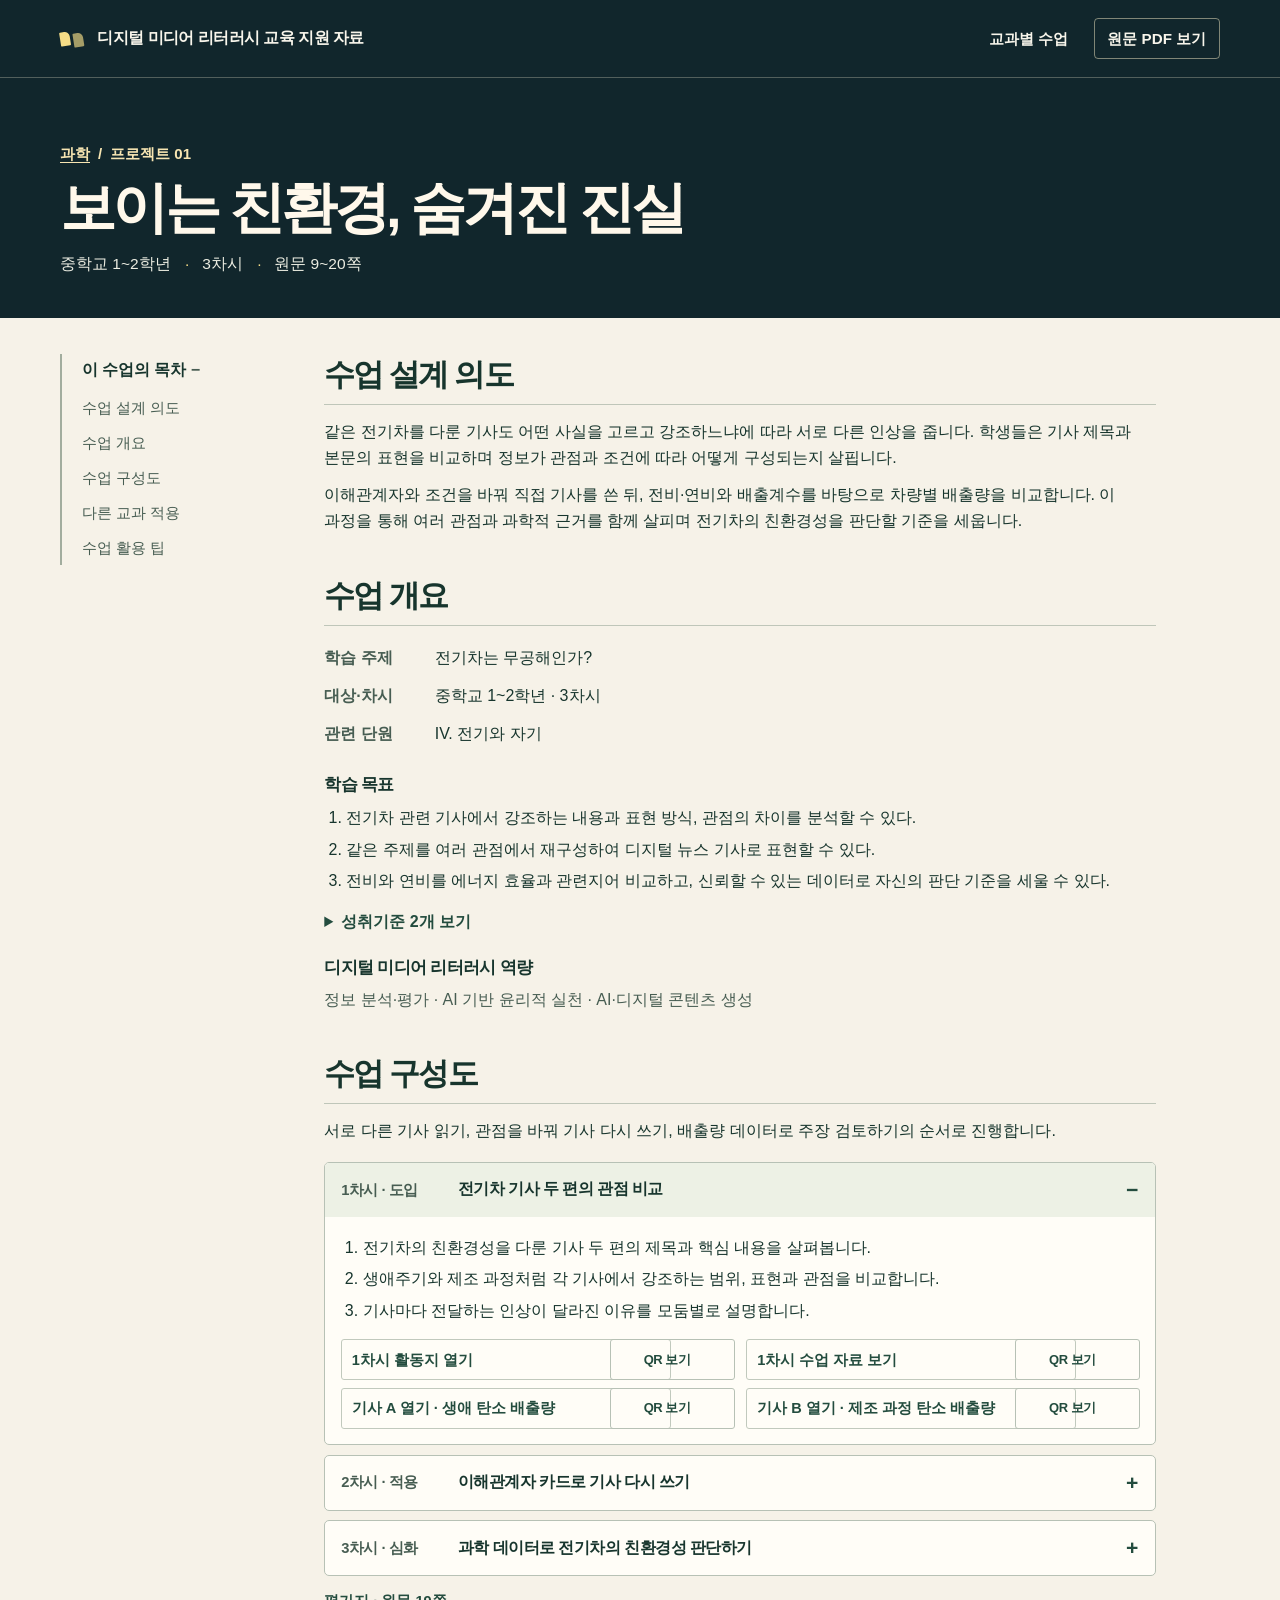
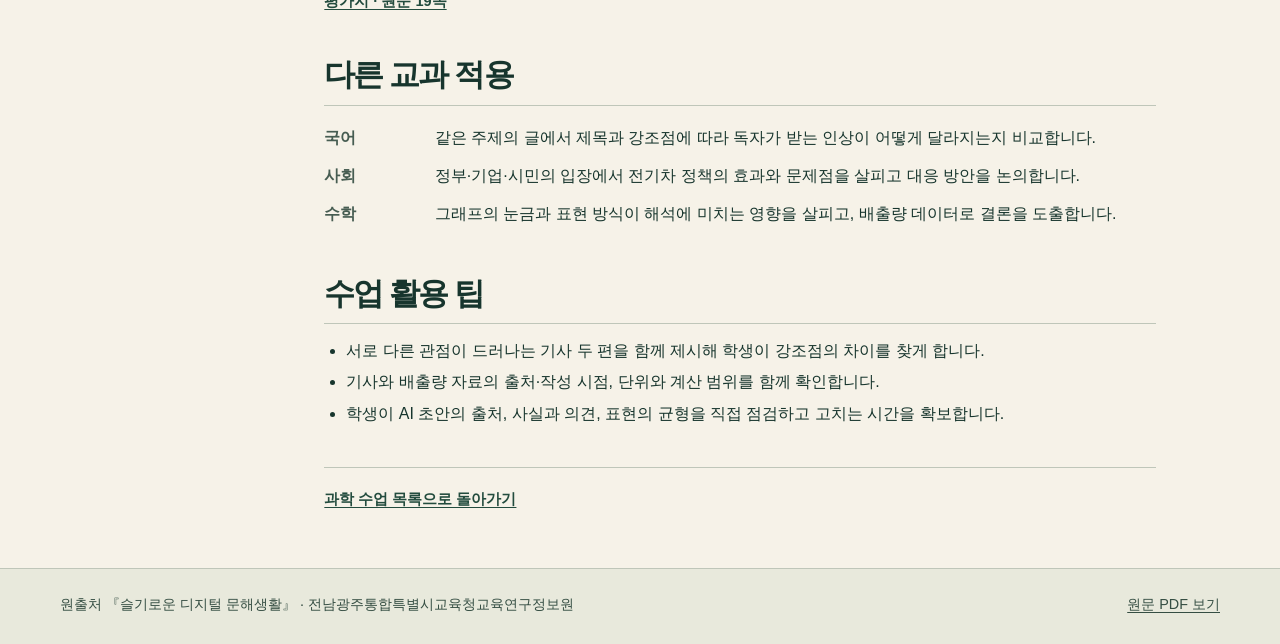
<file: lessons/science-01.html>
<!doctype html>
<html lang="ko">
<head>
  <meta charset="utf-8">
  <meta name="viewport" content="width=device-width, initial-scale=1">
  <meta name="theme-color" content="#11262c">
  <meta name="description" content="전기차 기사 두 편을 비교하고, 차량별 배출량을 계산해 주장을 검토합니다.">
  <title>보이는 친환경, 숨겨진 진실 | 슬기로운 디지털 문해생활</title>
  <link rel="stylesheet" href="../assets/style.css">
  <script src="../assets/site.js?v=3" defer></script>
</head>
<body>
<a class="skip-link" href="#lesson">수업 본문으로 이동</a>
<div class="lesson-banner">
<header class="site-header">
  <div class="shell header-row">
    <a class="brand" href="../index.html"><span class="brand-mark" aria-hidden="true"></span>디지털 미디어 리터러시 교육 지원 자료</a>
    <nav class="header-links" aria-label="주 메뉴">
      <a href="../index.html#science">교과별 수업</a>
      <a class="pdf-button" href="https://drive.google.com/file/d/1oHFbGTHitLCZoC8ndZX6Gexwn5Ip-Q_L/view?usp=drivesdk" target="_blank" rel="noopener noreferrer">원문 PDF 보기</a>
    </nav>
  </div>
</header>
  <div class="shell lesson-heading">
    <nav class="breadcrumbs" aria-label="현재 위치">
      <a href="../index.html#science">과학</a><span aria-hidden="true">/</span><span>프로젝트 01</span>
    </nav>
    <h1>보이는 친환경, 숨겨진 진실</h1>
    <p class="lesson-meta"><span>중학교 1~2학년</span><span>3차시</span><span>원문 9~20쪽</span></p>
  </div>
</div>
<div class="shell reading-layout">
  <details class="on-page" open>
    <summary>이 수업의 목차</summary>
    <nav aria-label="수업 목차">
      <a href="#intent">수업 설계 의도</a>
      <a href="#overview">수업 개요</a>
      <a href="#flow">수업 구성도</a>
      <a href="#transfer">다른 교과 적용</a>
      <a href="#tips">수업 활용 팁</a>
    </nav>
  </details>
  <main class="reading-main" id="lesson">
    <section class="lesson-section" id="intent">
      <h2>수업 설계 의도</h2>
      <p>같은 전기차를 다룬 기사도 어떤 사실을 고르고 강조하느냐에 따라 서로 다른 인상을 줍니다. 학생들은 기사 제목과 본문의 표현을 비교하며 정보가 관점과 조건에 따라 어떻게 구성되는지 살핍니다.</p>
      <p>이해관계자와 조건을 바꿔 직접 기사를 쓴 뒤, 전비·연비와 배출계수를 바탕으로 차량별 배출량을 비교합니다. 이 과정을 통해 여러 관점과 과학적 근거를 함께 살피며 전기차의 친환경성을 판단할 기준을 세웁니다.</p>
    </section>
    <section class="lesson-section" id="overview">
      <h2>수업 개요</h2>
      <dl class="overview-dl">
        <div><dt>학습 주제</dt><dd>전기차는 무공해인가?</dd></div>
        <div><dt>대상·차시</dt><dd>중학교 1~2학년 · 3차시</dd></div>
        <div><dt>관련 단원</dt><dd>IV. 전기와 자기</dd></div>
      </dl>
      <h3>학습 목표</h3>
      <ol>
        <li>전기차 관련 기사에서 강조하는 내용과 표현 방식, 관점의 차이를 분석할 수 있다.</li>
        <li>같은 주제를 여러 관점에서 재구성하여 디지털 뉴스 기사로 표현할 수 있다.</li>
        <li>전비와 연비를 에너지 효율과 관련지어 비교하고, 신뢰할 수 있는 데이터로 자신의 판단 기준을 세울 수 있다.</li>
      </ol>
      <details class="standards">
        <summary>성취기준 2개 보기</summary>
        <ul>
          <li><span class="standard-code">9과14-02</span> 전기 회로에서 전류를 모형으로 설명하고, 실험을 통해 저항, 전류, 전압 사이의 관계를 이끌어낼 수 있다.</li>
          <li><span class="standard-code">9과14-03</span> 저항의 직렬연결과 병렬연결의 특징을 비교하고, 일상생활에서 전기 에너지가 다양한 형태로 에너지로 전환됨을 소비 전력과 관련지어 설명할 수 있다.</li>
        </ul>
      </details>
      <h3>디지털 미디어 리터러시 역량</h3>
      <p class="skill-list">정보 분석·평가 · AI 기반 윤리적 실천 · AI·디지털 콘텐츠 생성</p>
    </section>
    <section class="lesson-section" id="flow">
      <h2>수업 구성도</h2>
      <p>서로 다른 기사 읽기, 관점을 바꿔 기사 다시 쓰기, 배출량 데이터로 주장 검토하기의 순서로 진행합니다.</p>
      <div class="session-list">
      <details class="session" id="session-1" open>
        <summary><span class="session-index">1차시 · 도입</span><span>전기차 기사 두 편의 관점 비교</span></summary>
        <div class="session-body">
          <ol>
            <li>전기차의 친환경성을 다룬 기사 두 편의 제목과 핵심 내용을 살펴봅니다.</li>
            <li>생애주기와 제조 과정처럼 각 기사에서 강조하는 범위, 표현과 관점을 비교합니다.</li>
            <li>기사마다 전달하는 인상이 달라진 이유를 모둠별로 설명합니다.</li>
          </ol>
          <div class="resource-list" aria-label="1차시 자료">
        <div class="resource">
          <a class="resource-link" href="https://m.site.naver.com/2gHiz" target="_blank" rel="noopener noreferrer">1차시 활동지 열기</a>
          <details class="resource-qr">
            <summary aria-label="1차시 활동지 열기 QR 코드 보기">QR 보기</summary>
            <div class="qr-display"><img src="../assets/qr/p010-1.png" width="144" height="144" loading="lazy" alt="1차시 활동지 열기 QR 코드"></div>
          </details>
        </div>
        <div class="resource">
          <a class="resource-link" href="https://m.site.naver.com/2gIEm" target="_blank" rel="noopener noreferrer">1차시 수업 자료 보기</a>
          <details class="resource-qr">
            <summary aria-label="1차시 수업 자료 보기 QR 코드 보기">QR 보기</summary>
            <div class="qr-display"><img src="../assets/qr/p010-2.png" width="144" height="144" loading="lazy" alt="1차시 수업 자료 보기 QR 코드"></div>
          </details>
        </div>
        <div class="resource">
          <a class="resource-link" href="https://m.site.naver.com/26fbc" target="_blank" rel="noopener noreferrer">기사 A 열기 · 생애 탄소 배출량</a>
          <details class="resource-qr">
            <summary aria-label="기사 A 열기 · 생애 탄소 배출량 QR 코드 보기">QR 보기</summary>
            <div class="qr-display"><img src="../assets/qr/p012-1.png" width="144" height="144" loading="lazy" alt="기사 A 열기 · 생애 탄소 배출량 QR 코드"></div>
          </details>
        </div>
        <div class="resource">
          <a class="resource-link" href="https://m.site.naver.com/26fcr" target="_blank" rel="noopener noreferrer">기사 B 열기 · 제조 과정 탄소 배출량</a>
          <details class="resource-qr">
            <summary aria-label="기사 B 열기 · 제조 과정 탄소 배출량 QR 코드 보기">QR 보기</summary>
            <div class="qr-display"><img src="../assets/qr/p012-2.png" width="144" height="144" loading="lazy" alt="기사 B 열기 · 제조 과정 탄소 배출량 QR 코드"></div>
          </details>
        </div>
          </div>
        </div>
      </details>
      <details class="session" id="session-2">
        <summary><span class="session-index">2차시 · 적용</span><span>이해관계자 카드로 기사 다시 쓰기</span></summary>
        <div class="session-body">
          <ol>
            <li>모둠별로 이해관계자 카드와 조건 카드를 골라 기사 관점과 강조할 사실·근거를 정합니다.</li>
            <li>선택한 관점에 따라 AI 초안을 만들고, 사실과 의견의 구분, 출처와 편향된 표현을 점검해 수정합니다.</li>
            <li>완성한 기사를 패들렛에 공유하고, 선택한 관점과 표현이 독자에게 어떤 인상을 주는지 이야기합니다.</li>
          </ol>
          <div class="resource-list" aria-label="2차시 자료">
        <div class="resource">
          <a class="resource-link" href="https://m.site.naver.com/2gVvq" target="_blank" rel="noopener noreferrer">2차시 활동지 열기</a>
          <details class="resource-qr">
            <summary aria-label="2차시 활동지 열기 QR 코드 보기">QR 보기</summary>
            <div class="qr-display"><img src="../assets/qr/p010-3.png" width="144" height="144" loading="lazy" alt="2차시 활동지 열기 QR 코드"></div>
          </details>
        </div>
        <div class="resource">
          <a class="resource-link" href="https://m.site.naver.com/2gVwt" target="_blank" rel="noopener noreferrer">2차시 수업 자료 보기</a>
          <details class="resource-qr">
            <summary aria-label="2차시 수업 자료 보기 QR 코드 보기">QR 보기</summary>
            <div class="qr-display"><img src="../assets/qr/p010-4.png" width="144" height="144" loading="lazy" alt="2차시 수업 자료 보기 QR 코드"></div>
          </details>
        </div>
          </div>
        </div>
      </details>
      <details class="session" id="session-3">
        <summary><span class="session-index">3차시 · 심화</span><span>과학 데이터로 전기차의 친환경성 판단하기</span></summary>
        <div class="session-body">
          <ol>
            <li>연비·전비와 배출계수를 활용해 차량별 1km당 이산화탄소 배출량을 계산합니다.</li>
            <li>계산 범위와 조건을 살피고, 결과를 바탕으로 ‘무공해차’라는 표현이 강조하거나 빠뜨린 내용을 검토합니다.</li>
            <li>전력 생산과 배터리 제조 등 기사가 다룬 범위를 확인하고 자신의 판단을 근거와 함께 정리합니다.</li>
          </ol>
          <div class="resource-list" aria-label="3차시 자료">
        <div class="resource">
          <a class="resource-link" href="https://m.site.naver.com/2k2zQ" target="_blank" rel="noopener noreferrer">3차시 활동지 열기</a>
          <details class="resource-qr">
            <summary aria-label="3차시 활동지 열기 QR 코드 보기">QR 보기</summary>
            <div class="qr-display"><img src="../assets/qr/p010-5.png" width="144" height="144" loading="lazy" alt="3차시 활동지 열기 QR 코드"></div>
          </details>
        </div>
        <div class="resource">
          <a class="resource-link" href="https://m.site.naver.com/2gVxZ" target="_blank" rel="noopener noreferrer">3차시 수업 자료 보기</a>
          <details class="resource-qr">
            <summary aria-label="3차시 수업 자료 보기 QR 코드 보기">QR 보기</summary>
            <div class="qr-display"><img src="../assets/qr/p010-6.png" width="144" height="144" loading="lazy" alt="3차시 수업 자료 보기 QR 코드"></div>
          </details>
        </div>
          </div>
        </div>
      </details>
      </div>
      <a class="assessment-link" href="https://drive.google.com/file/d/1oHFbGTHitLCZoC8ndZX6Gexwn5Ip-Q_L/view?usp=drivesdk#page=19" target="_blank" rel="noopener noreferrer">평가지 · 원문 19쪽</a>
    </section>
    <section class="lesson-section" id="transfer">
      <h2>다른 교과 적용</h2>
      <dl class="transfer-list">
        <div><dt>국어</dt><dd>같은 주제의 글에서 제목과 강조점에 따라 독자가 받는 인상이 어떻게 달라지는지 비교합니다.</dd></div>
        <div><dt>사회</dt><dd>정부·기업·시민의 입장에서 전기차 정책의 효과와 문제점을 살피고 대응 방안을 논의합니다.</dd></div>
        <div><dt>수학</dt><dd>그래프의 눈금과 표현 방식이 해석에 미치는 영향을 살피고, 배출량 데이터로 결론을 도출합니다.</dd></div>
      </dl>
    </section>
    <section class="lesson-section" id="tips">
      <h2>수업 활용 팁</h2>
      <ul>
        <li>서로 다른 관점이 드러나는 기사 두 편을 함께 제시해 학생이 강조점의 차이를 찾게 합니다.</li>
        <li>기사와 배출량 자료의 출처·작성 시점, 단위와 계산 범위를 함께 확인합니다.</li>
        <li>학생이 AI 초안의 출처, 사실과 의견, 표현의 균형을 직접 점검하고 고치는 시간을 확보합니다.</li>
      </ul>
    </section>
    <div class="back-row">
      <a class="return-link" href="../index.html#science">과학 수업 목록으로 돌아가기</a>
    </div>
  </main>
</div>
<footer class="site-footer">
  <div class="shell footer-row">
    <p>원출처 『슬기로운 디지털 문해생활』 · 전남광주통합특별시교육청교육연구정보원</p>
    <a href="https://drive.google.com/file/d/1oHFbGTHitLCZoC8ndZX6Gexwn5Ip-Q_L/view?usp=drivesdk" target="_blank" rel="noopener noreferrer">원문 PDF 보기</a>
  </div>
</footer>
</body>
</html>
</file>
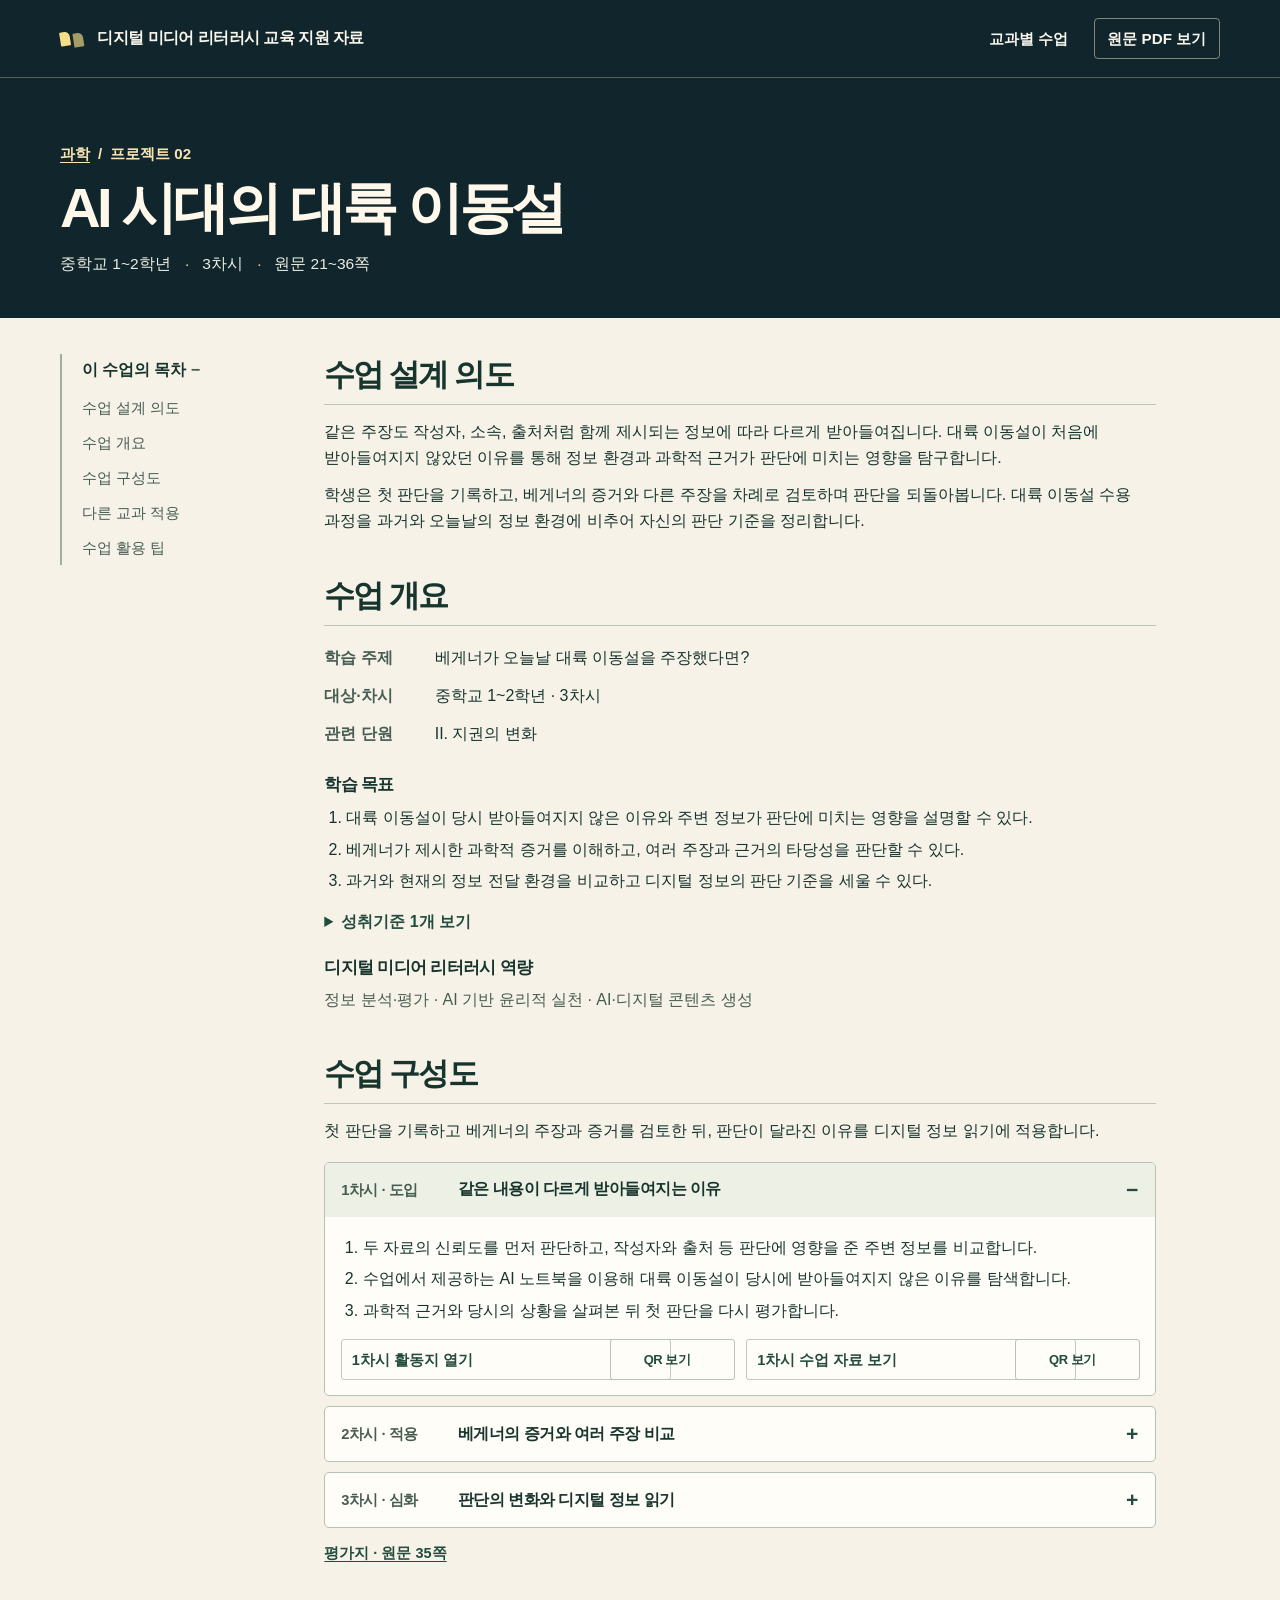
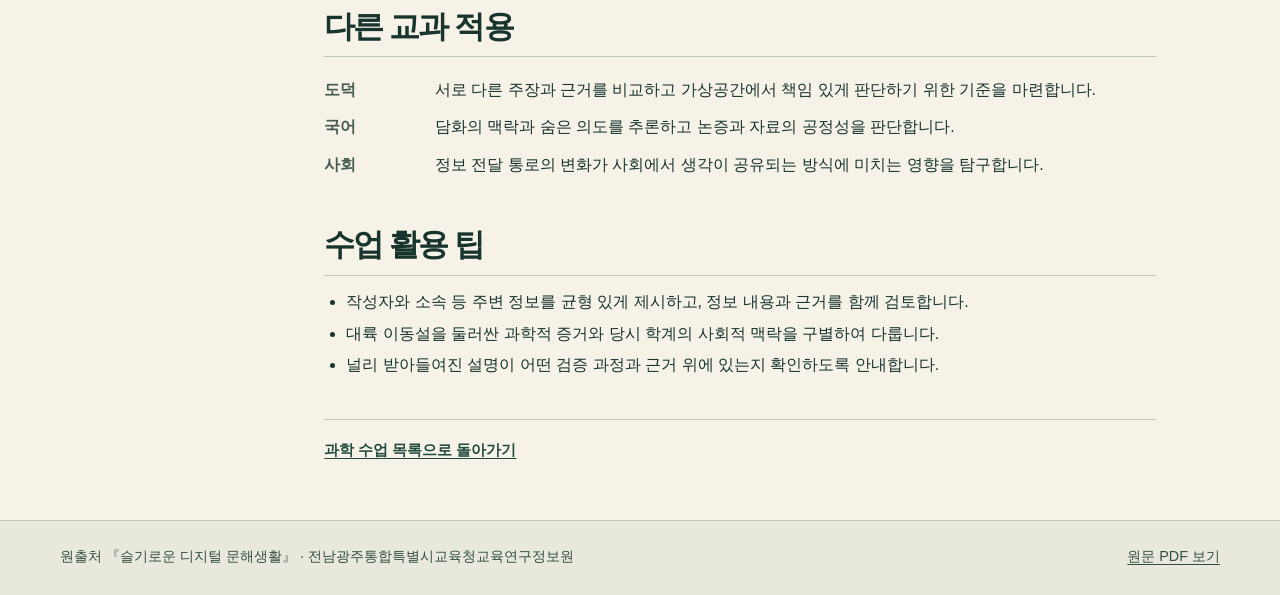
<file: lessons/science-02.html>
<!doctype html>
<html lang="ko">
<head>
  <meta charset="utf-8">
  <meta name="viewport" content="width=device-width, initial-scale=1">
  <meta name="theme-color" content="#11262c">
  <meta name="description" content="베게너의 증거와 당시의 정보 환경을 살펴보고, 디지털 정보의 판단 기준을 세웁니다.">
  <title>AI 시대의 대륙 이동설 | 슬기로운 디지털 문해생활</title>
  <link rel="stylesheet" href="../assets/style.css">
  <script src="../assets/site.js?v=3" defer></script>
</head>
<body>
<a class="skip-link" href="#lesson">수업 본문으로 이동</a>
<div class="lesson-banner">
<header class="site-header">
  <div class="shell header-row">
    <a class="brand" href="../index.html"><span class="brand-mark" aria-hidden="true"></span>디지털 미디어 리터러시 교육 지원 자료</a>
    <nav class="header-links" aria-label="주 메뉴">
      <a href="../index.html#science">교과별 수업</a>
      <a class="pdf-button" href="https://drive.google.com/file/d/1oHFbGTHitLCZoC8ndZX6Gexwn5Ip-Q_L/view?usp=drivesdk" target="_blank" rel="noopener noreferrer">원문 PDF 보기</a>
    </nav>
  </div>
</header>
  <div class="shell lesson-heading">
    <nav class="breadcrumbs" aria-label="현재 위치">
      <a href="../index.html#science">과학</a><span aria-hidden="true">/</span><span>프로젝트 02</span>
    </nav>
    <h1>AI 시대의 대륙 이동설</h1>
    <p class="lesson-meta"><span>중학교 1~2학년</span><span>3차시</span><span>원문 21~36쪽</span></p>
  </div>
</div>
<div class="shell reading-layout">
  <details class="on-page" open>
    <summary>이 수업의 목차</summary>
    <nav aria-label="수업 목차">
      <a href="#intent">수업 설계 의도</a>
      <a href="#overview">수업 개요</a>
      <a href="#flow">수업 구성도</a>
      <a href="#transfer">다른 교과 적용</a>
      <a href="#tips">수업 활용 팁</a>
    </nav>
  </details>
  <main class="reading-main" id="lesson">
    <section class="lesson-section" id="intent">
      <h2>수업 설계 의도</h2>
      <p>같은 주장도 작성자, 소속, 출처처럼 함께 제시되는 정보에 따라 다르게 받아들여집니다. 대륙 이동설이 처음에 받아들여지지 않았던 이유를 통해 정보 환경과 과학적 근거가 판단에 미치는 영향을 탐구합니다.</p>
      <p>학생은 첫 판단을 기록하고, 베게너의 증거와 다른 주장을 차례로 검토하며 판단을 되돌아봅니다. 대륙 이동설 수용 과정을 과거와 오늘날의 정보 환경에 비추어 자신의 판단 기준을 정리합니다.</p>
    </section>
    <section class="lesson-section" id="overview">
      <h2>수업 개요</h2>
      <dl class="overview-dl">
        <div><dt>학습 주제</dt><dd>베게너가 오늘날 대륙 이동설을 주장했다면?</dd></div>
        <div><dt>대상·차시</dt><dd>중학교 1~2학년 · 3차시</dd></div>
        <div><dt>관련 단원</dt><dd>II. 지권의 변화</dd></div>
      </dl>
      <h3>학습 목표</h3>
      <ol>
        <li>대륙 이동설이 당시 받아들여지지 않은 이유와 주변 정보가 판단에 미치는 영향을 설명할 수 있다.</li>
        <li>베게너가 제시한 과학적 증거를 이해하고, 여러 주장과 근거의 타당성을 판단할 수 있다.</li>
        <li>과거와 현재의 정보 전달 환경을 비교하고 디지털 정보의 판단 기준을 세울 수 있다.</li>
      </ol>
      <details class="standards">
        <summary>성취기준 1개 보기</summary>
        <ul>
          <li><span class="standard-code">9과09-05</span> 대륙 이동설을 이해하고, 지진과 화산이 발생하는 지역의 분포를 판의 경계와 관련지어 설명할 수 있다.</li>
        </ul>
      </details>
      <h3>디지털 미디어 리터러시 역량</h3>
      <p class="skill-list">정보 분석·평가 · AI 기반 윤리적 실천 · AI·디지털 콘텐츠 생성</p>
    </section>
    <section class="lesson-section" id="flow">
      <h2>수업 구성도</h2>
      <p>첫 판단을 기록하고 베게너의 주장과 증거를 검토한 뒤, 판단이 달라진 이유를 디지털 정보 읽기에 적용합니다.</p>
      <div class="session-list">
      <details class="session" id="session-1" open>
        <summary><span class="session-index">1차시 · 도입</span><span>같은 내용이 다르게 받아들여지는 이유</span></summary>
        <div class="session-body">
          <ol>
            <li>두 자료의 신뢰도를 먼저 판단하고, 작성자와 출처 등 판단에 영향을 준 주변 정보를 비교합니다.</li>
            <li>수업에서 제공하는 AI 노트북을 이용해 대륙 이동설이 당시에 받아들여지지 않은 이유를 탐색합니다.</li>
            <li>과학적 근거와 당시의 상황을 살펴본 뒤 첫 판단을 다시 평가합니다.</li>
          </ol>
          <div class="resource-list" aria-label="1차시 자료">
        <div class="resource">
          <a class="resource-link" href="https://m.site.naver.com/2gVzm" target="_blank" rel="noopener noreferrer">1차시 활동지 열기</a>
          <details class="resource-qr">
            <summary aria-label="1차시 활동지 열기 QR 코드 보기">QR 보기</summary>
            <div class="qr-display"><img src="../assets/qr/p022-1.png" width="144" height="144" loading="lazy" alt="1차시 활동지 열기 QR 코드"></div>
          </details>
        </div>
        <div class="resource">
          <a class="resource-link" href="https://m.site.naver.com/2gVAp" target="_blank" rel="noopener noreferrer">1차시 수업 자료 보기</a>
          <details class="resource-qr">
            <summary aria-label="1차시 수업 자료 보기 QR 코드 보기">QR 보기</summary>
            <div class="qr-display"><img src="../assets/qr/p022-2.png" width="144" height="144" loading="lazy" alt="1차시 수업 자료 보기 QR 코드"></div>
          </details>
        </div>
          </div>
        </div>
      </details>
      <details class="session" id="session-2">
        <summary><span class="session-index">2차시 · 적용</span><span>베게너의 증거와 여러 주장 비교</span></summary>
        <div class="session-body">
          <ol>
            <li>베게너가 제시한 네 가지 증거를 살피고 각 증거가 대륙 이동설을 어떻게 뒷받침하는지 설명합니다.</li>
            <li>심포지엄 자료의 여러 주장과 근거를 비교하여 과학적 증거와 맞는지 확인합니다.</li>
            <li>1차시의 판단과 달라진 점을 기록합니다.</li>
          </ol>
          <div class="resource-list" aria-label="2차시 자료">
        <div class="resource">
          <a class="resource-link" href="https://m.site.naver.com/2gVBC" target="_blank" rel="noopener noreferrer">2차시 활동지 열기</a>
          <details class="resource-qr">
            <summary aria-label="2차시 활동지 열기 QR 코드 보기">QR 보기</summary>
            <div class="qr-display"><img src="../assets/qr/p022-3.png" width="144" height="144" loading="lazy" alt="2차시 활동지 열기 QR 코드"></div>
          </details>
        </div>
        <div class="resource">
          <a class="resource-link" href="https://m.site.naver.com/2gVC1" target="_blank" rel="noopener noreferrer">2차시 수업 자료 보기</a>
          <details class="resource-qr">
            <summary aria-label="2차시 수업 자료 보기 QR 코드 보기">QR 보기</summary>
            <div class="qr-display"><img src="../assets/qr/p022-4.png" width="144" height="144" loading="lazy" alt="2차시 수업 자료 보기 QR 코드"></div>
          </details>
        </div>
          </div>
        </div>
      </details>
      <details class="session" id="session-3">
        <summary><span class="session-index">3차시 · 심화</span><span>판단의 변화와 디지털 정보 읽기</span></summary>
        <div class="session-body">
          <ol>
            <li>처음과 지금의 판단을 비교하여 무엇이 생각을 바꾸었는지 돌아봅니다.</li>
            <li>대륙 이동설이 널리 수용되기까지의 과정과 과거·현재의 정보 전달 환경을 살펴봅니다.</li>
            <li>근거와 다양한 관점을 검토하는 디지털 정보 판단 기준을 정리해 공유합니다.</li>
          </ol>
          <div class="resource-list" aria-label="3차시 자료">
        <div class="resource">
          <a class="resource-link" href="https://m.site.naver.com/2gVCS" target="_blank" rel="noopener noreferrer">3차시 활동지 열기</a>
          <details class="resource-qr">
            <summary aria-label="3차시 활동지 열기 QR 코드 보기">QR 보기</summary>
            <div class="qr-display"><img src="../assets/qr/p022-5.png" width="144" height="144" loading="lazy" alt="3차시 활동지 열기 QR 코드"></div>
          </details>
        </div>
        <div class="resource">
          <a class="resource-link" href="https://m.site.naver.com/2gYrW" target="_blank" rel="noopener noreferrer">3차시 수업 자료 보기</a>
          <details class="resource-qr">
            <summary aria-label="3차시 수업 자료 보기 QR 코드 보기">QR 보기</summary>
            <div class="qr-display"><img src="../assets/qr/p022-6.png" width="144" height="144" loading="lazy" alt="3차시 수업 자료 보기 QR 코드"></div>
          </details>
        </div>
          </div>
        </div>
      </details>
      </div>
      <a class="assessment-link" href="https://drive.google.com/file/d/1oHFbGTHitLCZoC8ndZX6Gexwn5Ip-Q_L/view?usp=drivesdk#page=35" target="_blank" rel="noopener noreferrer">평가지 · 원문 35쪽</a>
    </section>
    <section class="lesson-section" id="transfer">
      <h2>다른 교과 적용</h2>
      <dl class="transfer-list">
        <div><dt>도덕</dt><dd>서로 다른 주장과 근거를 비교하고 가상공간에서 책임 있게 판단하기 위한 기준을 마련합니다.</dd></div>
        <div><dt>국어</dt><dd>담화의 맥락과 숨은 의도를 추론하고 논증과 자료의 공정성을 판단합니다.</dd></div>
        <div><dt>사회</dt><dd>정보 전달 통로의 변화가 사회에서 생각이 공유되는 방식에 미치는 영향을 탐구합니다.</dd></div>
      </dl>
    </section>
    <section class="lesson-section" id="tips">
      <h2>수업 활용 팁</h2>
      <ul>
        <li>작성자와 소속 등 주변 정보를 균형 있게 제시하고, 정보 내용과 근거를 함께 검토합니다.</li>
        <li>대륙 이동설을 둘러싼 과학적 증거와 당시 학계의 사회적 맥락을 구별하여 다룹니다.</li>
        <li>널리 받아들여진 설명이 어떤 검증 과정과 근거 위에 있는지 확인하도록 안내합니다.</li>
      </ul>
    </section>
    <div class="back-row">
      <a class="return-link" href="../index.html#science">과학 수업 목록으로 돌아가기</a>
    </div>
  </main>
</div>
<footer class="site-footer">
  <div class="shell footer-row">
    <p>원출처 『슬기로운 디지털 문해생활』 · 전남광주통합특별시교육청교육연구정보원</p>
    <a href="https://drive.google.com/file/d/1oHFbGTHitLCZoC8ndZX6Gexwn5Ip-Q_L/view?usp=drivesdk" target="_blank" rel="noopener noreferrer">원문 PDF 보기</a>
  </div>
</footer>
</body>
</html>
</file>
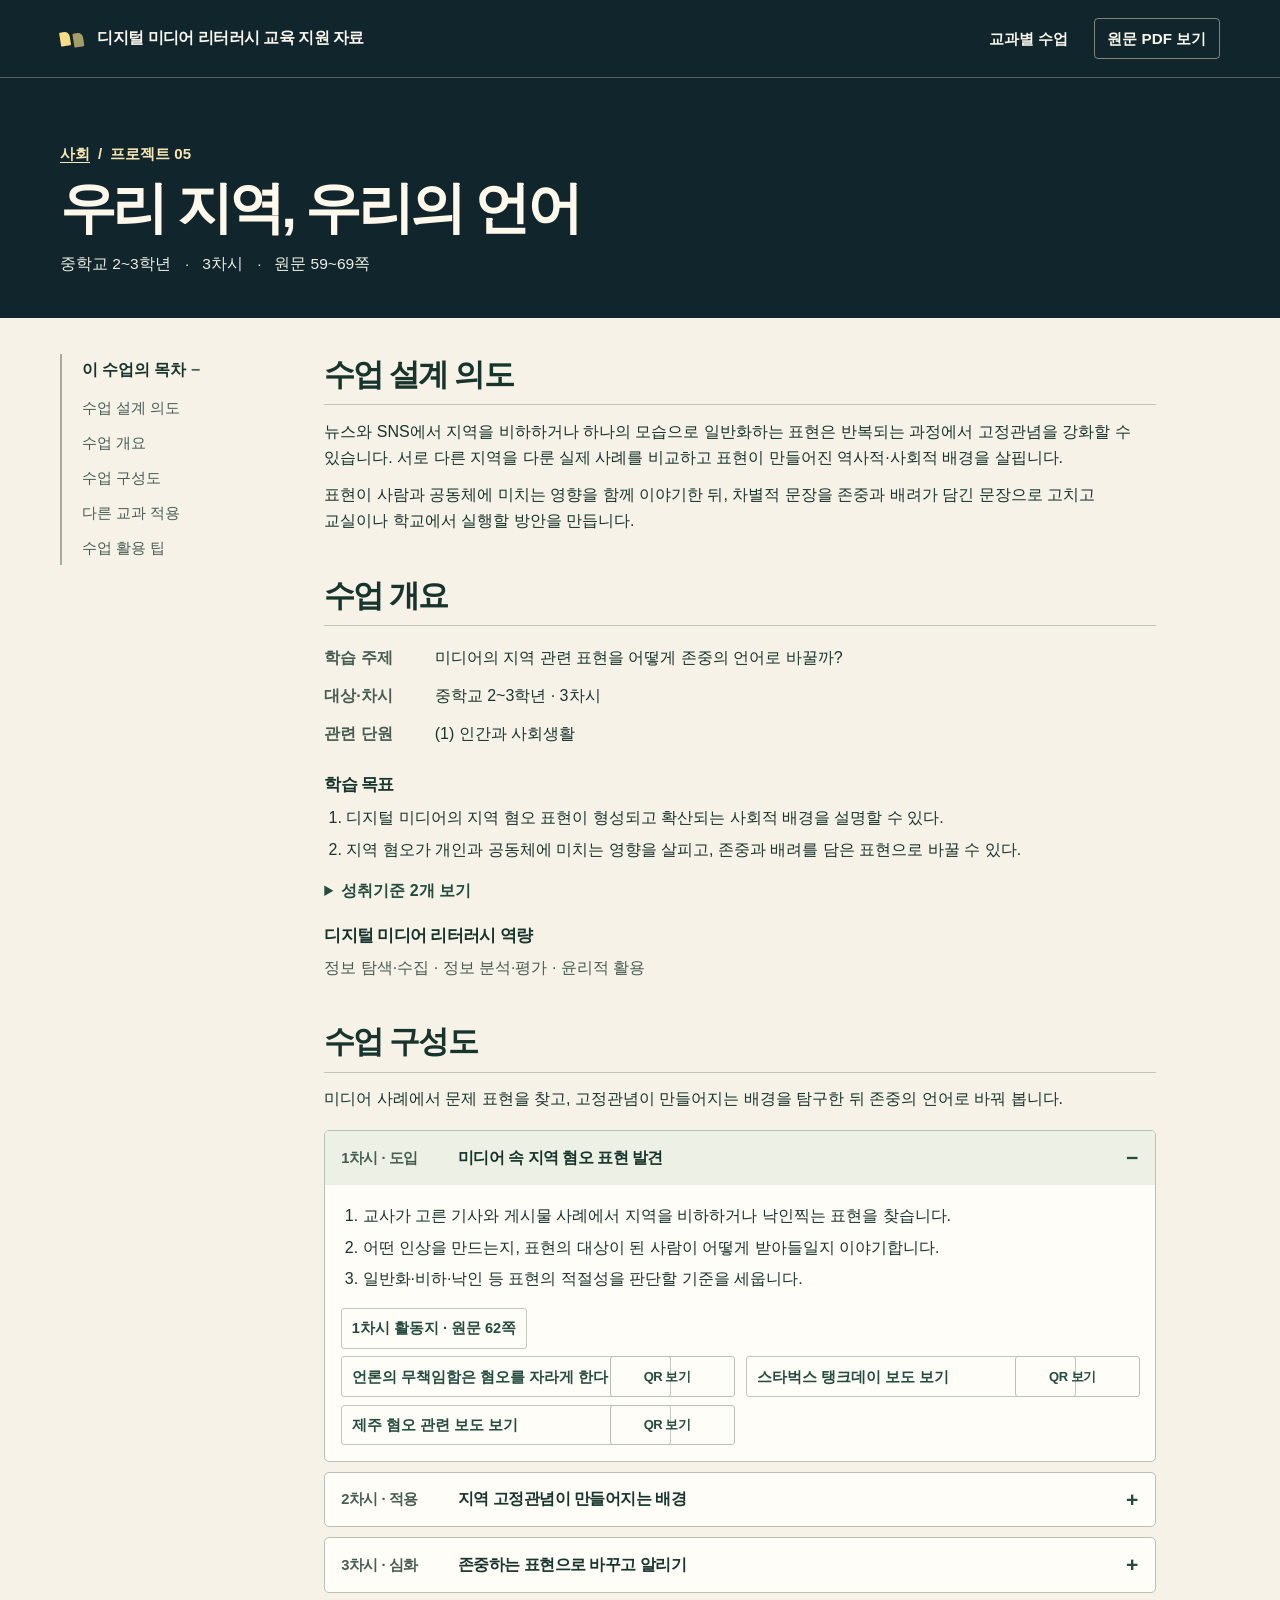
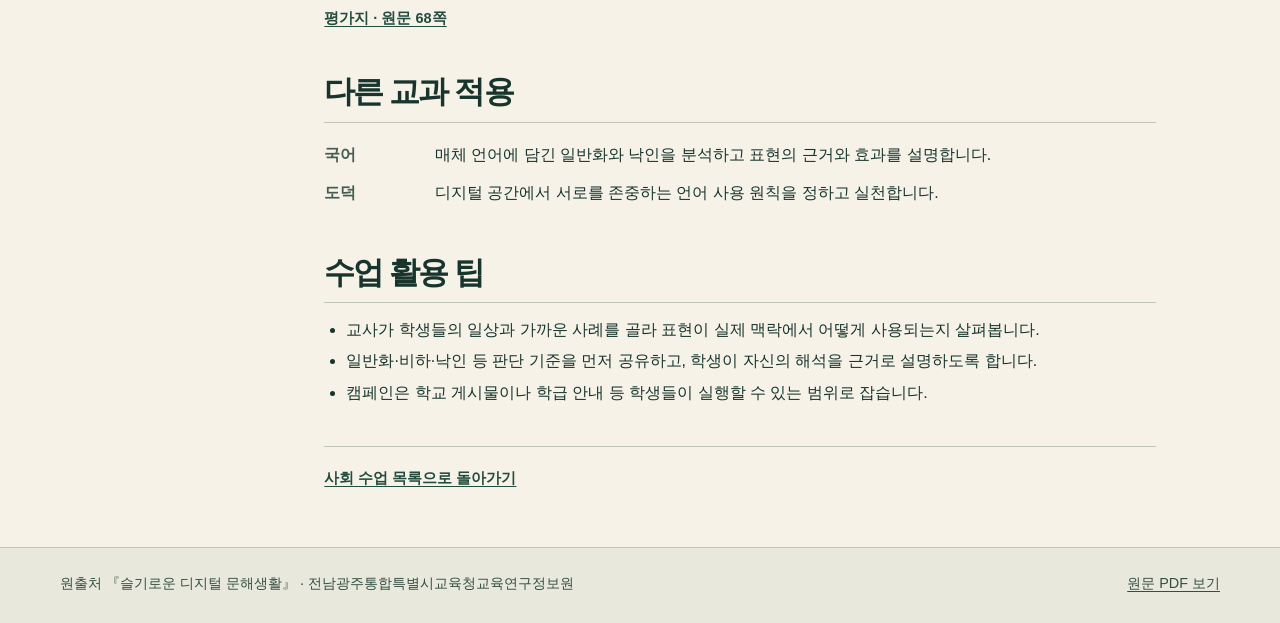
<file: lessons/social-05.html>
<!doctype html>
<html lang="ko">
<head>
  <meta charset="utf-8">
  <meta name="viewport" content="width=device-width, initial-scale=1">
  <meta name="theme-color" content="#11262c">
  <meta name="description" content="지역 혐오 표현의 배경을 탐구하고, 존중하는 언어로 바꿔 쓰며 캠페인을 기획합니다.">
  <title>우리 지역, 우리의 언어 | 슬기로운 디지털 문해생활</title>
  <link rel="stylesheet" href="../assets/style.css">
  <script src="../assets/site.js?v=3" defer></script>
</head>
<body>
<a class="skip-link" href="#lesson">수업 본문으로 이동</a>
<div class="lesson-banner">
<header class="site-header">
  <div class="shell header-row">
    <a class="brand" href="../index.html"><span class="brand-mark" aria-hidden="true"></span>디지털 미디어 리터러시 교육 지원 자료</a>
    <nav class="header-links" aria-label="주 메뉴">
      <a href="../index.html#social">교과별 수업</a>
      <a class="pdf-button" href="https://drive.google.com/file/d/1oHFbGTHitLCZoC8ndZX6Gexwn5Ip-Q_L/view?usp=drivesdk" target="_blank" rel="noopener noreferrer">원문 PDF 보기</a>
    </nav>
  </div>
</header>
  <div class="shell lesson-heading">
    <nav class="breadcrumbs" aria-label="현재 위치">
      <a href="../index.html#social">사회</a><span aria-hidden="true">/</span><span>프로젝트 05</span>
    </nav>
    <h1>우리 지역, 우리의 언어</h1>
    <p class="lesson-meta"><span>중학교 2~3학년</span><span>3차시</span><span>원문 59~69쪽</span></p>
  </div>
</div>
<div class="shell reading-layout">
  <details class="on-page" open>
    <summary>이 수업의 목차</summary>
    <nav aria-label="수업 목차">
      <a href="#intent">수업 설계 의도</a>
      <a href="#overview">수업 개요</a>
      <a href="#flow">수업 구성도</a>
      <a href="#transfer">다른 교과 적용</a>
      <a href="#tips">수업 활용 팁</a>
    </nav>
  </details>
  <main class="reading-main" id="lesson">
    <section class="lesson-section" id="intent">
      <h2>수업 설계 의도</h2>
      <p>뉴스와 SNS에서 지역을 비하하거나 하나의 모습으로 일반화하는 표현은 반복되는 과정에서 고정관념을 강화할 수 있습니다. 서로 다른 지역을 다룬 실제 사례를 비교하고 표현이 만들어진 역사적·사회적 배경을 살핍니다.</p>
      <p>표현이 사람과 공동체에 미치는 영향을 함께 이야기한 뒤, 차별적 문장을 존중과 배려가 담긴 문장으로 고치고 교실이나 학교에서 실행할 방안을 만듭니다.</p>
    </section>
    <section class="lesson-section" id="overview">
      <h2>수업 개요</h2>
      <dl class="overview-dl">
        <div><dt>학습 주제</dt><dd>미디어의 지역 관련 표현을 어떻게 존중의 언어로 바꿀까?</dd></div>
        <div><dt>대상·차시</dt><dd>중학교 2~3학년 · 3차시</dd></div>
        <div><dt>관련 단원</dt><dd>(1) 인간과 사회생활</dd></div>
      </dl>
      <h3>학습 목표</h3>
      <ol>
        <li>디지털 미디어의 지역 혐오 표현이 형성되고 확산되는 사회적 배경을 설명할 수 있다.</li>
        <li>지역 혐오가 개인과 공동체에 미치는 영향을 살피고, 존중과 배려를 담은 표현으로 바꿀 수 있다.</li>
      </ol>
      <details class="standards">
        <summary>성취기준 2개 보기</summary>
        <ul>
          <li><span class="standard-code">9사(일사)02-02</span> 우리 주변에서 활용되는 미디어들을 탐색하고, 미디어를 통해 경험하는 다양한 문화와 정보들을 비판적으로 검토한다.</li>
          <li><span class="standard-code">9사(일사)12-02</span> 오늘날의 주요한 사회문제를 조사하고, 이러한 사회문제가 우리 생활에 미치는 영향에 대해 토의한다.</li>
        </ul>
      </details>
      <h3>디지털 미디어 리터러시 역량</h3>
      <p class="skill-list">정보 탐색·수집 · 정보 분석·평가 · 윤리적 활용</p>
    </section>
    <section class="lesson-section" id="flow">
      <h2>수업 구성도</h2>
      <p>미디어 사례에서 문제 표현을 찾고, 고정관념이 만들어지는 배경을 탐구한 뒤 존중의 언어로 바꿔 봅니다.</p>
      <div class="session-list">
      <details class="session" id="session-1" open>
        <summary><span class="session-index">1차시 · 도입</span><span>미디어 속 지역 혐오 표현 발견</span></summary>
        <div class="session-body">
          <ol>
            <li>교사가 고른 기사와 게시물 사례에서 지역을 비하하거나 낙인찍는 표현을 찾습니다.</li>
            <li>어떤 인상을 만드는지, 표현의 대상이 된 사람이 어떻게 받아들일지 이야기합니다.</li>
            <li>일반화·비하·낙인 등 표현의 적절성을 판단할 기준을 세웁니다.</li>
          </ol>
          <div class="resource-list" aria-label="1차시 자료">
        <div class="resource-pdf"><a class="resource-link" href="https://drive.google.com/file/d/1oHFbGTHitLCZoC8ndZX6Gexwn5Ip-Q_L/view?usp=drivesdk#page=62" target="_blank" rel="noopener noreferrer">1차시 활동지 · 원문 62쪽</a></div>
        <div class="resource">
          <a class="resource-link" href="https://m.site.naver.com/2fPZ2" target="_blank" rel="noopener noreferrer">언론의 무책임함은 혐오를 자라게 한다</a>
          <details class="resource-qr">
            <summary aria-label="언론의 무책임함은 혐오를 자라게 한다 QR 코드 보기">QR 보기</summary>
            <div class="qr-display"><img src="../assets/qr/p060-1.png" width="144" height="144" loading="lazy" alt="언론의 무책임함은 혐오를 자라게 한다 QR 코드"></div>
          </details>
        </div>
        <div class="resource">
          <a class="resource-link" href="https://m.site.naver.com/2cHTr" target="_blank" rel="noopener noreferrer">스타벅스 탱크데이 보도 보기</a>
          <details class="resource-qr">
            <summary aria-label="스타벅스 탱크데이 보도 보기 QR 코드 보기">QR 보기</summary>
            <div class="qr-display"><img src="../assets/qr/p061-1.png" width="144" height="144" loading="lazy" alt="스타벅스 탱크데이 보도 보기 QR 코드"></div>
          </details>
        </div>
        <div class="resource">
          <a class="resource-link" href="https://m.site.naver.com/2hd2m" target="_blank" rel="noopener noreferrer">제주 혐오 관련 보도 보기</a>
          <details class="resource-qr">
            <summary aria-label="제주 혐오 관련 보도 보기 QR 코드 보기">QR 보기</summary>
            <div class="qr-display"><img src="../assets/qr/p061-2.png" width="144" height="144" loading="lazy" alt="제주 혐오 관련 보도 보기 QR 코드"></div>
          </details>
        </div>
          </div>
        </div>
      </details>
      <details class="session" id="session-2">
        <summary><span class="session-index">2차시 · 적용</span><span>지역 고정관념이 만들어지는 배경</span></summary>
        <div class="session-body">
          <ol>
            <li>지역 갈등을 다룬 짧은 영상에서 반복되는 지역 이미지와 표현을 찾습니다.</li>
            <li>지역 고정관념의 역사적·사회적 배경을 살피고 미디어가 전달한 사실과 편견을 구별합니다.</li>
            <li>수집한 사례를 조롱·비하·편견 조장 등 유형으로 나누어 근거를 설명합니다.</li>
          </ol>
          <div class="resource-list" aria-label="2차시 자료">
        <div class="resource-pdf"><a class="resource-link" href="https://drive.google.com/file/d/1oHFbGTHitLCZoC8ndZX6Gexwn5Ip-Q_L/view?usp=drivesdk#page=64" target="_blank" rel="noopener noreferrer">2차시 활동지 · 원문 64쪽</a></div>
        <div class="resource">
          <a class="resource-link" href="https://m.site.naver.com/2fPYo" target="_blank" rel="noopener noreferrer">지역감정과 지역갈등 자료 보기</a>
          <details class="resource-qr">
            <summary aria-label="지역감정과 지역갈등 자료 보기 QR 코드 보기">QR 보기</summary>
            <div class="qr-display"><img src="../assets/qr/p060-2.png" width="144" height="144" loading="lazy" alt="지역감정과 지역갈등 자료 보기 QR 코드"></div>
          </details>
        </div>
        <div class="resource">
          <a class="resource-link" href="https://m.site.naver.com/2cHXN" target="_blank" rel="noopener noreferrer">영화 「위험한 상견례」 사례 보기</a>
          <details class="resource-qr">
            <summary aria-label="영화 「위험한 상견례」 사례 보기 QR 코드 보기">QR 보기</summary>
            <div class="qr-display"><img src="../assets/qr/p063-1.png" width="144" height="144" loading="lazy" alt="영화 「위험한 상견례」 사례 보기 QR 코드"></div>
          </details>
        </div>
        <div class="resource">
          <a class="resource-link" href="https://m.site.naver.com/2cHYO" target="_blank" rel="noopener noreferrer">지역감정 배경 영상 보기</a>
          <details class="resource-qr">
            <summary aria-label="지역감정 배경 영상 보기 QR 코드 보기">QR 보기</summary>
            <div class="qr-display"><img src="../assets/qr/p063-2.png" width="144" height="144" loading="lazy" alt="지역감정 배경 영상 보기 QR 코드"></div>
          </details>
        </div>
          </div>
        </div>
      </details>
      <details class="session" id="session-3">
        <summary><span class="session-index">3차시 · 심화</span><span>존중하는 표현으로 바꾸고 알리기</span></summary>
        <div class="session-body">
          <ol>
            <li>앞 차시에서 찾은 혐오·차별 표현을 존중과 배려의 문장으로 다시 씁니다.</li>
            <li>학교에서 실천할 수 있는 디지털 언어 사용 캠페인을 기획합니다.</li>
            <li>모둠별 메시지를 공유하고 표현을 고친 근거를 설명합니다.</li>
          </ol>
          <div class="resource-list" aria-label="3차시 자료">
        <div class="resource-pdf"><a class="resource-link" href="https://drive.google.com/file/d/1oHFbGTHitLCZoC8ndZX6Gexwn5Ip-Q_L/view?usp=drivesdk#page=67" target="_blank" rel="noopener noreferrer">3차시 활동지 · 원문 67쪽</a></div>
        <div class="resource">
          <a class="resource-link" href="https://m.site.naver.com/2fPZD" target="_blank" rel="noopener noreferrer">혐오에 맞서는 대항표현 보기</a>
          <details class="resource-qr">
            <summary aria-label="혐오에 맞서는 대항표현 보기 QR 코드 보기">QR 보기</summary>
            <div class="qr-display"><img src="../assets/qr/p060-3.png" width="144" height="144" loading="lazy" alt="혐오에 맞서는 대항표현 보기 QR 코드"></div>
          </details>
        </div>
        <div class="resource">
          <a class="resource-link" href="https://m.site.naver.com/2cI0B" target="_blank" rel="noopener noreferrer">혐오 표현과 표현의 자유 보기</a>
          <details class="resource-qr">
            <summary aria-label="혐오 표현과 표현의 자유 보기 QR 코드 보기">QR 보기</summary>
            <div class="qr-display"><img src="../assets/qr/p066-1.png" width="144" height="144" loading="lazy" alt="혐오 표현과 표현의 자유 보기 QR 코드"></div>
          </details>
        </div>
        <div class="resource">
          <a class="resource-link" href="https://m.site.naver.com/2cI19" target="_blank" rel="noopener noreferrer">혐오 표현 뽀개기 자료 보기</a>
          <details class="resource-qr">
            <summary aria-label="혐오 표현 뽀개기 자료 보기 QR 코드 보기">QR 보기</summary>
            <div class="qr-display"><img src="../assets/qr/p066-2.png" width="144" height="144" loading="lazy" alt="혐오 표현 뽀개기 자료 보기 QR 코드"></div>
          </details>
        </div>
          </div>
        </div>
      </details>
      </div>
      <a class="assessment-link" href="https://drive.google.com/file/d/1oHFbGTHitLCZoC8ndZX6Gexwn5Ip-Q_L/view?usp=drivesdk#page=68" target="_blank" rel="noopener noreferrer">평가지 · 원문 68쪽</a>
    </section>
    <section class="lesson-section" id="transfer">
      <h2>다른 교과 적용</h2>
      <dl class="transfer-list">
        <div><dt>국어</dt><dd>매체 언어에 담긴 일반화와 낙인을 분석하고 표현의 근거와 효과를 설명합니다.</dd></div>
        <div><dt>도덕</dt><dd>디지털 공간에서 서로를 존중하는 언어 사용 원칙을 정하고 실천합니다.</dd></div>
      </dl>
    </section>
    <section class="lesson-section" id="tips">
      <h2>수업 활용 팁</h2>
      <ul>
        <li>교사가 학생들의 일상과 가까운 사례를 골라 표현이 실제 맥락에서 어떻게 사용되는지 살펴봅니다.</li>
        <li>일반화·비하·낙인 등 판단 기준을 먼저 공유하고, 학생이 자신의 해석을 근거로 설명하도록 합니다.</li>
        <li>캠페인은 학교 게시물이나 학급 안내 등 학생들이 실행할 수 있는 범위로 잡습니다.</li>
      </ul>
    </section>
    <div class="back-row">
      <a class="return-link" href="../index.html#social">사회 수업 목록으로 돌아가기</a>
    </div>
  </main>
</div>
<footer class="site-footer">
  <div class="shell footer-row">
    <p>원출처 『슬기로운 디지털 문해생활』 · 전남광주통합특별시교육청교육연구정보원</p>
    <a href="https://drive.google.com/file/d/1oHFbGTHitLCZoC8ndZX6Gexwn5Ip-Q_L/view?usp=drivesdk" target="_blank" rel="noopener noreferrer">원문 PDF 보기</a>
  </div>
</footer>
</body>
</html>
</file>
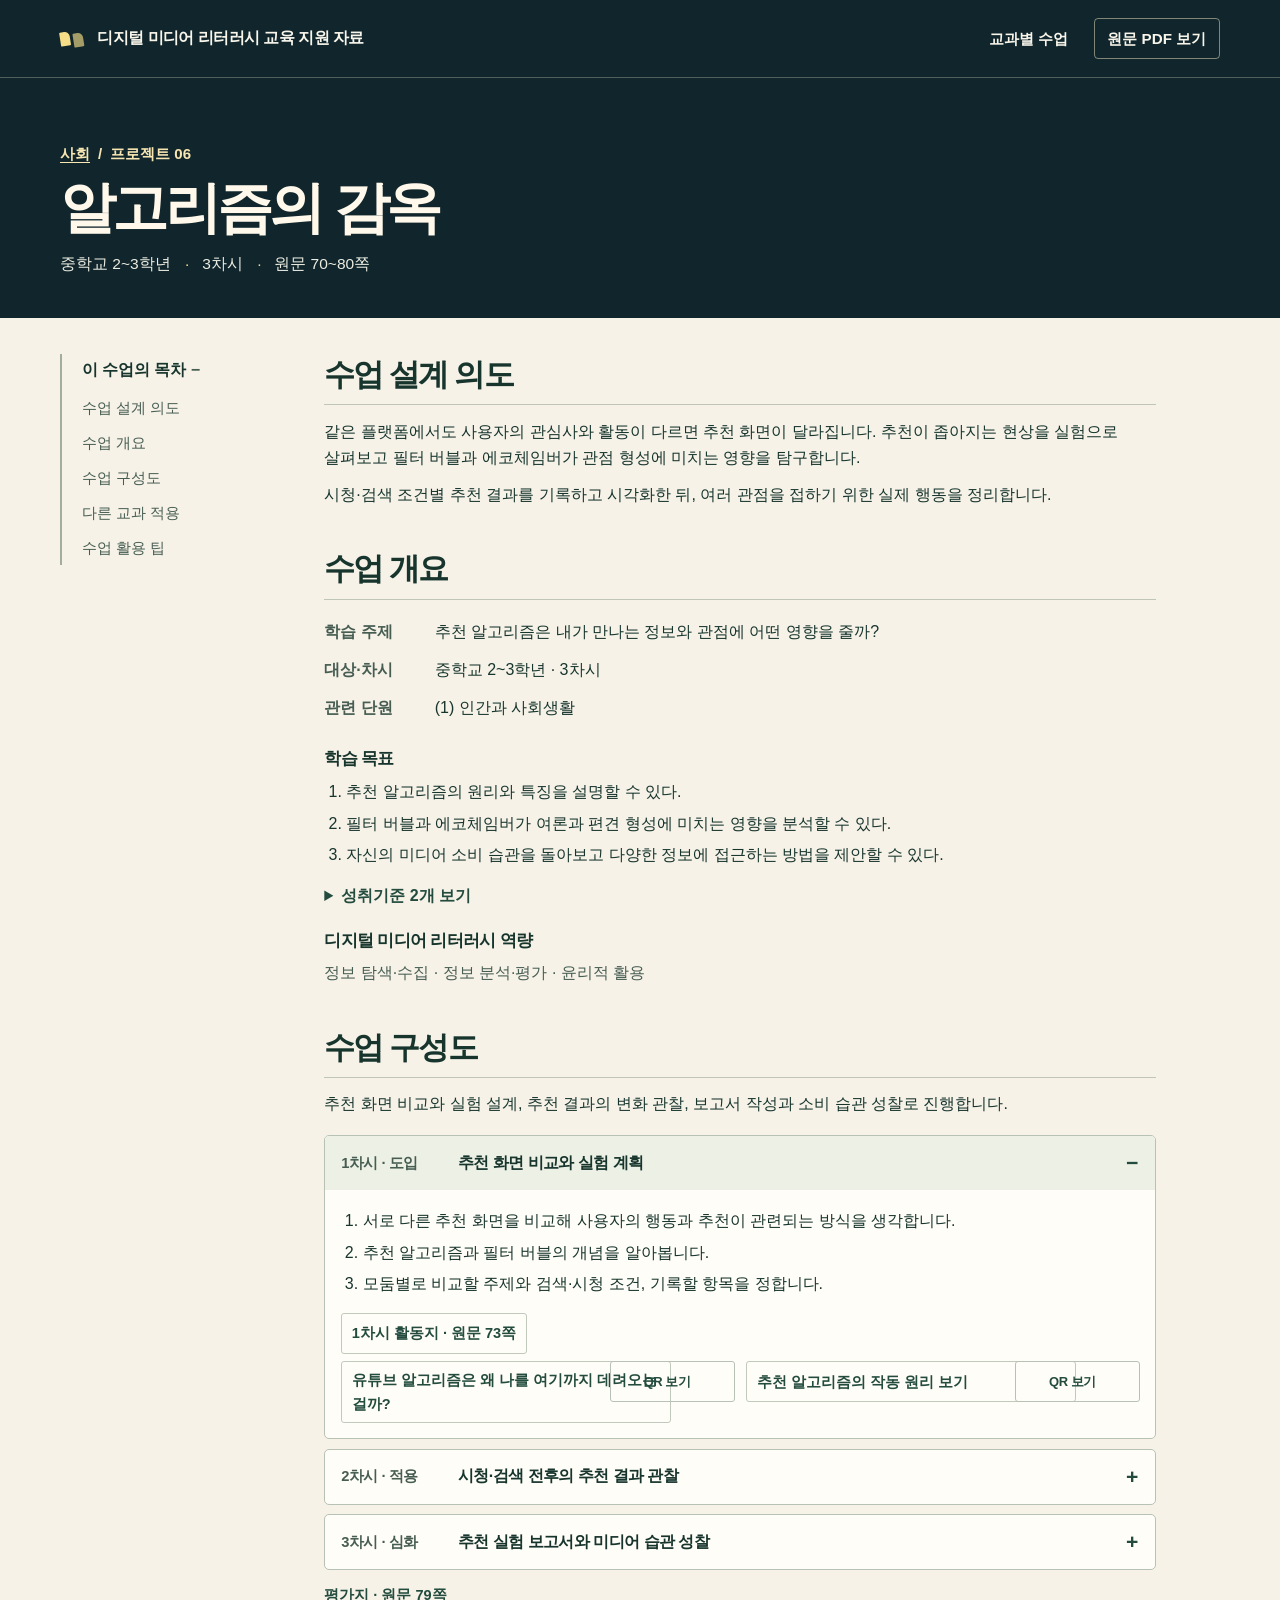
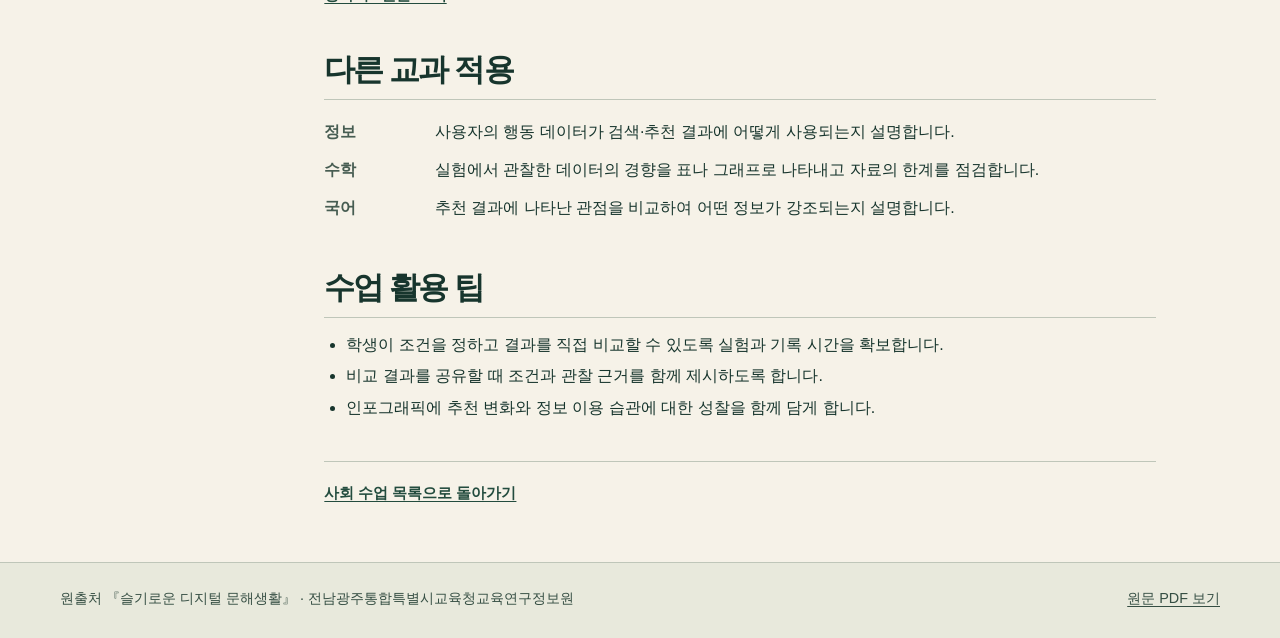
<file: lessons/social-06.html>
<!doctype html>
<html lang="ko">
<head>
  <meta charset="utf-8">
  <meta name="viewport" content="width=device-width, initial-scale=1">
  <meta name="theme-color" content="#11262c">
  <meta name="description" content="추천 콘텐츠가 어떻게 변하는지 관찰하고, 미디어 소비 습관을 기록해 성찰합니다.">
  <title>알고리즘의 감옥 | 슬기로운 디지털 문해생활</title>
  <link rel="stylesheet" href="../assets/style.css">
  <script src="../assets/site.js?v=3" defer></script>
</head>
<body>
<a class="skip-link" href="#lesson">수업 본문으로 이동</a>
<div class="lesson-banner">
<header class="site-header">
  <div class="shell header-row">
    <a class="brand" href="../index.html"><span class="brand-mark" aria-hidden="true"></span>디지털 미디어 리터러시 교육 지원 자료</a>
    <nav class="header-links" aria-label="주 메뉴">
      <a href="../index.html#social">교과별 수업</a>
      <a class="pdf-button" href="https://drive.google.com/file/d/1oHFbGTHitLCZoC8ndZX6Gexwn5Ip-Q_L/view?usp=drivesdk" target="_blank" rel="noopener noreferrer">원문 PDF 보기</a>
    </nav>
  </div>
</header>
  <div class="shell lesson-heading">
    <nav class="breadcrumbs" aria-label="현재 위치">
      <a href="../index.html#social">사회</a><span aria-hidden="true">/</span><span>프로젝트 06</span>
    </nav>
    <h1>알고리즘의 감옥</h1>
    <p class="lesson-meta"><span>중학교 2~3학년</span><span>3차시</span><span>원문 70~80쪽</span></p>
  </div>
</div>
<div class="shell reading-layout">
  <details class="on-page" open>
    <summary>이 수업의 목차</summary>
    <nav aria-label="수업 목차">
      <a href="#intent">수업 설계 의도</a>
      <a href="#overview">수업 개요</a>
      <a href="#flow">수업 구성도</a>
      <a href="#transfer">다른 교과 적용</a>
      <a href="#tips">수업 활용 팁</a>
    </nav>
  </details>
  <main class="reading-main" id="lesson">
    <section class="lesson-section" id="intent">
      <h2>수업 설계 의도</h2>
      <p>같은 플랫폼에서도 사용자의 관심사와 활동이 다르면 추천 화면이 달라집니다. 추천이 좁아지는 현상을 실험으로 살펴보고 필터 버블과 에코체임버가 관점 형성에 미치는 영향을 탐구합니다.</p>
      <p>시청·검색 조건별 추천 결과를 기록하고 시각화한 뒤, 여러 관점을 접하기 위한 실제 행동을 정리합니다.</p>
    </section>
    <section class="lesson-section" id="overview">
      <h2>수업 개요</h2>
      <dl class="overview-dl">
        <div><dt>학습 주제</dt><dd>추천 알고리즘은 내가 만나는 정보와 관점에 어떤 영향을 줄까?</dd></div>
        <div><dt>대상·차시</dt><dd>중학교 2~3학년 · 3차시</dd></div>
        <div><dt>관련 단원</dt><dd>(1) 인간과 사회생활</dd></div>
      </dl>
      <h3>학습 목표</h3>
      <ol>
        <li>추천 알고리즘의 원리와 특징을 설명할 수 있다.</li>
        <li>필터 버블과 에코체임버가 여론과 편견 형성에 미치는 영향을 분석할 수 있다.</li>
        <li>자신의 미디어 소비 습관을 돌아보고 다양한 정보에 접근하는 방법을 제안할 수 있다.</li>
      </ol>
      <details class="standards">
        <summary>성취기준 2개 보기</summary>
        <ul>
          <li><span class="standard-code">9사(일사)02-02</span> 우리 주변에서 활용되는 미디어들을 탐색하고, 미디어를 통해 경험하는 다양한 문화와 정보들을 비판적으로 검토한다.</li>
          <li><span class="standard-code">9사(일사)12-02</span> 오늘날의 주요한 사회문제를 조사하고, 이러한 사회문제가 우리 생활에 미치는 영향에 대해 토의한다.</li>
        </ul>
      </details>
      <h3>디지털 미디어 리터러시 역량</h3>
      <p class="skill-list">정보 탐색·수집 · 정보 분석·평가 · 윤리적 활용</p>
    </section>
    <section class="lesson-section" id="flow">
      <h2>수업 구성도</h2>
      <p>추천 화면 비교와 실험 설계, 추천 결과의 변화 관찰, 보고서 작성과 소비 습관 성찰로 진행합니다.</p>
      <div class="session-list">
      <details class="session" id="session-1" open>
        <summary><span class="session-index">1차시 · 도입</span><span>추천 화면 비교와 실험 계획</span></summary>
        <div class="session-body">
          <ol>
            <li>서로 다른 추천 화면을 비교해 사용자의 행동과 추천이 관련되는 방식을 생각합니다.</li>
            <li>추천 알고리즘과 필터 버블의 개념을 알아봅니다.</li>
            <li>모둠별로 비교할 주제와 검색·시청 조건, 기록할 항목을 정합니다.</li>
          </ol>
          <div class="resource-list" aria-label="1차시 자료">
        <div class="resource-pdf"><a class="resource-link" href="https://drive.google.com/file/d/1oHFbGTHitLCZoC8ndZX6Gexwn5Ip-Q_L/view?usp=drivesdk#page=73" target="_blank" rel="noopener noreferrer">1차시 활동지 · 원문 73쪽</a></div>
        <div class="resource">
          <a class="resource-link" href="https://m.site.naver.com/2fQ0c" target="_blank" rel="noopener noreferrer">유튜브 알고리즘은 왜 나를 여기까지 데려오는 걸까?</a>
          <details class="resource-qr">
            <summary aria-label="유튜브 알고리즘은 왜 나를 여기까지 데려오는 걸까? QR 코드 보기">QR 보기</summary>
            <div class="qr-display"><img src="../assets/qr/p071-1.png" width="144" height="144" loading="lazy" alt="유튜브 알고리즘은 왜 나를 여기까지 데려오는 걸까? QR 코드"></div>
          </details>
        </div>
        <div class="resource">
          <a class="resource-link" href="https://m.site.naver.com/2e6RB" target="_blank" rel="noopener noreferrer">추천 알고리즘의 작동 원리 보기</a>
          <details class="resource-qr">
            <summary aria-label="추천 알고리즘의 작동 원리 보기 QR 코드 보기">QR 보기</summary>
            <div class="qr-display"><img src="../assets/qr/p072-1.png" width="144" height="144" loading="lazy" alt="추천 알고리즘의 작동 원리 보기 QR 코드"></div>
          </details>
        </div>
          </div>
        </div>
      </details>
      <details class="session" id="session-2">
        <summary><span class="session-index">2차시 · 적용</span><span>시청·검색 전후의 추천 결과 관찰</span></summary>
        <div class="session-body">
          <ol>
            <li>모둠에서 정한 조건에 따라 특정 주제의 콘텐츠를 찾아봅니다.</li>
            <li>시간대별 추천 콘텐츠의 종류와 관점 변화를 기록하고 비교합니다.</li>
            <li>관찰한 패턴을 공유하며 어떤 정보가 반복되거나 줄었는지 설명합니다.</li>
          </ol>
          <div class="resource-list" aria-label="2차시 자료">
        <div class="resource-pdf"><a class="resource-link" href="https://drive.google.com/file/d/1oHFbGTHitLCZoC8ndZX6Gexwn5Ip-Q_L/view?usp=drivesdk#page=75" target="_blank" rel="noopener noreferrer">2차시 활동지 · 원문 75쪽</a></div>
        <div class="resource">
          <a class="resource-link" href="https://m.site.naver.com/2fQ0w" target="_blank" rel="noopener noreferrer">추천 알고리즘 탈출법 보기</a>
          <details class="resource-qr">
            <summary aria-label="추천 알고리즘 탈출법 보기 QR 코드 보기">QR 보기</summary>
            <div class="qr-display"><img src="../assets/qr/p071-2.png" width="144" height="144" loading="lazy" alt="추천 알고리즘 탈출법 보기 QR 코드"></div>
          </details>
        </div>
          </div>
        </div>
      </details>
      <details class="session" id="session-3">
        <summary><span class="session-index">3차시 · 심화</span><span>추천 실험 보고서와 미디어 습관 성찰</span></summary>
        <div class="session-body">
          <ol>
            <li>모둠별 관찰 결과를 정리해 보고서, 분포도 또는 인포그래픽으로 나타냅니다.</li>
            <li>추천 화면이 자신의 관심사와 생각 형성에 미친 영향을 돌아봅니다.</li>
            <li>서로 다른 관점의 자료를 찾고 비교하는 실천 방법을 제안합니다.</li>
          </ol>
          <div class="resource-list" aria-label="3차시 자료">
        <div class="resource-pdf"><a class="resource-link" href="https://drive.google.com/file/d/1oHFbGTHitLCZoC8ndZX6Gexwn5Ip-Q_L/view?usp=drivesdk#page=78" target="_blank" rel="noopener noreferrer">3차시 활동지 · 원문 78쪽</a></div>
        <div class="resource">
          <a class="resource-link" href="https://m.site.naver.com/2fQ16" target="_blank" rel="noopener noreferrer">디지털 세상에서 새롭게 정의되는 나 보기</a>
          <details class="resource-qr">
            <summary aria-label="디지털 세상에서 새롭게 정의되는 나 보기 QR 코드 보기">QR 보기</summary>
            <div class="qr-display"><img src="../assets/qr/p071-3.png" width="144" height="144" loading="lazy" alt="디지털 세상에서 새롭게 정의되는 나 보기 QR 코드"></div>
          </details>
        </div>
        <div class="resource">
          <a class="resource-link" href="https://m.site.naver.com/2e6RA" target="_blank" rel="noopener noreferrer">미디어 리터러시가 왜 필요할까?</a>
          <details class="resource-qr">
            <summary aria-label="미디어 리터러시가 왜 필요할까? QR 코드 보기">QR 보기</summary>
            <div class="qr-display"><img src="../assets/qr/p077-1.png" width="144" height="144" loading="lazy" alt="미디어 리터러시가 왜 필요할까? QR 코드"></div>
          </details>
        </div>
          </div>
        </div>
      </details>
      </div>
      <a class="assessment-link" href="https://drive.google.com/file/d/1oHFbGTHitLCZoC8ndZX6Gexwn5Ip-Q_L/view?usp=drivesdk#page=79" target="_blank" rel="noopener noreferrer">평가지 · 원문 79쪽</a>
    </section>
    <section class="lesson-section" id="transfer">
      <h2>다른 교과 적용</h2>
      <dl class="transfer-list">
        <div><dt>정보</dt><dd>사용자의 행동 데이터가 검색·추천 결과에 어떻게 사용되는지 설명합니다.</dd></div>
        <div><dt>수학</dt><dd>실험에서 관찰한 데이터의 경향을 표나 그래프로 나타내고 자료의 한계를 점검합니다.</dd></div>
        <div><dt>국어</dt><dd>추천 결과에 나타난 관점을 비교하여 어떤 정보가 강조되는지 설명합니다.</dd></div>
      </dl>
    </section>
    <section class="lesson-section" id="tips">
      <h2>수업 활용 팁</h2>
      <ul>
        <li>학생이 조건을 정하고 결과를 직접 비교할 수 있도록 실험과 기록 시간을 확보합니다.</li>
        <li>비교 결과를 공유할 때 조건과 관찰 근거를 함께 제시하도록 합니다.</li>
        <li>인포그래픽에 추천 변화와 정보 이용 습관에 대한 성찰을 함께 담게 합니다.</li>
      </ul>
    </section>
    <div class="back-row">
      <a class="return-link" href="../index.html#social">사회 수업 목록으로 돌아가기</a>
    </div>
  </main>
</div>
<footer class="site-footer">
  <div class="shell footer-row">
    <p>원출처 『슬기로운 디지털 문해생활』 · 전남광주통합특별시교육청교육연구정보원</p>
    <a href="https://drive.google.com/file/d/1oHFbGTHitLCZoC8ndZX6Gexwn5Ip-Q_L/view?usp=drivesdk" target="_blank" rel="noopener noreferrer">원문 PDF 보기</a>
  </div>
</footer>
</body>
</html>
</file>
<file: assets/style.css>
:root {
  color-scheme: light;
  --paper: #f6f2e8;
  --white: #fffdf7;
  --ink: #17352d;
  --muted: #475d52;
  --line: #bfc6b9;
  --green: #234c3e;
  --gold: #f6dd87;
  --night: #11262c;
  --range: min(100% - 7.5rem, 82rem);
  font-family: "Noto Sans CJK KR", "Noto Sans KR", "Malgun Gothic", sans-serif;
  font-size: 16px;
}
* { box-sizing: border-box; }
html { scroll-behavior: smooth; }
body { margin: 0; background: var(--paper); color: var(--ink); line-height: 1.65; word-break: keep-all; overflow-wrap: anywhere; }
[hidden] { display: none !important; }
h1, h2, h3, p { margin: 0; }
a { color: inherit; text-underline-offset: 0.2em; }
button, summary { cursor: pointer; }
button { font: inherit; }
img { display: block; max-width: 100%; }
:focus-visible { outline: 3px solid #a45718; outline-offset: 4px; }
[id] { scroll-margin-top: 1.4rem; }
.shell { width: var(--range); margin-inline: auto; }
.skip-link { position: absolute; z-index: 10; top: 0.5rem; left: 1rem; transform: translateY(-160%); color: var(--ink); background: var(--gold); padding: 0.6rem 1rem; }
.skip-link:focus { transform: none; }
.site-header { border-bottom: 1px solid #f5eed449; }
.header-row { min-height: 4.8rem; display: flex; align-items: center; justify-content: space-between; gap: 1.5rem; }
.brand, .header-links { display: flex; align-items: center; gap: 0.9rem; font-weight: 650; }
.brand { font-size: 1rem; letter-spacing: -0.035em; text-decoration: none; }
.brand-mark { color: var(--gold); display: flex; flex: none; gap: 3px; transform: rotate(-9deg); }
.brand-mark::before, .brand-mark::after { content: ""; background: currentColor; width: 10px; height: 14px; border-radius: 1px 5px 1px 1px; }
.brand-mark::after { transform: translateY(3px); opacity: 0.65; }
.header-links { gap: 1.6rem; flex-shrink: 0; font-size: 0.95rem; }
.header-links a { text-decoration: none; }
.header-links a:hover { text-decoration: underline; }
.pdf-button { border: 1px solid currentColor; border-radius: 4px; padding: 0.43rem 0.8rem; white-space: nowrap; }

.primary-button { display: inline-flex; align-items: center; justify-content: center; min-height: 3.25rem; border-radius: 4px; padding: 0.55rem 1.35rem; margin-top: 1.85rem; background: var(--gold); color: #182f27; font-size: 1.06rem; font-weight: 750; text-decoration: none; }
.primary-button:hover { background: #ffebac; }

.school-index { padding: 1.3rem 0 3.8rem; }
.subject-label { margin-bottom: 0.65rem; font-size: 1.12rem; letter-spacing: -0.045em; }
.subject-menu { display: grid; grid-template-columns: repeat(6, minmax(0, 1fr)); border-block: 1px solid #919b8b; }
.subject-menu a { display: grid; min-height: 3.75rem; place-items: center; font-size: 1.26rem; font-weight: 750; text-decoration: none; }
.subject-menu a + a { border-left: 1px solid var(--line); }
.subject-menu a:hover, .subject-menu a[aria-current="location"] { color: #153c2e; background: #e5e9db; }
.subject-menu a[aria-current="location"] { box-shadow: inset 0 -3px var(--green); }
.course { margin-top: 2.6rem; scroll-margin-top: 9rem; }
.course-kicker, .lesson-code { font-size: 0.93rem; font-weight: 750; color: var(--muted); }
.course h3 { margin: 0.15rem 0 0.55rem; font-size: clamp(1.75rem, 3.5vw, 2.6rem); letter-spacing: -0.07em; line-height: 1.25; }
.course-description { max-width: 49rem; color: var(--muted); }
.project-grid { display: grid; grid-template-columns: repeat(2, minmax(0, 1fr)); gap: 1rem; margin-top: 1.55rem; }
.project-card { min-height: 10.4rem; padding: 1.3rem 1.45rem; background: var(--white); border: 1px solid #b6c2b6; border-top: 4px solid var(--green); border-radius: 4px; text-decoration: none; }
.project-card:hover { border-color: var(--green); background: #edf1e5; }
.project-card strong { display: block; margin: 0.27rem 0 0.4rem; font-size: clamp(1.25rem, 2vw, 1.55rem); line-height: 1.35; letter-spacing: -0.05em; }
.project-card p { color: var(--muted); }
.card-meta { font-size: 0.88rem; }
.site-footer { background: #e8e9dc; padding-block: 1.5rem 1.7rem; border-top: 1px solid var(--line); color: #354e43; font-size: 0.9rem; }
.footer-row { display: flex; justify-content: space-between; flex-wrap: wrap; gap: 0.65rem 1.8rem; }
.footer-row p { max-width: 47rem; }

.lesson-banner { color: #fff8eb; background: var(--night); }
.lesson-banner .header-row { color: #f8f5eb; }
.lesson-banner .pdf-button { border-color: #f5eac47d; }
.lesson-banner :focus-visible { outline-color: #ffebaf; }
.lesson-heading { padding: clamp(2.1rem, 5vw, 4.4rem) 0 2.6rem; }
.breadcrumbs { display: flex; gap: 0.5rem; align-items: center; font-size: 0.94rem; color: #f7e5b2; font-weight: 650; }
.breadcrumbs a { color: inherit; }
.lesson-heading h1 { margin: 0.45rem 0 0.6rem; font-size: clamp(2.1rem, 4.4vw, 4.1rem); letter-spacing: -0.065em; line-height: 1.2; }
.lesson-meta { display: flex; flex-wrap: wrap; gap: 0.15rem 0.9rem; color: #ecede2; font-size: 0.97rem; }
.lesson-meta span + span::before { content: "·"; margin-right: 0.8rem; color: var(--gold); }
.reading-layout { display: grid; grid-template-columns: 13rem minmax(0, 52rem); gap: clamp(1.4rem, 4.4vw, 4.1rem); padding-block: 2.25rem 3.5rem; }
.on-page { align-self: start; position: sticky; top: 1.85rem; border-left: 2px solid #a2ad9e; padding-left: 0.8rem; }
.on-page summary { display: block; color: var(--ink); font-weight: 750; padding: 0.15rem 0.42rem 0.45rem; }
.on-page summary::after { content: " +"; color: var(--muted); }
.on-page[open] summary::after { content: " −"; }
.on-page summary::-webkit-details-marker { display: none; }
.on-page nav { display: grid; }
.on-page a { padding: 0.31rem 0.42rem; font-size: 0.95rem; text-decoration: none; color: var(--muted); }
.on-page a:hover { text-decoration: underline; color: var(--green); }
.reading-main { min-width: 0; }
.lesson-section { margin-top: 2.5rem; }
.lesson-section:first-child { margin-top: 0; }
.lesson-section h2 { border-bottom: 1px solid var(--line); padding-bottom: 0.56rem; margin-bottom: 0.85rem; font-size: clamp(1.45rem, 2.55vw, 1.95rem); line-height: 1.32; letter-spacing: -0.06em; }
.lesson-section h3 { margin: 1.12rem 0 0.3rem; font-size: 1.07rem; letter-spacing: -0.04em; }
.lesson-section p + p { margin-top: 0.65rem; }
.lesson-section ol, .lesson-section ul { padding-left: 1.38rem; margin: 0.38rem 0 0; }
.lesson-section li + li { margin-top: 0.32rem; }
.overview-dl, .transfer-list { margin: 0; }
.overview-dl div, .transfer-list div { display: grid; grid-template-columns: 6.2rem minmax(0, 1fr); gap: 0.7rem; padding-block: 0.36rem; }
.overview-dl dt, .transfer-list dt { font-weight: 750; color: var(--muted); }
.overview-dl dd, .transfer-list dd { margin: 0; }
.standards summary { font-weight: 700; margin-top: 0.9rem; color: var(--green); }
.standard-code { font-weight: 750; }
.skill-list { color: var(--muted); }
.session-list { display: grid; gap: 0.62rem; margin-top: 1.1rem; }
.session { background: var(--white); border: 1px solid #b7c1b5; border-radius: 5px; }
.session summary { position: relative; display: grid; grid-template-columns: 6.65rem 1fr; align-items: center; gap: 0.4rem 0.64rem; padding: 0.86rem 2.8rem 0.86rem 1rem; list-style: none; font-weight: 750; letter-spacing: -0.034em; }
.session summary::-webkit-details-marker { display: none; }
.session > summary::after { content: "+"; position: absolute; right: 1.1rem; top: 50%; transform: translateY(-50%); font-size: 1.32rem; color: var(--green); }
.session[open] > summary::after { content: "−"; }
.session[open] > summary { background: #edf1e5; border-radius: 4px 4px 0 0; }
.session-index { color: var(--muted); font-size: 0.92rem; white-space: nowrap; }
.session-body { padding: 0.75rem 0.95rem 0.95rem; }
.resource-list { display: grid; grid-template-columns: repeat(2, minmax(0, 1fr)); gap: 0.48rem 0.7rem; margin-top: 0.95rem; }
.resource { position: relative; padding-right: 4rem; }
.resource-link, .assessment-link, .return-link { display: inline-flex; align-items: center; color: var(--green); font-size: 0.91rem; font-weight: 700; }
.resource-link { width: 100%; min-height: 2.55rem; padding: 0.35rem 0.64rem; border: 1px solid #c1c9bd; border-radius: 3px; text-decoration: none; }
.resource-link:hover { text-decoration: underline; background: #f0f3e9; }
.resource-pdf { grid-column: 1 / -1; }
.resource-pdf .resource-link { width: auto; }
.resource-qr { min-width: 0; }
.resource-qr > summary { display: grid; min-height: 2.55rem; place-items: center; position: absolute; top: 0; right: 0; min-width: 3.6rem; padding: 0.2rem; border: 1px solid #b7c1b5; border-radius: 3px; list-style: none; font-size: 0.81rem; color: var(--green); }
.resource-qr > summary::-webkit-details-marker { display: none; }
.resource-qr > summary:hover, .resource-qr[open] > summary { background: #e5ebdd; }
.qr-display { padding: 0.65rem 0 0.1rem; }
.qr-display img { background: white; border: 1px solid #d2d8cb; width: 9rem; height: 9rem; image-rendering: pixelated; }
.assessment-link { margin-top: 0.8rem; }
.back-row { margin-top: 2.5rem; padding-top: 1.1rem; border-top: 1px solid var(--line); }

@media (max-width: 1000px) {
  :root { --range: min(100% - 3.5rem, 82rem); }
  .reading-layout { grid-template-columns: 10rem minmax(0, 1fr); }
  .resource-list { grid-template-columns: minmax(0, 1fr); }
}
@media (max-width: 760px) {
  :root { --range: calc(100% - 2rem); }
  .header-row { min-height: 3.65rem; gap: 0.6rem; }
  .brand { font-size: 0.84rem; gap: 0.45rem; max-width: 55%; }
  .brand-mark::before, .brand-mark::after { width: 8px; height: 11px; }
  .header-links { font-size: 0.8rem; gap: 0.62rem; }
  .pdf-button { padding: 0.36rem 0.48rem; }
  .primary-button { margin-top: 1.15rem; min-height: 2.78rem; font-size: 0.96rem; padding-inline: 0.88rem; }
  .school-index { padding-bottom: 2.35rem; }
  .subject-menu { grid-template-columns: repeat(3, minmax(0, 1fr)); }
  .subject-menu a { min-height: 2.85rem; font-size: 1.06rem; }
  .subject-menu a:nth-child(n+4) { border-top: 1px solid var(--line); }
  .subject-menu a:nth-child(4) { border-left: 0; }
  .course { margin-top: 1.65rem; scroll-margin-top: 9.5rem; }
  .project-grid { grid-template-columns: minmax(0, 1fr); gap: 0.64rem; margin-top: 1rem; }
  .project-card { min-height: auto; padding: 0.95rem 1rem; }
  .lesson-heading { padding-bottom: 1.6rem; }
  .reading-layout { display: block; padding-block: 1.15rem 2rem; }
  .on-page { position: static; margin-bottom: 1.15rem; padding-left: 0.45rem; }
  .on-page summary { padding-bottom: 0.2rem; }
  .on-page nav { display: flex; flex-wrap: wrap; gap: 0.05rem 0.25rem; }
  .on-page a { padding: 0.5rem 0.4rem; }
  .overview-dl div, .transfer-list div { grid-template-columns: 5rem minmax(0, 1fr); gap: 0.45rem; }
  .session summary { grid-template-columns: minmax(0, 1fr); gap: 0.16rem; }
  .footer-row { gap: 0.45rem; }
}
@media (prefers-reduced-motion: reduce) {
  html { scroll-behavior: auto; }
}
</file>
<file: assets/story.css>
@font-face {
  font-family: "Webzine Myeongjo";
  src: url("fonts/myeongjo.woff") format("woff");
  font-style: normal;
  font-weight: 400;
  font-display: swap;
}
html { scroll-behavior: auto; }
.webzine {
  --sheet: #f8f5ed;
  --print: #193b32;
  --rule: #c9cbbd;
  --accent: #965632;
  --dark: #183631;
  --mint: #a9e2bf;
  --apricot: #ffca8c;
  background: var(--sheet);
  color: var(--print);
}
.display {
  font-family: "Webzine Myeongjo", "Noto Serif CJK KR", "Noto Serif KR", "AppleMyungjo", "Batang", serif;
  font-weight: 400;
  letter-spacing: -0.065em;
  text-wrap: balance;
}
.cover {
  position: relative;
  isolation: isolate;
  overflow: hidden;
  overflow: clip;
  display: grid;
  grid-template-rows: auto 1fr auto;
  min-height: 100vh;
  min-height: 100svh;
  background: #172a28;
  color: #fffaf0;
}
.cover-image, .cover-shade, .cover-veil {
  position: absolute;
  inset: 0;
  width: 100%;
  height: 100%;
  pointer-events: none;
}
.cover-image {
  z-index: -3;
  object-fit: cover;
  object-position: 53% 45%;
  transform-origin: 56% 61%;
  transform: translateY(calc(11% * var(--cover-progress, 0))) scale(calc(1 + 0.23 * var(--cover-progress, 0)));
}
.cover-shade {
  z-index: -2;
  background: linear-gradient(0deg, #0c211de8, #10272380 36%, transparent 74%),
              linear-gradient(95deg, #102623a8, transparent 68%),
              linear-gradient(180deg, #101e20ad, transparent 23%);
}
.cover-veil {
  z-index: -1;
  background: linear-gradient(160deg, #10312655, #142e2a 85%);
  opacity: calc(0.46 * var(--cover-progress, 0));
}
.cover .site-header { border-color: #fff8e94d; }
.cover .header-row { min-height: 4.7rem; }
.cover .brand, .cover .header-links { text-shadow: 0 1px 5px #101f1d; }
.cover .header-links a { display: inline-flex; align-items: center; min-height: 2.75rem; }
.cover .pdf-button { border-color: #fff5d799; }
.cover :focus-visible, .science-chapter :focus-visible { outline-color: #ffe09b; }
.cover-copy {
  align-self: end;
  padding-block: 5rem clamp(3.2rem, 10vh, 7.5rem);
  padding-bottom: clamp(3.2rem, 10svh, 7.5rem);
}
.cover-copy h1 {
  margin-left: -0.05em;
  font-size: clamp(3.45rem, 7.2vw, 7.25rem);
  line-height: 1.16;
  letter-spacing: -0.085em;
  text-shadow: 0 2px 24px #10211e4d;
}
.cover-copy h1 span { display: block; margin-bottom: 0.1em; color: #ffe6a2; font-size: 0.67em; }
.cover-copy > p { margin-top: 1.3rem; font-size: clamp(1.15rem, 1.85vw, 1.85rem); letter-spacing: -0.055em; }
.cover-foot {
  display: flex;
  align-items: center;
  justify-content: space-between;
  gap: 1rem;
  border-top: 1px solid #f6edd575;
  min-height: 4.5rem;
  padding-block: 0.55rem;
}
.cover-foot small { font-size: 0.78rem; color: #e2e5d9; }
.begin-reading { display: inline-flex; align-items: center; gap: 0.68rem; min-height: 2.75rem; font-size: 0.97rem; font-weight: 650; text-decoration: none; }
.begin-reading span { color: #ffe6a2; font-size: 1.4em; }
.begin-reading:hover { text-decoration: underline; }
.reading-column { width: min(calc(100% - 3rem), 39rem); margin-inline: auto; }
.chapter-intro { padding-block: clamp(5rem, 11vh, 8.5rem) clamp(2.5rem, 6vh, 5rem); }
.photo-chapter .chapter-intro { padding-block: clamp(2.8rem, 7vh, 6rem) clamp(1.8rem, 4vh, 3.2rem); }
.lesson-ref {
  display: inline-block;
  margin-bottom: 1.35rem;
  padding: 0.32rem 0;
  border-block: 1px solid currentColor;
  color: #446b55;
  font-size: 0.84rem;
  font-weight: 700;
  letter-spacing: -0.025em;
  text-decoration: none;
}
.lesson-ref span, .scope-source a span { margin-left: 0.14em; }
.lesson-ref:hover, .scope-source a:hover { text-decoration: underline; }
.reading-column > p, .story-step > p:not(.step-label) {
  margin: 0;
  font-size: clamp(1.08rem, 1.35vw, 1.24rem);
  line-height: 1.95;
  letter-spacing: -0.027em;
}
.reading-column h2, .story-step h3 { line-height: 1.36; }
.reading-column h2 { font-size: clamp(2.05rem, 3.7vw, 3.8rem); }
.reading-column p + h2, .reading-column h2 + p { margin-top: 1.05rem; }
.story-spread {
  display: grid;
  grid-template-columns: minmax(0, 1.3fr) minmax(0, 0.85fr);
  gap: clamp(2rem, 6vw, 6rem);
  align-items: start;
}
.story-visual { grid-row: 1; grid-column: 1; margin: 0; min-width: 0; }
.story-text { grid-row: 1; grid-column: 2; min-width: 0; }
.story-step {
  display: flex;
  flex-direction: column;
  justify-content: center;
  align-items: flex-start;
  padding-block: 1.8rem;
}
.story-step + .story-step { border-top: 1px solid var(--rule); }
.step-label { margin: 0 0 0.85rem; color: #546858; font-size: 0.83rem; font-weight: 750; }
.story-step blockquote, .story-step h3 { margin: 0 0 1.05rem; font-size: clamp(1.85rem, 3.1vw, 3.1rem); line-height: 1.43; }
.story-step em, .caption-pair em {
  font-style: normal;
  box-shadow: inset 0 -0.26em #ead39d;
}
[data-step="title-b"] em, .caption-b em { box-shadow: inset 0 -0.26em #e4b9a1; }
.photo-frame { position: relative; }
.photo-frame img { width: 100%; height: auto; }
.photo-marks, .caption-b { transition: opacity 220ms ease-out; }
.photo-mark {
  position: absolute;
  width: 0.9rem;
  height: 0.9rem;
  transform: translate(-50%, -50%);
  border: 2px solid white;
  border-radius: 50%;
  background: #d09846;
  box-shadow: 0 0 0 4px #132d2c70;
}
.photo-mark > span {
  position: absolute;
  bottom: calc(100% + 0.63rem);
  left: 50%;
  transform: translateX(-50%);
  padding: 0.23rem 0.53rem;
  background: #17362ff5;
  color: white;
  white-space: nowrap;
  font-size: clamp(0.69rem, 1vw, 0.84rem);
  font-weight: 650;
}
.photo-mark > span::after { content: ""; position: absolute; bottom: -0.55rem; left: 50%; height: 0.55rem; border-left: 1px solid white; }
.placard { top: 34%; left: 53%; }
.passerby { top: 52%; left: 92%; }
.passerby > span { left: auto; right: -0.75rem; transform: none; }
.passerby > span::after { left: auto; right: 1.07rem; }
.caption-pair {
  display: grid;
  grid-template-columns: repeat(2, minmax(0, 1fr));
  gap: 1rem;
  border-bottom: 1px solid var(--rule);
  padding: 0.7rem 0 0.85rem;
}
.caption-pair > div { display: grid; align-content: start; gap: 0.1rem; }
.caption-pair b { color: #5d695b; font-size: 0.74rem; }
.caption-pair span { font-size: clamp(0.83rem, 1.22vw, 1.06rem); line-height: 1.55; letter-spacing: -0.04em; }
.photo-plate figcaption { margin-top: 0.36rem; text-align: right; color: #596656; font-size: 0.73rem; }
.photo-spread[data-pinned][data-active="title-a"] .caption-b,
.photo-spread[data-pinned][data-active]:not([data-active="evidence"]) .photo-marks { opacity: 0; }
.bridge { padding-block: clamp(2.25rem, 6vh, 4.5rem) clamp(4.5rem, 10vh, 8rem); }
.bridge::before, .classroom::before { content: ""; display: block; width: 3rem; margin-bottom: 1.45rem; border-top: 2px solid var(--accent); }
.bridge p + p { margin-top: 0.85rem; }

.science-chapter {
  --rule: #597469;
  background: var(--dark);
  color: #f6f3e7;
  padding-bottom: clamp(2.5rem, 7vh, 5.5rem);
}
.science-chapter .lesson-ref { color: var(--mint); }
.science-chapter .chapter-intro > p { color: #dce5d9; }
.scope-spread { grid-template-columns: minmax(0, 0.92fr) minmax(0, 1.18fr); }
.scope-plate { grid-column: 2; padding-top: 1.5rem; }
.scope-spread .story-text { grid-column: 1; }
.scope-plate figcaption { border-top: 1px solid #91a89a; padding-top: 1rem; font-size: 1.12rem; font-weight: 700; }
.scope-chart {
  position: relative;
  isolation: isolate;
  margin: 1.3rem 0 1rem;
  background-image: linear-gradient(to right, transparent calc(100% - 1px), #ecebd329 0);
  background-size: calc(100% / 3) 100%;
  border-left: 1px solid #ecebd329;
  padding-bottom: 0.4rem;
}
.stage-track { display: grid; position: relative; grid-template-columns: repeat(3, minmax(0, 1fr)); }
.stage-track::before {
  content: "";
  position: absolute;
  inset: 0;
  z-index: -1;
  background: #a7dfbd24;
  transform-origin: left;
  transition: transform 420ms ease-out, background-color 320ms ease-out;
}
.stage-track span {
  display: grid;
  align-content: end;
  gap: 0.7rem;
  padding: 1.25rem 0 0.8rem;
  line-height: 1.3;
  text-align: center;
  font-size: clamp(0.94rem, 1.45vw, 1.27rem);
  font-weight: 650;
  border-bottom: 1px solid #afc3b5;
}
.stage-track span::before {
  content: "";
  width: 0.52rem;
  height: 0.52rem;
  border-radius: 50%;
  justify-self: center;
  background: #c9d4c6;
}
.scope-range {
  position: relative;
  color: var(--mint);
  text-align: center;
  padding-top: 0.95rem;
  transition: opacity 250ms ease-out;
}
.scope-range::before { content: ""; display: block; height: 0.65rem; border: 2px solid currentColor; border-top: 0; margin-inline: 1px; }
.scope-range span { display: block; padding: 0.2rem 0.15rem; font-size: clamp(0.75rem, 1.18vw, 0.98rem); font-weight: 650; }
.manufacturing { width: calc(100% / 3); color: var(--apricot); }
.scope-spread[data-pinned][data-active="life"] .manufacturing { opacity: 0; }
.scope-spread[data-pinned][data-active="manufacture"] .stage-track::before { transform: scaleX(0.333333); background-color: #ffcd8c36; }
.scope-spread[data-pinned][data-active="manufacture"] .whole-life { opacity: 0.68; }
.scope-source { color: #bdcfc0; font-size: 0.82rem; }
.scope-source a { display: inline-block; color: inherit; text-underline-offset: 0.18em; }
.scope-spread .step-label { color: var(--mint); }
.scope-spread .story-step + .story-step .step-label { color: var(--apricot); }
.scope-spread blockquote { display: flex; align-items: baseline; flex-wrap: wrap; gap: 0.75rem; line-height: 1; }
.claim-number { font-size: clamp(4rem, 7.5vw, 7.5rem); line-height: 1.05; color: var(--mint); }
.claim-number small { font-size: 0.46em; margin-left: 0.04em; }
[data-step="manufacture"] .claim-number { color: var(--apricot); }
.claim-change { font-size: clamp(1.18rem, 2.1vw, 1.9rem); letter-spacing: -0.05em; }
.scope-spread .story-step > p:not(.step-label) { color: #e0e6d9; }
.classroom { padding-block: clamp(4.5rem, 10vh, 8rem) clamp(3.5rem, 7vh, 5.5rem); }
.classroom p + p { margin-top: 0.85rem; }
.webzine .school-index { border-top: 1px solid var(--rule); padding-block: 1.6rem 4rem; }
.webzine .subject-label { margin-bottom: 0.95rem; font-size: 1.3rem; }

.story-spread[data-pinned] .story-visual {
  position: sticky;
  top: clamp(0.5rem, 11vh, 7rem);
  top: clamp(0.5rem, 11svh, 7rem);
}
.photo-spread[data-enhanced] .photo-plate {
  width: min(100%, 90vh);
  width: min(100%, 90svh);
  justify-self: start;
}
.story-spread[data-pinned] .story-step { min-height: clamp(14rem, 57vh, 34rem); min-height: clamp(14rem, 57svh, 34rem); }
@media (max-width: 51.99rem) {
  .story-spread { display: block; max-width: 39rem; }
  .story-step { padding-block: 1.75rem; }
  .story-spread[data-enhanced] .story-visual { padding-block: 0.55rem; }
  .story-spread[data-pinned] .story-visual {
    z-index: 1;
    top: 0;
    background: var(--sheet);
    box-shadow: 0 1px 0 var(--rule);
  }
  .story-spread[data-pinned] .story-visual::after {
    content: "";
    position: absolute;
    top: 100%;
    inset-inline: 0;
    height: 0.68rem;
    background: linear-gradient(var(--sheet), transparent);
    pointer-events: none;
  }
  .scope-spread[data-pinned] .story-visual::after { background: linear-gradient(var(--dark), transparent); }
  .photo-spread[data-enhanced] .photo-plate { width: 100%; }
  .photo-spread[data-enhanced] .photo-frame { width: min(100%, 58vh); width: min(100%, 58svh); margin-inline: auto; }
  .scope-spread[data-pinned] .story-visual { background: var(--dark); }
  .story-spread[data-pinned] .story-step { min-height: 44vh; min-height: 44svh; }
  .story-spread[data-pinned] .story-step:last-child { padding-bottom: 3rem; }
}
@media (max-width: 760px) {
  .cover .header-row { min-height: 3.8rem; }
  .cover .brand { line-height: 1.45; }
  .cover-image { object-position: 57% 49%; }
  .cover-shade {
    background: linear-gradient(0deg, #0b211df2, #0f251fd9 19%, #14282091 37%, transparent 69%),
                linear-gradient(180deg, #101e20bf, transparent 23%);
  }
  .cover-copy, .cover-foot, .story-spread { width: calc(100% - 2.5rem); }
  .cover-copy { padding-bottom: clamp(2.5rem, 7svh, 4rem); }
  .cover-copy h1 { font-size: clamp(2.6rem, 10.55vw, 4.7rem); }
  .cover-copy > p { margin-top: 1rem; font-size: 1.12rem; }
  .cover-foot { min-height: 3.85rem; gap: 0.5rem; }
  .cover-foot small { font-size: 0.68rem; }
  .begin-reading { font-size: 0.85rem; }
  .reading-column { width: min(calc(100% - 2.75rem), 39rem); }
  .chapter-intro { padding-block: 4rem 2rem; }
  .reading-column h2 { font-size: clamp(1.8rem, 6.9vw, 2.75rem); }
  .lesson-ref { margin-bottom: 1rem; }
  .story-step blockquote, .story-step h3 { font-size: clamp(1.65rem, 5.9vw, 2.3rem); }
  .caption-pair { padding-block: 0.45rem 0.55rem; gap: 0.65rem; }
  .caption-pair span { font-size: 0.8rem; }
  .caption-pair b, .photo-plate figcaption { font-size: 0.66rem; }
  .photo-plate figcaption { margin-top: 0.2rem; }
  .scope-plate figcaption { font-size: 1rem; padding-top: 0.52rem; }
  .scope-chart { margin-block: 0.65rem; }
  .stage-track span { padding-block: 0.68rem; gap: 0.45rem; }
  .scope-range { padding-top: 0.62rem; }
  .scope-source { font-size: 0.77rem; }
  .webzine .school-index { padding-bottom: 2.5rem; }
}
@media (max-width: 360px) {
  .cover .brand { font-size: 0.72rem; }
  .cover .header-links { font-size: 0.74rem; gap: 0.5rem; }
  .reading-column h2 br { display: none; }
}
@media (max-height: 36rem) {
  .cover-copy { padding-block: 1.5rem clamp(1.25rem, 6vh, 3.2rem); }
  .cover-copy h1 { font-size: clamp(2.25rem, min(9vw, 14vh), 6rem); }
  .cover-foot { min-height: 3.5rem; padding-block: 0.3rem; }
  .story-step { padding-block: 1.3rem; }
  .caption-pair { padding-block: 0.4rem 0.5rem; gap: 0.6rem; }
  .caption-pair span { font-size: 0.85rem; }
  .scope-plate { padding-top: 0.2rem; }
  .scope-plate figcaption { font-size: 1rem; padding-top: 0.5rem; }
  .scope-chart { margin-block: 0.65rem; }
  .stage-track span { padding-block: 0.65rem; gap: 0.45rem; }
  .scope-range { padding-top: 0.55rem; }
}
@media (min-width: 52rem) and (max-height: 36rem) {
  .photo-spread[data-enhanced] {
    grid-template-columns: minmax(0, min(47%, 80vh)) minmax(0, 36rem);
    grid-template-columns: minmax(0, min(47%, 80svh)) minmax(0, 36rem);
    justify-content: center;
  }
}
@media (prefers-reduced-motion: reduce) {
  .cover-image { transform: none; }
  .cover-veil { opacity: 0; }
  .photo-marks, .caption-b, .stage-track::before, .scope-range { transition: none; }
}
</file>
<file: assets/search.css>
.lesson-search { max-width: 42rem; margin: 0 0 1.05rem; }
.lesson-search label { display: block; margin-bottom: 0.28rem; color: var(--muted); font-size: 0.9rem; font-weight: 700; }
.search-field { display: flex; gap: 0.5rem; }
.search-field input, .search-field button {
  min-height: 2.95rem;
  border: 1px solid #8f9b8a;
  border-radius: 4px;
  font: inherit;
}
.search-field input { min-width: 0; flex: 1; padding: 0.5rem 0.77rem; background: var(--white); color: var(--ink); }
.search-field input::placeholder { color: #58685c; }
.search-field button { flex: none; padding: 0.38rem 1rem; background: var(--green); color: var(--white); font-weight: 700; }
.search-field button:hover { background: #193b32; }
.search-status:not(:empty) { margin-top: 0.58rem; color: var(--muted); font-size: 0.9rem; }
.search-results, .search-locations { margin: 0; padding: 0; list-style: none; }
.search-results { max-width: 60rem; margin: 0 0 1.6rem; }
.search-results > li { padding: 1rem 1.15rem; border: 1px solid var(--line); border-radius: 4px; background: var(--white); }
.search-results > li + li { margin-top: 0.58rem; }
.search-result-meta { color: var(--muted); font-size: 0.86rem; font-weight: 700; }
.search-results h3 { margin-top: 0.12rem; font-size: clamp(1.06rem, 2vw, 1.32rem); line-height: 1.4; }
.search-locations { margin-top: 0.65rem; }
.search-locations li { display: grid; grid-template-columns: minmax(6.5rem, max-content) 1fr; gap: 0 0.85rem; align-items: baseline; border-top: 1px solid #e4e8df; padding-top: 0.32rem; }
.search-locations li + li { margin-top: 0.46rem; }
.search-location { color: var(--green); font-size: 0.86rem; font-weight: 700; }
.search-locations p { color: var(--ink); font-size: 0.94rem; }
.search-locations mark { padding: 0 0.09em; background: #f5e2a9; color: #2c3a2b; }
@media (max-width: 40rem) {
  .search-results > li { padding: 0.7rem 0.83rem; }
  .search-locations li { display: block; }
}
</file>
